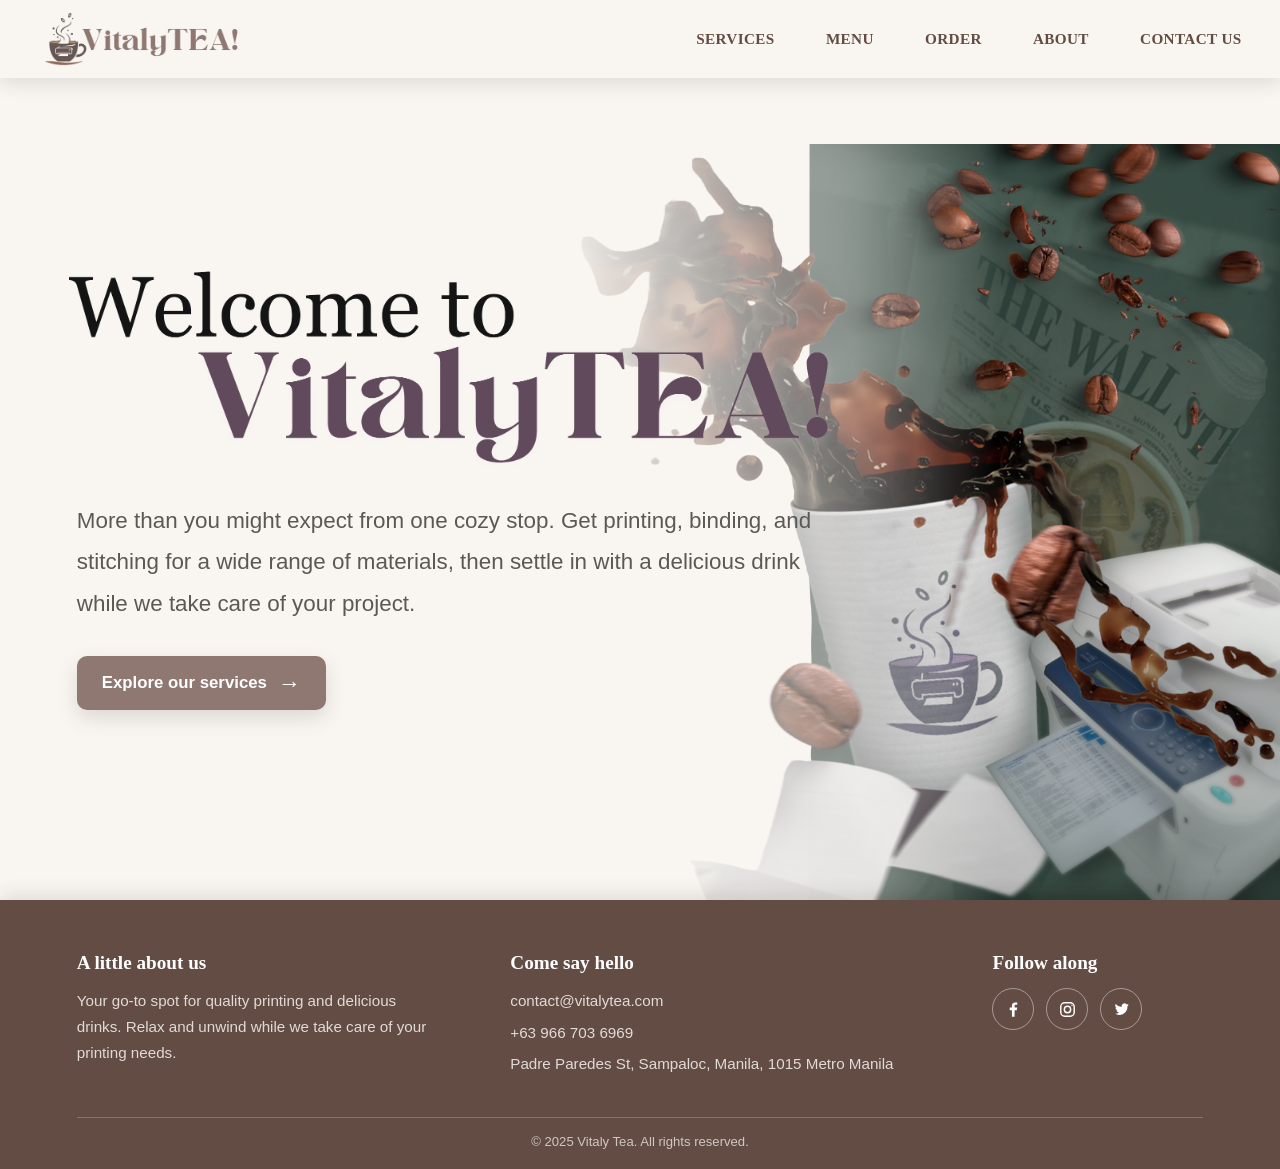
<file: VitalyTea_WebProject-1/index.html>
<!DOCTYPE html>
<html lang="en">
<head>
    <meta charset="UTF-8">
    <meta name="viewport" content="width=device-width, initial-scale=1.0">
    <meta name="theme-color" content="#f9f6f2">
    <meta name="description" content="Discover Vitaly Tea: quality printing services, delicious drinks, and a cozy place to unwind in Manila.">
    <title>Vitaly Tea | Printing, Drinks &amp; More</title>
    <link rel="stylesheet" href="styles/stylesindex.css">
    <link rel="icon" type="image/x-icon" href="images/LOGO2.png">
    <script defer src="script/scriptindex.js"></script>
</head>
<body>
    <nav class="navbar" aria-label="Main navigation">
        <a class="logo" href="index.html" aria-label="Vitaly Tea home">
            <img src="images/headerlogo.png" alt="Vitaly Tea">
        </a>
        <div class="nav-links" id="site-navigation">
            <a href="html/services.html">Services</a>
            <a href="html/menu.html">Menu</a>
            <a href="html/order.html">Order</a>
            <a href="html/about.html">About</a>
            <a href="html/contact.html">Contact us</a>
        </div>
        <button class="hamburger" type="button" aria-label="Open navigation menu" aria-expanded="false" aria-controls="site-navigation">
            <span></span>
            <span></span>
            <span></span>
        </button>
    </nav>

    <main>
        <section class="hero" aria-labelledby="welcome-heading">
            <img class="hero-art" src="images/homepage/hompag.png" alt="" fetchpriority="high">
            <div class="hero-products" aria-hidden="true">
                <span class="hero-product hero-product-one"><img src="images/menu/hd/cap.png" alt=""></span>
                <span class="hero-product hero-product-two"><img src="images/menu/cd/camac.png" alt=""></span>
                <span class="hero-product hero-product-three"><img src="images/menu/cd/brownsugg.png" alt=""></span>
                <span class="hero-product hero-product-four"><img src="images/menu/hd/hothcho.png" alt=""></span>
                <span class="hero-product hero-product-five"><img src="images/menu/cd/cncc.png" alt=""></span>
                <span class="hero-product hero-product-six"><img src="images/menu/cd/match.png" alt=""></span>
                <span class="hero-product hero-product-seven"><img src="images/menu/cd/strawb.png" alt=""></span>
                <span class="hero-product hero-product-eight"><img src="images/menu/hd/espp.png" alt=""></span>
                <span class="hero-product hero-product-nine"><img src="images/menu/cd/javac.png" alt=""></span>
                <span class="hero-product hero-product-ten"><img src="images/menu/cd/cbrw.png" alt=""></span>
                <span class="hero-product hero-product-eleven"><img src="images/menu/hd/cvwm.png" alt=""></span>
                <span class="hero-product hero-product-twelve"><img src="images/menu/cd/strawb.png" alt=""></span>
            </div>
            <div class="hero-copy">
                <h1 class="visually-hidden" id="welcome-heading">Welcome to Vitaly Tea</h1>
                <img class="welcome-image" src="images/homepage/wtv.png" alt="" fetchpriority="high">
                <p class="hero-description">
                    More than you might expect from one cozy stop. Get printing, binding, and stitching for a wide range of materials, then settle in with a delicious drink while we take care of your project.
                </p>
                <a class="explore-btn" href="html/services.html">Explore our services <span aria-hidden="true">→</span></a>
            </div>
        </section>
    </main>

    <footer class="footer" id="contact">
        <div class="footer-container">
            <section class="footer-section footer-about" aria-labelledby="footer-about-heading">
                <h2 id="footer-about-heading">A little about us</h2>
                <p>Your go-to spot for quality printing and delicious drinks. Relax and unwind while we take care of your printing needs.</p>
            </section>
            <section class="footer-section footer-contact" aria-labelledby="footer-contact-heading">
                <h2 id="footer-contact-heading">Come say hello</h2>
                <a href="https://mail.google.com/mail/?view=cm&amp;fs=1&amp;to=contact%40vitalytea.com">contact@vitalytea.com</a>
                <a href="tel:+639667036969">+63 966 703 6969</a>
                <a href="https://maps.app.goo.gl/7jKdA47HiwyaYrTX8" target="_blank" rel="noopener noreferrer">
                    Padre Paredes St, Sampaloc, Manila, 1015 Metro Manila
                </a>
            </section>
            <section class="footer-section footer-social" aria-labelledby="footer-social-heading">
                <h2 id="footer-social-heading">Follow along</h2>
                <div class="social-icons">
                    <a href="#" aria-label="Facebook">
                        <svg viewBox="0 0 24 24" aria-hidden="true"><path d="M13.4 21v-8.2h2.8l.4-3.2h-3.2v-2c0-.9.3-1.5 1.6-1.5h1.7V3.2c-.3 0-1.3-.2-2.5-.2-2.5 0-4.2 1.5-4.2 4.3v2.3H7.2v3.2H10V21h3.4Z"/></svg>
                    </a>
                    <a href="#" aria-label="Instagram">
                        <svg viewBox="0 0 24 24" aria-hidden="true"><rect x="3.5" y="3.5" width="17" height="17" rx="5"/><circle cx="12" cy="12" r="4"/><circle class="social-dot" cx="17.7" cy="6.7" r="1"/></svg>
                    </a>
                    <a href="#" aria-label="Twitter">
                        <svg viewBox="0 0 24 24" aria-hidden="true"><path d="M21.2 6.1a7.2 7.2 0 0 1-2.1.6 3.7 3.7 0 0 0 1.6-2 7.3 7.3 0 0 1-2.3.9 3.6 3.6 0 0 0-6.2 3.3 10.3 10.3 0 0 1-7.5-3.8 3.6 3.6 0 0 0 1.1 4.8 3.6 3.6 0 0 1-1.6-.4v.1a3.6 3.6 0 0 0 2.9 3.5 3.6 3.6 0 0 1-1.6.1 3.6 3.6 0 0 0 3.4 2.5 7.3 7.3 0 0 1-5.4 1.5 10.3 10.3 0 0 0 5.6 1.6c6.7 0 10.4-5.5 10.4-10.3v-.5a7.4 7.4 0 0 0 1.7-1.9Z"/></svg>
                    </a>
                </div>
            </section>
        </div>
        <div class="footer-bottom">
            <p>&copy; 2025 Vitaly Tea. All rights reserved.</p>
        </div>
    </footer>
</body>
</html>
</file>
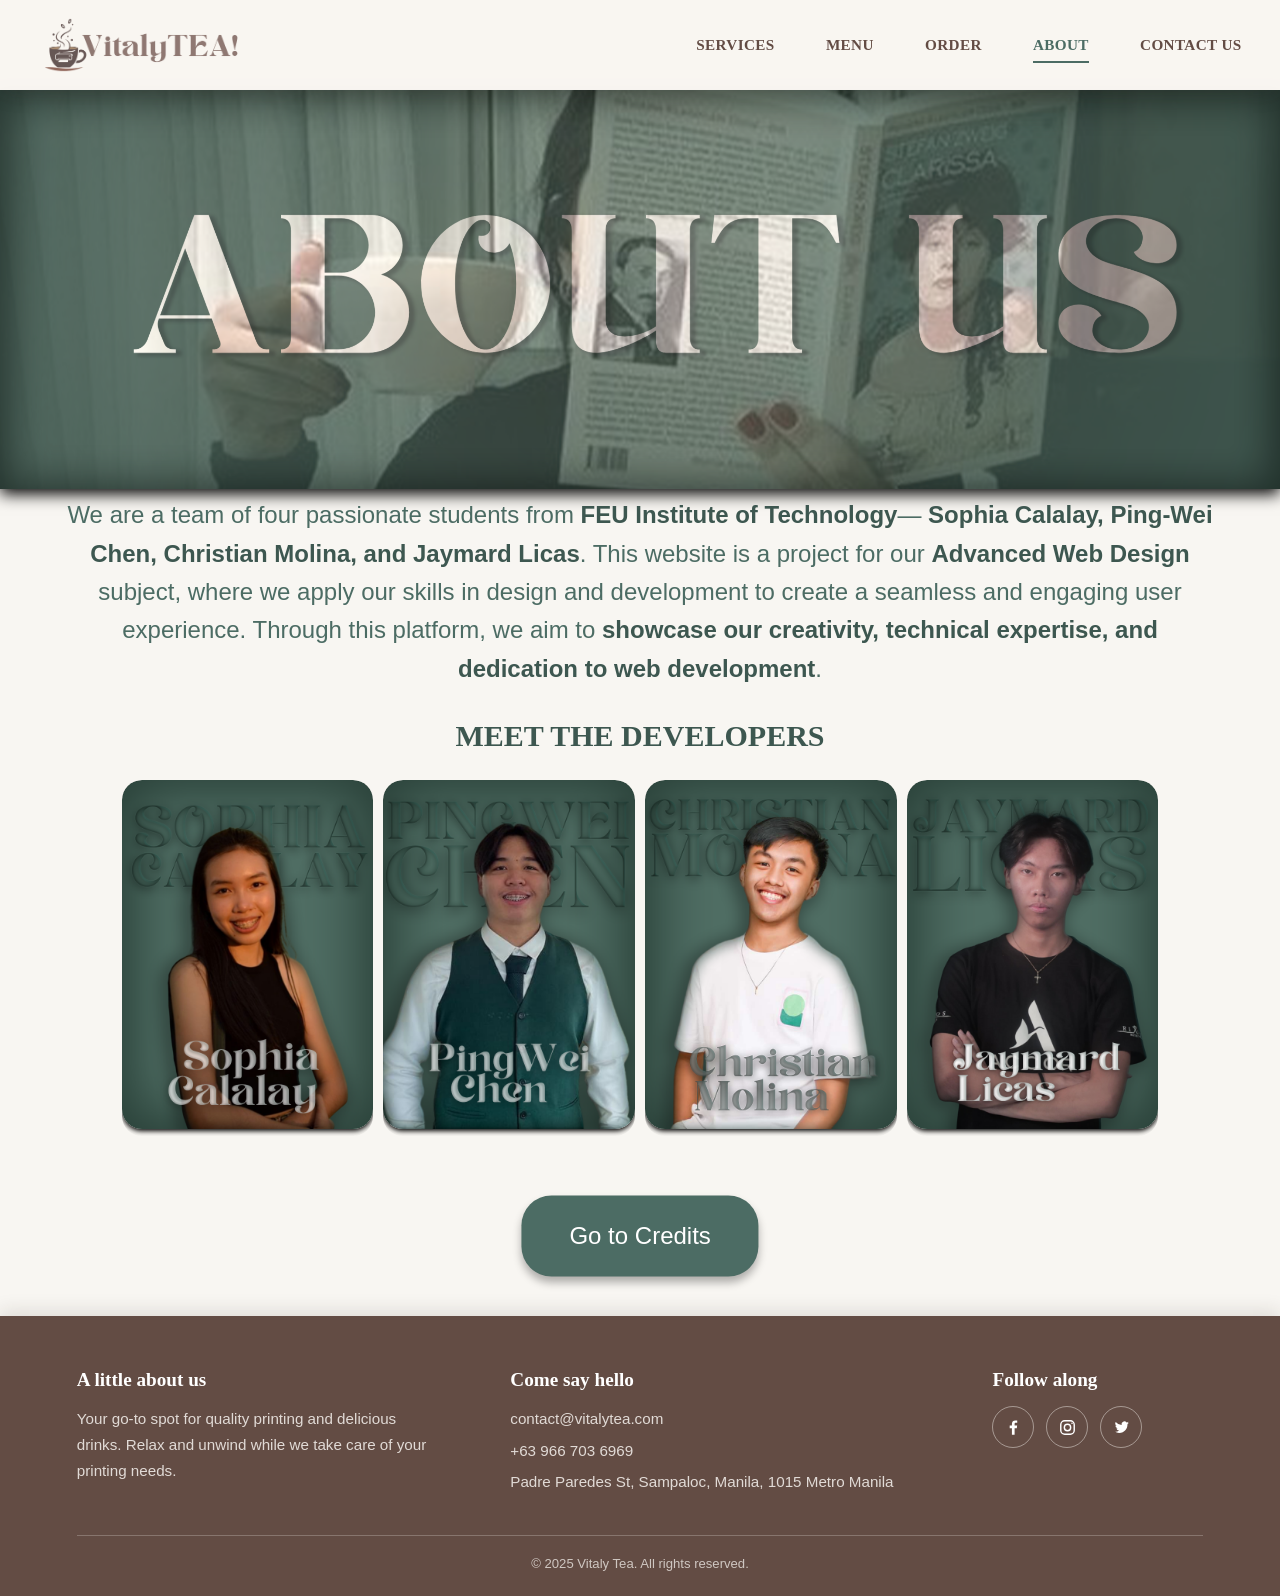
<file: VitalyTea_WebProject-1/html/about.html>
<!DOCTYPE html>
<html lang="en">
<head>
    <meta charset="UTF-8">
    <meta name="viewport" content="width=device-width, initial-scale=1.0">
    <title>About Us - VitalyTea</title>
    <link rel="stylesheet" href="../styles/stylesabout.css">
    <link rel="stylesheet" href="../styles/site-shell.css">
    <link rel="icon" type="image/x-icon" href="../images/LOGO2.png">
    <script defer src="../script/site-shell.js"></script>
</head>
<body class="about-page">
    <nav class="navbar" aria-label="Main navigation">
        <a class="logo" href="../index.html" aria-label="Vitaly Tea home">
            <img src="../images/headerlogo.png" alt="Vitaly Tea">
        </a>
        <div class="nav-links" id="site-navigation">
            <a href="services.html">Services</a>
            <a href="menu.html">Menu</a>
            <a href="order.html">Order</a>
            <a href="about.html" aria-current="page">About</a>
            <a href="contact.html">Contact us</a>
        </div>
        <button class="hamburger" type="button" aria-label="Open navigation menu" aria-expanded="false" aria-controls="site-navigation">
            <span></span>
            <span></span>
            <span></span>
        </button>
    </nav>

    <div id="bgAboutUs">
        <img id="bgAU" src="../images/about/ABOUT US.png" alt="About Vitaly Tea">
    </div>
    <div id="invi-line"></div>

    <main class="main">
        <p class="p1">
            We are a team of four passionate students from <b>FEU Institute of Technology</b>— <b>Sophia Calalay, Ping-Wei Chen,
            Christian Molina, and Jaymard Licas</b>. This website is a project for our <b>Advanced Web Design</b> subject, where we
            apply our skills in design and development to create a seamless and engaging user experience. Through this
            platform, we aim to <b>showcase our creativity, technical expertise, and dedication to web development</b>.
        </p>

        <div id="thirdPart">
            <h3 class="hDocu">MEET THE DEVELOPERS</h3>
            <div class="devPhoto">
                <div id="Sophia"><img src="../images/about/Pia.png" alt="Sophia"></div>
                <div id="PingWei"><img src="../images/about/PING.png" alt="Ping-Wei"></div>
                <div id="Christian"><img src="../images/about/Josua.png" alt="Christian"></div>
                <div id="Jaymard"><img src="../images/about/Jay.png" alt="Jaymard"></div>
            </div>
        </div>

        <div id="fourthPart">
            <a href="credits.html" class="credBut">Go to Credits</a>
        </div>
    </main>

    <footer class="footer">
        <div class="footer-container">
            <section class="footer-section">
                <h2>A little about us</h2>
                <p>Your go-to spot for quality printing and delicious drinks. Relax and unwind while we take care of your printing needs.</p>
            </section>
            <section class="footer-section footer-contact">
                <h2>Come say hello</h2>
                <a href="https://mail.google.com/mail/?view=cm&amp;fs=1&amp;to=contact%40vitalytea.com">contact@vitalytea.com</a>
                <a href="tel:+639667036969">+63 966 703 6969</a>
                <a href="https://maps.app.goo.gl/7jKdA47HiwyaYrTX8" target="_blank" rel="noopener noreferrer">Padre Paredes St, Sampaloc, Manila, 1015 Metro Manila</a>
            </section>
            <section class="footer-section footer-social">
                <h2>Follow along</h2>
                <div class="social-icons">
                    <a href="#" aria-label="Facebook"><svg viewBox="0 0 24 24" aria-hidden="true"><path d="M13.4 21v-8.2h2.8l.4-3.2h-3.2v-2c0-.9.3-1.5 1.6-1.5h1.7V3.2c-.3 0-1.3-.2-2.5-.2-2.5 0-4.2 1.5-4.2 4.3v2.3H7.2v3.2H10V21h3.4Z"/></svg></a>
                    <a href="#" aria-label="Instagram"><svg viewBox="0 0 24 24" aria-hidden="true"><rect x="3.5" y="3.5" width="17" height="17" rx="5"/><circle cx="12" cy="12" r="4"/><circle class="social-dot" cx="17.7" cy="6.7" r="1"/></svg></a>
                    <a href="#" aria-label="Twitter"><svg viewBox="0 0 24 24" aria-hidden="true"><path d="M21.2 6.1a7.2 7.2 0 0 1-2.1.6 3.7 3.7 0 0 0 1.6-2 7.3 7.3 0 0 1-2.3.9 3.6 3.6 0 0 0-6.2 3.3 10.3 10.3 0 0 1-7.5-3.8 3.6 3.6 0 0 0 1.1 4.8 3.6 3.6 0 0 1-1.6-.4v.1a3.6 3.6 0 0 0 2.9 3.5 3.6 3.6 0 0 1-1.6.1 3.6 3.6 0 0 0 3.4 2.5 7.3 7.3 0 0 1-5.4 1.5 10.3 10.3 0 0 0 5.6 1.6c6.7 0 10.4-5.5 10.4-10.3v-.5a7.4 7.4 0 0 0 1.7-1.9Z"/></svg></a>
                </div>
            </section>
        </div>
        <div class="footer-bottom">
            <p>&copy; 2025 Vitaly Tea. All rights reserved.</p>
        </div>
    </footer>
</body>
</html>
</file>
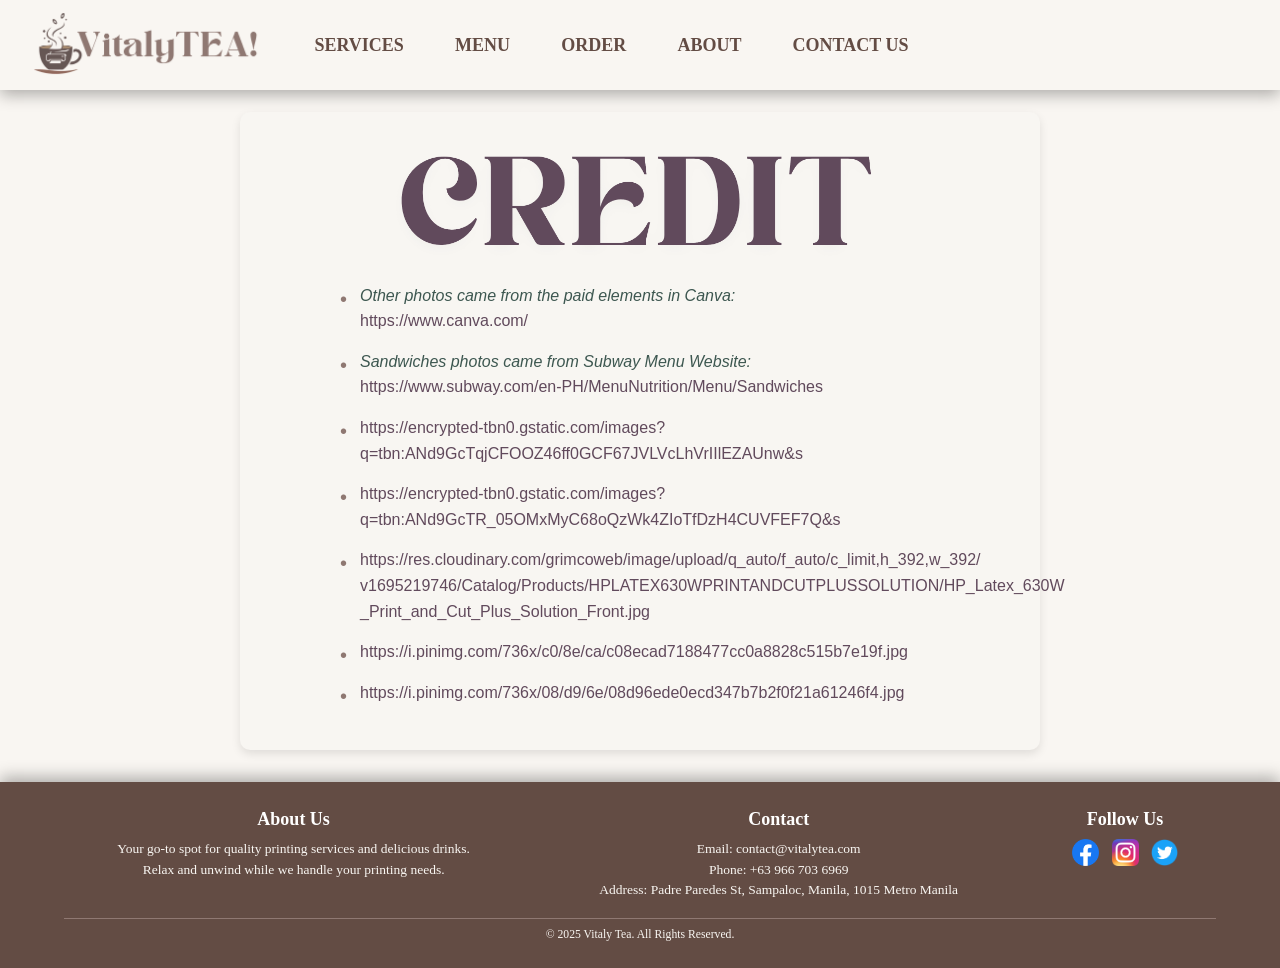
<file: VitalyTea_WebProject-1/html/credits.html>
<!DOCTYPE html>
<html lang="en">
<head>
    <meta charset="UTF-8">
    <meta name="viewport" content="width=device-width, initial-scale=1.0">
    <title>Home Page - VitalyTea </title>
    <link rel="stylesheet" href="../styles/stylescredit.css">
    <link rel="icon" type="image/x-icon" href="../images/LOGO2.png">
    <script defer src="../script/scriptcredit.js"></script>
</head>
    <body>
        <div style="user-select: none;" draggable="false" id="loader-container">
            <iframe src="loader.html" style="width: 100%; height: 100vh; border: none;"></iframe>
        </div>
        <nav class="navbar">
            <div class="logo">
                <a href="../index.html">
                    <img style="user-select: none;" draggable="false" src="../images/headerlogo.png">
                </a>
            </div>
            <div class="nav-links" style="user-select: none;" draggable="false">
                <a href="services.html">SERVICES</a>
                <a href="menu.html">MENU</a>
                <a href="order.html">ORDER</a>
                <a href="about.html">ABOUT</a>
                <a href="contact.html">CONTACT US</a>
            </div>
                            <div class="hamburger" onclick="toggleMenu()">
                                <span></span>
                                <span></span>
                                <span></span>
                            </div>
        </nav>
<div class="wrapper">
    <main>
        <div class="credits-container">
            <img src="../images/about/creditHead.png" alt="Credits Header">
            <ul class="reference">
                <li>
                    <i>Other photos came from the paid elements in Canva:</i>
                    <br>
                    <a href="https://www.canva.com/" target="_blank">https://www.canva.com/</a>
                </li>
                <li>
                    <i>Sandwiches photos came from Subway Menu Website:</i>
                    <br>
                    <a href="https://www.subway.com/en-PH/MenuNutrition/Menu/Sandwiches" target="_blank">
                        https://www.subway.com/en-PH/MenuNutrition/Menu/Sandwiches</a>
                </li>
                <li>
                    <a href="https://encrypted-tbn0.gstatic.com/images?q=tbn:ANd9GcTqjCFOOZ46ff0GCF67JVLVcLhVrIIlEZAUnw&s" target="_blank">
                        https://encrypted-tbn0.gstatic.com/images?q=tbn:ANd9GcTqjCFOOZ46ff0GCF67JVLVcLhVrIIlEZAUnw&s</a>
                </li>
                <li>
                    <a href="https://encrypted-tbn0.gstatic.com/images?q=tbn:ANd9GcTR_05OMxMyC68oQzWk4ZIoTfDzH4CUVFEF7Q&s" target="_blank">
                        https://encrypted-tbn0.gstatic.com/images?q=tbn:ANd9GcTR_05OMxMyC68oQzWk4ZIoTfDzH4CUVFEF7Q&s</a>
                </li>
                <li>
                    <a href="https://res.cloudinary.com/grimcoweb/image/upload/q_auto/f_auto/c_limit,h_392,w_392/v1695219746/Catalog/Products/HPLATEX630WPRINTANDCUTPLUSSOLUTION/HP_Latex_630W_Print_and_Cut_Plus_Solution_Front.jpg" target="_blank">
                        https://res.cloudinary.com/grimcoweb/image/upload/q_auto/f_auto/c_limit,h_392,w_392/<br>
                        v1695219746/Catalog/Products/HPLATEX630WPRINTANDCUTPLUSSOLUTION/HP_Latex_630W<br>
                        _Print_and_Cut_Plus_Solution_Front.jpg</a>
                </li>
                <li>
                    <a href="https://i.pinimg.com/736x/c0/8e/ca/c08ecad7188477cc0a8828c515b7e19f.jpg" target="_blank">
                        https://i.pinimg.com/736x/c0/8e/ca/c08ecad7188477cc0a8828c515b7e19f.jpg</a>
                </li>
                <li>
                    <a href="https://i.pinimg.com/736x/08/d9/6e/08d96ede0ecd347b7b2f0f21a61246f4.jpg" target="_blank">
                        https://i.pinimg.com/736x/08/d9/6e/08d96ede0ecd347b7b2f0f21a61246f4.jpg</a>
                </li>
            </ul>
        </div>
    </main>

    <footer class="footer">
        <div class="footer-container">
            <div class="footer-section">
                <h3>About Us</h3>
                <p>Your go-to spot for quality printing services and delicious drinks. Relax and unwind while we handle your printing needs.</p>
            </div>
            <div class="footer-section">
                <h3>Contact</h3>
                <p>Email: contact@vitalytea.com</p>
                <p>Phone: +63 966 703 6969 </p>
                <p>Address: Padre Paredes St, Sampaloc, Manila, 1015 Metro Manila</p>
            </div>
            <div class="footer-section">
                <h3>Follow Us</h3>
                <div class="social-icons">
                    <a href="#"><img src="../images/facebook.webp" alt="Facebook"></a>
                    <a href="#"><img src="../images/instagram.webp" alt="Instagram"></a>
                    <a href="#"><img src="../images/twitter.webp" alt="Twitter"></a>
                </div>
            </div>
        </div>
        <div class="footer-bottom">
            <p>&copy; 2025 Vitaly Tea. All Rights Reserved.</p>
        </div>
    </footer>
</div>
</body>
</html>
</file>
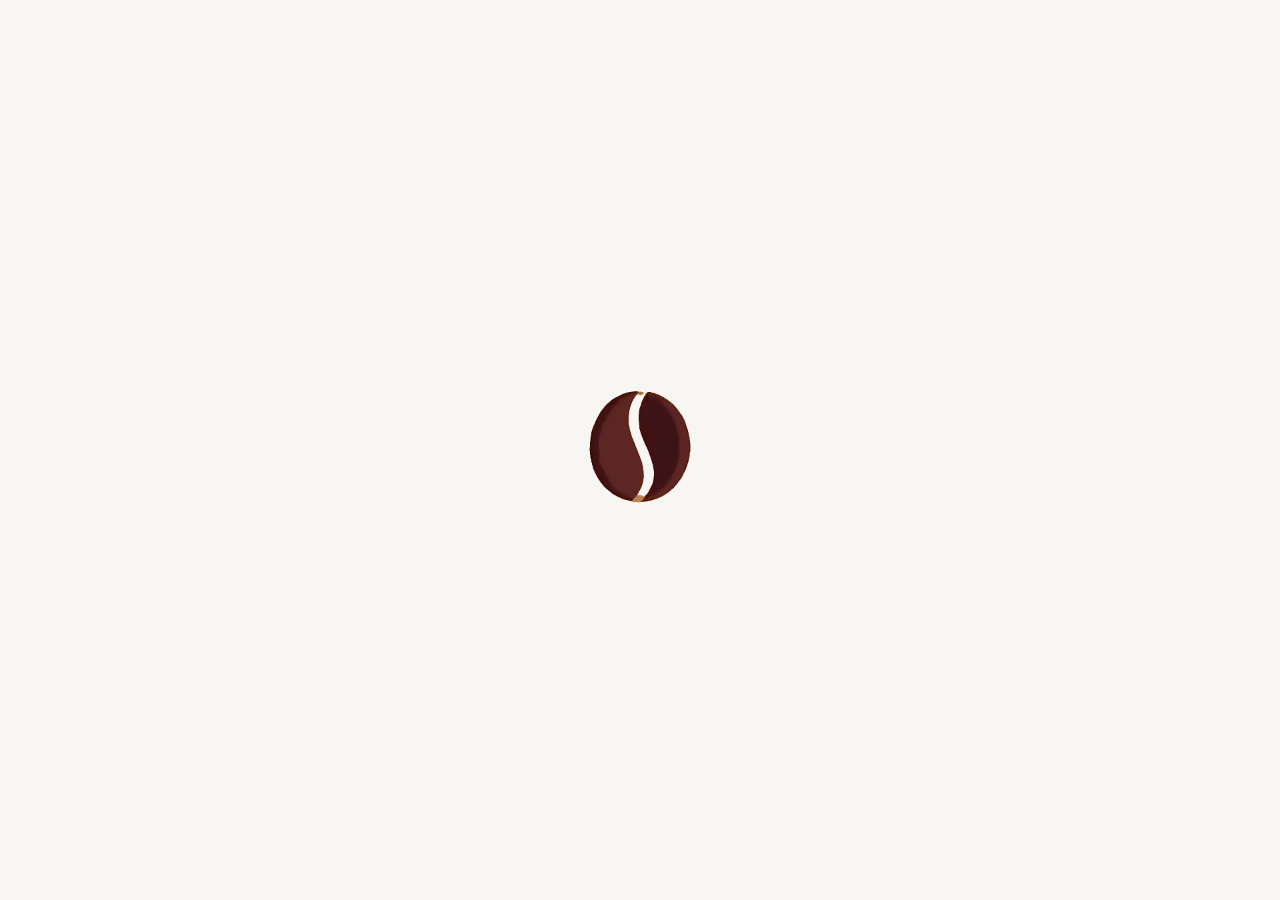
<file: VitalyTea_WebProject-1/html/loader.html>
<!DOCTYPE html>
<html lang="en">
<head>
    <meta charset="UTF-8">
    <meta name="viewport" content="width=device-width, initial-scale=1.0">
    <title>Cappuccino Loader</title>
    <style>
        body {
            margin: 0;
            padding: 0;
            display: flex;
            justify-content: center;
            align-items: center;
            height: 100vh;
            background-color: #f8f6f2;
            font-family: 'Arial', sans-serif;
            overflow: hidden;
            position: relative;
        }

        .loader-container {
            text-align: center;
            position: relative;
            z-index: 2;
        }

        .coffee-beans {
            position: absolute;
            top: 0;
            left: 0;
            width: 100%;
            height: 100%;
            z-index: 1;
            opacity: 0;
            animation: fadeBeans 4s infinite;
        }

        .coffee-bean {
            position: absolute;
            width: 20px;
            height: 10px;
            background-color: #4b3621;
            border-radius: 50%;
            transform: rotate(45deg);
            animation: floatBean 6s infinite ease-in-out;
        }

        #beanLoader {
            width: 50vw;
            height: auto;
        }

        .steam {
            position: absolute;
            top: -50px;
            left: 50%;
            transform: translateX(-50%);
            width: 40px;
            height: 80px;
            background-color: rgba(255, 255, 255, 0.8);
            border-radius: 50%;
            opacity: 0;
            animation: steamAnimation 3s infinite;
        }

        .steam::before,
        .steam::after {
            content: '';
            position: absolute;
            background-color: rgba(255, 255, 255, 0.8);
            border-radius: 50%;
        }

        .steam::before {
            width: 30px;
            height: 60px;
            top: -20px;
            left: 5px;
        }

        .steam::after {
            width: 20px;
            height: 40px;
            top: -40px;
            left: 10px;
        }

        .side-smoke {
            position: absolute;
            top: 50%;
            width: 20px;
            height: 60px;
            background-color: rgba(255, 255, 255, 0.6);
            border-radius: 50%;
            opacity: 0;
            animation: sideSmokeAnimation 4s infinite ease-in-out;
        }

        .side-smoke.left {
            left: 10%;
        }

        .side-smoke.right {
            right: 10%;
        }

        @keyframes fadeBeans {
            0% {
                opacity: 0;
            }
            50% {
                opacity: 1;
            }
            100% {
                opacity: 0;
            }
        }

        @keyframes floatBean {
            0% {
                transform: translateY(0) rotate(45deg);
            }
            50% {
                transform: translateY(-20px) rotate(45deg);
            }
            100% {
                transform: translateY(0) rotate(45deg);
            }
        }

        @keyframes steamAnimation {
            0% {
                opacity: 0;
                transform: translateX(-50%) translateY(0);
            }
            50% {
                opacity: 1;
                transform: translateX(-50%) translateY(-20px);
            }
            100% {
                opacity: 0;
                transform: translateX(-50%) translateY(-40px);
            }
        }

        @keyframes sideSmokeAnimation {
            0% {
                opacity: 0;
                transform: translateY(0) scale(0.5);
            }
            50% {
                opacity: 1;
                transform: translateY(-20px) scale(1);
            }
            100% {
                opacity: 0;
                transform: translateY(-40px) scale(0.5);
            }
        }

        @keyframes fadeInText {
            0% {
                opacity: 0;
            }
            100% {
                opacity: 1;
            }
        }
    </style>
</head>
<body>
    <div style="user-select: none;" draggable="false" class="loader-container">
        <img style="user-select: none;" draggable="false" id="beanLoader" src="../images/beanloader.gif">
        <div class="steam"></div>
        <div class="side-smoke left"></div>
        <div class="side-smoke right"></div>
    </div>

    <div class="coffee-beans">
        <div class="coffee-bean" style="top: 10%; left: 20%; animation-delay: 0s;"></div>
        <div class="coffee-bean" style="top: 30%; left: 80%; animation-delay: 1s;"></div>
        <div class="coffee-bean" style="top: 50%; left: 40%; animation-delay: 2s;"></div>
        <div class="coffee-bean" style="top: 70%; left: 60%; animation-delay: 3s;"></div>
        <div class="coffee-bean" style="top: 90%; left: 10%; animation-delay: 4s;"></div>
        <div class="coffee-bean" style="top: 20%; left: 50%; animation-delay: 0.5s;"></div>
        <div class="coffee-bean" style="top: 40%; left: 30%; animation-delay: 1.5s;"></div>
        <div class="coffee-bean" style="top: 60%; left: 70%; animation-delay: 2.5s;"></div>
        <div class="coffee-bean" style="top: 80%; left: 90%; animation-delay: 3.5s;"></div>
        <div class="coffee-bean" style="top: 15%; left: 10%; animation-delay: 0.2s;"></div>
    </div>

    <script>
        setTimeout(() => {
            document.querySelector('.printing-text').style.display = 'block';
        }, 3000); // Adjust the time to match the animation duration
    </script>
</body>
</html>
</file>
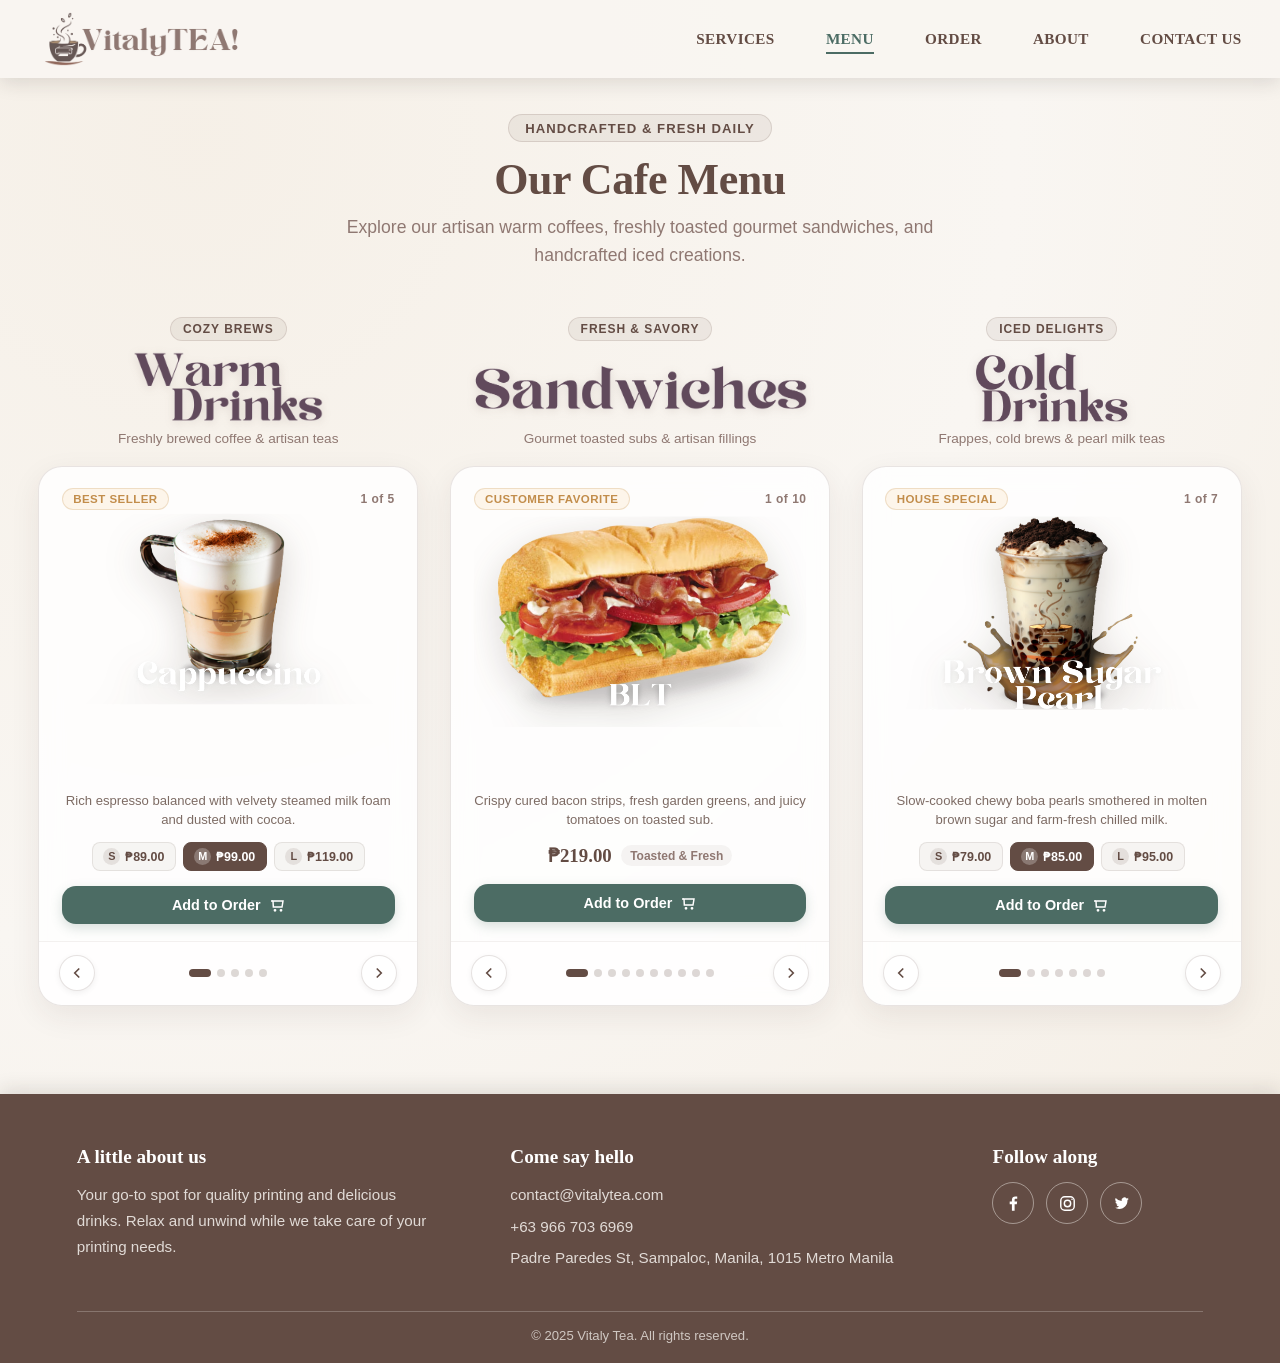
<file: VitalyTea_WebProject-1/html/menu.html>
<!DOCTYPE html>
<html lang="en">
<head>
    <meta charset="UTF-8">
    <meta name="viewport" content="width=device-width, initial-scale=1.0">
    <title>Menu - VitalyTea</title>
    <link rel="stylesheet" href="../styles/stylesmenu.css">
    <link rel="stylesheet" href="../styles/site-shell.css">
    <link rel="icon" type="image/x-icon" href="../images/LOGO2.png">
    <script defer src="../script/scriptmenu.js"></script>
    <script defer src="../script/site-shell.js"></script>
</head>
<body class="menu-page">
    <nav class="navbar" aria-label="Main navigation">
        <a class="logo" href="../index.html" aria-label="Vitaly Tea home">
            <img src="../images/headerlogo.png" alt="Vitaly Tea">
        </a>
        <div class="nav-links" id="site-navigation">
            <a href="services.html">Services</a>
            <a href="menu.html" aria-current="page">Menu</a>
            <a href="order.html">Order</a>
            <a href="about.html">About</a>
            <a href="contact.html">Contact us</a>
        </div>
        <button class="hamburger" type="button" aria-label="Open navigation menu" aria-expanded="false" aria-controls="site-navigation">
            <span></span>
            <span></span>
            <span></span>
        </button>
    </nav>

    <!-- Page Introduction Header -->
    <header class="menu-hero-header">
        <span class="menu-hero-tag">Handcrafted &amp; Fresh Daily</span>
        <h1 class="menu-hero-title">Our Cafe Menu</h1>
        <p class="menu-hero-subtitle">Explore our artisan warm coffees, freshly toasted gourmet sandwiches, and handcrafted iced creations.</p>
    </header>

    <!-- Main Carousel Grid Container -->
    <main class="carousel-container" role="region" aria-label="Menu categories">
        
        <!-- Category 1: Warm Drinks -->
        <section class="carousel-wrapper" aria-labelledby="cat-warm-drinks">
            <div class="category-header">
                <span class="category-badge">Cozy Brews</span>
                <div class="category-art-title">
                    <img class="category-img" src="../images/menu/warmdrinks.png" alt="Warm Drinks">
                </div>
                <p class="category-desc" id="cat-warm-drinks">Freshly brewed coffee &amp; artisan teas</p>
            </div>
            
            <div class="carousel" id="carousel1" role="region" aria-label="Warm Drinks Carousel">
                <div class="carousel-inner">
                    <!-- Item 1: Cappuccino -->
                    <article class="carousel-item menu-card product-drink warm-drink" id="item-cappuccino" data-name="Cappuccino" data-sizes='{"Small": 89.00, "Medium": 99.00, "Large": 119.00}'>
                        <div class="card-meta-bar">
                            <span class="product-badge">Best Seller</span>
                            <span class="item-index-counter">1 of 5</span>
                        </div>
                        <div class="product-crop-frame" title="Click to view options">
                            <img class="product-img" src="../images/menu/hd/cap.png" alt="Cappuccino">
                        </div>
                        <div class="product-details">
                            <p class="product-description">Rich espresso balanced with velvety steamed milk foam and dusted with cocoa.</p>
                            <div class="product-pricing" role="group" aria-label="Size options">
                                <span class="size-chip" data-size="Small"><span class="chip-label">S</span> ₱89.00</span>
                                <span class="size-chip is-active" data-size="Medium"><span class="chip-label">M</span> ₱99.00</span>
                                <span class="size-chip" data-size="Large"><span class="chip-label">L</span> ₱119.00</span>
                            </div>
                            <button class="add-to-cart-btn" type="button">
                                <span>Add to Order</span>
                                <svg viewBox="0 0 24 24" width="16" height="16" fill="none" stroke="currentColor" stroke-width="2.2"><path d="M6 6h15l-1.5 9h-13z"/><circle cx="9" cy="20" r="1"/><circle cx="18" cy="20" r="1"/><path d="M6 6H3"/></svg>
                            </button>
                        </div>
                    </article>

                    <!-- Item 2: Caramel White Mocha -->
                    <article class="carousel-item menu-card product-drink warm-drink" id="item-caramel-white-mocha" data-name="Caramel White Mocha" data-sizes='{"Small": 79.00, "Medium": 85.00, "Large": 95.00}'>
                        <div class="card-meta-bar">
                            <span class="product-badge">Sweet &amp; Creamy</span>
                            <span class="item-index-counter">2 of 5</span>
                        </div>
                        <div class="product-crop-frame" title="Click to view options">
                            <img class="product-img" src="../images/menu/hd/cvwm.png" alt="Caramel White Mocha">
                        </div>
                        <div class="product-details">
                            <p class="product-description">Smooth white chocolate mocha swirled with rich buttery caramel drizzle.</p>
                            <div class="product-pricing" role="group" aria-label="Size options">
                                <span class="size-chip" data-size="Small"><span class="chip-label">S</span> ₱79.00</span>
                                <span class="size-chip is-active" data-size="Medium"><span class="chip-label">M</span> ₱85.00</span>
                                <span class="size-chip" data-size="Large"><span class="chip-label">L</span> ₱95.00</span>
                            </div>
                            <button class="add-to-cart-btn" type="button">
                                <span>Add to Order</span>
                                <svg viewBox="0 0 24 24" width="16" height="16" fill="none" stroke="currentColor" stroke-width="2.2"><path d="M6 6h15l-1.5 9h-13z"/><circle cx="9" cy="20" r="1"/><circle cx="18" cy="20" r="1"/><path d="M6 6H3"/></svg>
                            </button>
                        </div>
                    </article>

                    <!-- Item 3: Espresso -->
                    <article class="carousel-item menu-card product-drink warm-drink" id="item-espresso" data-name="Espresso" data-sizes='{"Small": 79.00, "Medium": 89.00, "Large": 99.00}'>
                        <div class="card-meta-bar">
                            <span class="product-badge">Bold &amp; Pure</span>
                            <span class="item-index-counter">3 of 5</span>
                        </div>
                        <div class="product-crop-frame" title="Click to view options">
                            <img class="product-img" src="../images/menu/hd/espp.png" alt="Espresso">
                        </div>
                        <div class="product-details">
                            <p class="product-description">Intense shot of freshly ground dark roast coffee beans topped with rich golden crema.</p>
                            <div class="product-pricing" role="group" aria-label="Size options">
                                <span class="size-chip" data-size="Small"><span class="chip-label">S</span> ₱79.00</span>
                                <span class="size-chip is-active" data-size="Medium"><span class="chip-label">M</span> ₱89.00</span>
                                <span class="size-chip" data-size="Large"><span class="chip-label">L</span> ₱99.00</span>
                            </div>
                            <button class="add-to-cart-btn" type="button">
                                <span>Add to Order</span>
                                <svg viewBox="0 0 24 24" width="16" height="16" fill="none" stroke="currentColor" stroke-width="2.2"><path d="M6 6h15l-1.5 9h-13z"/><circle cx="9" cy="20" r="1"/><circle cx="18" cy="20" r="1"/><path d="M6 6H3"/></svg>
                            </button>
                        </div>
                    </article>

                    <!-- Item 4: Hot Choco -->
                    <article class="carousel-item menu-card product-drink warm-drink" id="item-hot-choco" data-name="Hot Choco" data-sizes='{"Small": 89.00, "Medium": 99.00, "Large": 119.00}'>
                        <div class="card-meta-bar">
                            <span class="product-badge">Comfort Classic</span>
                            <span class="item-index-counter">4 of 5</span>
                        </div>
                        <div class="product-crop-frame" title="Click to view options">
                            <img class="product-img" src="../images/menu/hd/hothcho.png" alt="Hot Choco">
                        </div>
                        <div class="product-details">
                            <p class="product-description">Decadent cocoa melted with silky steamed whole milk for the ultimate cozy warmth.</p>
                            <div class="product-pricing" role="group" aria-label="Size options">
                                <span class="size-chip" data-size="Small"><span class="chip-label">S</span> ₱89.00</span>
                                <span class="size-chip is-active" data-size="Medium"><span class="chip-label">M</span> ₱99.00</span>
                                <span class="size-chip" data-size="Large"><span class="chip-label">L</span> ₱119.00</span>
                            </div>
                            <button class="add-to-cart-btn" type="button">
                                <span>Add to Order</span>
                                <svg viewBox="0 0 24 24" width="16" height="16" fill="none" stroke="currentColor" stroke-width="2.2"><path d="M6 6h15l-1.5 9h-13z"/><circle cx="9" cy="20" r="1"/><circle cx="18" cy="20" r="1"/><path d="M6 6H3"/></svg>
                            </button>
                        </div>
                    </article>

                    <!-- Item 5: Chai Tea -->
                    <article class="carousel-item menu-card product-drink warm-drink" id="item-chai-tea" data-name="Chai Tea" data-sizes='{"Small": 79.00, "Medium": 85.00, "Large": 95.00}'>
                        <div class="card-meta-bar">
                            <span class="product-badge">Spiced &amp; Herbal</span>
                            <span class="item-index-counter">5 of 5</span>
                        </div>
                        <div class="product-crop-frame" title="Click to view options">
                            <img class="product-img" src="../images/menu/hd/tete.png" alt="Chai Tea">
                        </div>
                        <div class="product-details">
                            <p class="product-description">Aromatic blend of black tea, cinnamon, cardamom and cloves infused with warm milk.</p>
                            <div class="product-pricing" role="group" aria-label="Size options">
                                <span class="size-chip" data-size="Small"><span class="chip-label">S</span> ₱79.00</span>
                                <span class="size-chip is-active" data-size="Medium"><span class="chip-label">M</span> ₱85.00</span>
                                <span class="size-chip" data-size="Large"><span class="chip-label">L</span> ₱95.00</span>
                            </div>
                            <button class="add-to-cart-btn" type="button">
                                <span>Add to Order</span>
                                <svg viewBox="0 0 24 24" width="16" height="16" fill="none" stroke="currentColor" stroke-width="2.2"><path d="M6 6h15l-1.5 9h-13z"/><circle cx="9" cy="20" r="1"/><circle cx="18" cy="20" r="1"/><path d="M6 6H3"/></svg>
                            </button>
                        </div>
                    </article>
                </div>

                <!-- Carousel Controls & Pagination -->
                <nav class="carousel-nav-bar" aria-label="Warm Drinks Navigation">
                    <button class="carousel-control prev" onclick="prevSlide('carousel1')" aria-label="Previous warm drink" type="button">
                        <svg viewBox="0 0 24 24"><path d="M15 18l-6-6 6-6"/></svg>
                    </button>
                    <div class="carousel-dots" aria-label="Slide indicators"></div>
                    <button class="carousel-control next" onclick="nextSlide('carousel1')" aria-label="Next warm drink" type="button">
                        <svg viewBox="0 0 24 24"><path d="M9 18l6-6-6-6"/></svg>
                    </button>
                </nav>
            </div>
        </section>

        <!-- Category 2: Sandwiches -->
        <section class="carousel-wrapper" aria-labelledby="cat-sandwiches">
            <div class="category-header">
                <span class="category-badge">Fresh &amp; Savory</span>
                <div class="category-art-title">
                    <img class="category-img" src="../images/menu/sandwiches.png" alt="Sandwiches">
                </div>
                <p class="category-desc" id="cat-sandwiches">Gourmet toasted subs &amp; artisan fillings</p>
            </div>

            <div class="carousel" id="carousel2" role="region" aria-label="Sandwiches Carousel">
                <div class="carousel-inner">
                    <!-- Sandwich 1: BLT -->
                    <article class="carousel-item menu-card product-sandwich" id="item-blt" data-name="BLT" data-price="219.00">
                        <div class="card-meta-bar">
                            <span class="product-badge">Customer Favorite</span>
                            <span class="item-index-counter">1 of 10</span>
                        </div>
                        <div class="product-crop-frame" title="Click to view options">
                            <img class="product-img" src="../images/menu/sd/bltt.png" alt="BLT Sandwich">
                        </div>
                        <div class="product-details">
                            <p class="product-description">Crispy cured bacon strips, fresh garden greens, and juicy tomatoes on toasted sub.</p>
                            <div class="product-pricing single-price">
                                <span class="price-badge-single">₱219.00</span>
                                <span class="serving-label">Toasted &amp; Fresh</span>
                            </div>
                            <button class="add-to-cart-btn" type="button">
                                <span>Add to Order</span>
                                <svg viewBox="0 0 24 24" width="16" height="16" fill="none" stroke="currentColor" stroke-width="2.2"><path d="M6 6h15l-1.5 9h-13z"/><circle cx="9" cy="20" r="1"/><circle cx="18" cy="20" r="1"/><path d="M6 6H3"/></svg>
                            </button>
                        </div>
                    </article>

                    <!-- Sandwich 2: Chicken Teriyaki -->
                    <article class="carousel-item menu-card product-sandwich" id="item-chicken-teriyaki" data-name="Chicken Teriyaki" data-price="225.00">
                        <div class="card-meta-bar">
                            <span class="product-badge">Savory Glazed</span>
                            <span class="item-index-counter">2 of 10</span>
                        </div>
                        <div class="product-crop-frame" title="Click to view options">
                            <img class="product-img" src="../images/menu/sd/ct.png" alt="Chicken Teriyaki Sandwich">
                        </div>
                        <div class="product-details">
                            <p class="product-description">Tender grilled chicken tossed in sweet-savory teriyaki reduction with sesame slaw.</p>
                            <div class="product-pricing single-price">
                                <span class="price-badge-single">₱225.00</span>
                                <span class="serving-label">Toasted &amp; Fresh</span>
                            </div>
                            <button class="add-to-cart-btn" type="button">
                                <span>Add to Order</span>
                                <svg viewBox="0 0 24 24" width="16" height="16" fill="none" stroke="currentColor" stroke-width="2.2"><path d="M6 6h15l-1.5 9h-13z"/><circle cx="9" cy="20" r="1"/><circle cx="18" cy="20" r="1"/><path d="M6 6H3"/></svg>
                            </button>
                        </div>
                    </article>

                    <!-- Sandwich 3: Egg Mayo -->
                    <article class="carousel-item menu-card product-sandwich" id="item-egg-mayo" data-name="Egg Mayo" data-price="200.00">
                        <div class="card-meta-bar">
                            <span class="product-badge">Creamy Delight</span>
                            <span class="item-index-counter">3 of 10</span>
                        </div>
                        <div class="product-crop-frame" title="Click to view options">
                            <img class="product-img" src="../images/menu/sd/em.png" alt="Egg Mayo Sandwich">
                        </div>
                        <div class="product-details">
                            <p class="product-description">Fluffy seasoned eggs whipped with Japanese Kewpie mayonnaise and cracked black pepper.</p>
                            <div class="product-pricing single-price">
                                <span class="price-badge-single">₱200.00</span>
                                <span class="serving-label">Toasted &amp; Fresh</span>
                            </div>
                            <button class="add-to-cart-btn" type="button">
                                <span>Add to Order</span>
                                <svg viewBox="0 0 24 24" width="16" height="16" fill="none" stroke="currentColor" stroke-width="2.2"><path d="M6 6h15l-1.5 9h-13z"/><circle cx="9" cy="20" r="1"/><circle cx="18" cy="20" r="1"/><path d="M6 6H3"/></svg>
                            </button>
                        </div>
                    </article>

                    <!-- Sandwich 4: Ham -->
                    <article class="carousel-item menu-card product-sandwich" id="item-ham" data-name="Ham" data-price="215.00">
                        <div class="card-meta-bar">
                            <span class="product-badge">Classic Deli</span>
                            <span class="item-index-counter">4 of 10</span>
                        </div>
                        <div class="product-crop-frame" title="Click to view options">
                            <img class="product-img" src="../images/menu/sd/hm.png" alt="Ham Sandwich">
                        </div>
                        <div class="product-details">
                            <p class="product-description">Sliced cured ham piled high with crisp green leaf lettuce and honey dijon mustard.</p>
                            <div class="product-pricing single-price">
                                <span class="price-badge-single">₱215.00</span>
                                <span class="serving-label">Toasted &amp; Fresh</span>
                            </div>
                            <button class="add-to-cart-btn" type="button">
                                <span>Add to Order</span>
                                <svg viewBox="0 0 24 24" width="16" height="16" fill="none" stroke="currentColor" stroke-width="2.2"><path d="M6 6h15l-1.5 9h-13z"/><circle cx="9" cy="20" r="1"/><circle cx="18" cy="20" r="1"/><path d="M6 6H3"/></svg>
                            </button>
                        </div>
                    </article>

                    <!-- Sandwich 5: Ham and Cheese -->
                    <article class="carousel-item menu-card product-sandwich" id="item-ham-and-cheese" data-name="Ham and Cheese" data-price="199.00">
                        <div class="card-meta-bar">
                            <span class="product-badge">Melted Favorite</span>
                            <span class="item-index-counter">5 of 10</span>
                        </div>
                        <div class="product-crop-frame" title="Click to view options">
                            <img class="product-img" src="../images/menu/sd/hac.png" alt="Ham and Cheese Sandwich">
                        </div>
                        <div class="product-details">
                            <p class="product-description">Warm savory ham layered with creamy melted sharp cheddar in a crusty bread pocket.</p>
                            <div class="product-pricing single-price">
                                <span class="price-badge-single">₱199.00</span>
                                <span class="serving-label">Toasted &amp; Fresh</span>
                            </div>
                            <button class="add-to-cart-btn" type="button">
                                <span>Add to Order</span>
                                <svg viewBox="0 0 24 24" width="16" height="16" fill="none" stroke="currentColor" stroke-width="2.2"><path d="M6 6h15l-1.5 9h-13z"/><circle cx="9" cy="20" r="1"/><circle cx="18" cy="20" r="1"/><path d="M6 6H3"/></svg>
                            </button>
                        </div>
                    </article>

                    <!-- Sandwich 6: Meatball Marinara -->
                    <article class="carousel-item menu-card product-sandwich" id="item-meatball-marinara" data-name="Meatball Marinara" data-price="225.00">
                        <div class="card-meta-bar">
                            <span class="product-badge">Hearty &amp; Warm</span>
                            <span class="item-index-counter">6 of 10</span>
                        </div>
                        <div class="product-crop-frame" title="Click to view options">
                            <img class="product-img" src="../images/menu/sd/mm.png" alt="Meatball Marinara Sandwich">
                        </div>
                        <div class="product-details">
                            <p class="product-description">Juicy Italian-style meatballs steeped in slow-simmered herb tomato marinara and herbs.</p>
                            <div class="product-pricing single-price">
                                <span class="price-badge-single">₱225.00</span>
                                <span class="serving-label">Toasted &amp; Fresh</span>
                            </div>
                            <button class="add-to-cart-btn" type="button">
                                <span>Add to Order</span>
                                <svg viewBox="0 0 24 24" width="16" height="16" fill="none" stroke="currentColor" stroke-width="2.2"><path d="M6 6h15l-1.5 9h-13z"/><circle cx="9" cy="20" r="1"/><circle cx="18" cy="20" r="1"/><path d="M6 6H3"/></svg>
                            </button>
                        </div>
                    </article>

                    <!-- Sandwich 7: Roasted Beef -->
                    <article class="carousel-item menu-card product-sandwich" id="item-roasted-beef" data-name="Roasted Beef" data-price="215.00">
                        <div class="card-meta-bar">
                            <span class="product-badge">Chef's Choice</span>
                            <span class="item-index-counter">7 of 10</span>
                        </div>
                        <div class="product-crop-frame" title="Click to view options">
                            <img class="product-img" src="../images/menu/sd/rb.png" alt="Roasted Beef Sandwich">
                        </div>
                        <div class="product-details">
                            <p class="product-description">Slow roasted beef shaved thin, accompanied by caramelized onions and garlic crema.</p>
                            <div class="product-pricing single-price">
                                <span class="price-badge-single">₱215.00</span>
                                <span class="serving-label">Toasted &amp; Fresh</span>
                            </div>
                            <button class="add-to-cart-btn" type="button">
                                <span>Add to Order</span>
                                <svg viewBox="0 0 24 24" width="16" height="16" fill="none" stroke="currentColor" stroke-width="2.2"><path d="M6 6h15l-1.5 9h-13z"/><circle cx="9" cy="20" r="1"/><circle cx="18" cy="20" r="1"/><path d="M6 6H3"/></svg>
                            </button>
                        </div>
                    </article>

                    <!-- Sandwich 8: Spicy Ham -->
                    <article class="carousel-item menu-card product-sandwich" id="item-spicy-ham" data-name="Spicy Ham" data-price="239.00">
                        <div class="card-meta-bar">
                            <span class="product-badge">Spicy Kick</span>
                            <span class="item-index-counter">8 of 10</span>
                        </div>
                        <div class="product-crop-frame" title="Click to view options">
                            <img class="product-img" src="../images/menu/sd/sh.png" alt="Spicy Ham Sandwich">
                        </div>
                        <div class="product-details">
                            <p class="product-description">Zesty peppered ham garnished with diced jalapeños, red onions, and sriracha mayo.</p>
                            <div class="product-pricing single-price">
                                <span class="price-badge-single">₱239.00</span>
                                <span class="serving-label">Toasted &amp; Fresh</span>
                            </div>
                            <button class="add-to-cart-btn" type="button">
                                <span>Add to Order</span>
                                <svg viewBox="0 0 24 24" width="16" height="16" fill="none" stroke="currentColor" stroke-width="2.2"><path d="M6 6h15l-1.5 9h-13z"/><circle cx="9" cy="20" r="1"/><circle cx="18" cy="20" r="1"/><path d="M6 6H3"/></svg>
                            </button>
                        </div>
                    </article>

                    <!-- Sandwich 9: Tuna -->
                    <article class="carousel-item menu-card product-sandwich" id="item-tuna" data-name="Tuna" data-price="209.00">
                        <div class="card-meta-bar">
                            <span class="product-badge">Ocean Fresh</span>
                            <span class="item-index-counter">9 of 10</span>
                        </div>
                        <div class="product-crop-frame" title="Click to view options">
                            <img class="product-img" src="../images/menu/sd/t.png" alt="Tuna Sandwich">
                        </div>
                        <div class="product-details">
                            <p class="product-description">Line-caught skipjack tuna flakes with diced celery, dill, and light lemon dressing.</p>
                            <div class="product-pricing single-price">
                                <span class="price-badge-single">₱209.00</span>
                                <span class="serving-label">Toasted &amp; Fresh</span>
                            </div>
                            <button class="add-to-cart-btn" type="button">
                                <span>Add to Order</span>
                                <svg viewBox="0 0 24 24" width="16" height="16" fill="none" stroke="currentColor" stroke-width="2.2"><path d="M6 6h15l-1.5 9h-13z"/><circle cx="9" cy="20" r="1"/><circle cx="18" cy="20" r="1"/><path d="M6 6H3"/></svg>
                            </button>
                        </div>
                    </article>

                    <!-- Sandwich 10: Veggie Greens -->
                    <article class="carousel-item menu-card product-sandwich" id="item-veggie-greens" data-name="Veggie Greens" data-price="229.00">
                        <div class="card-meta-bar">
                            <span class="product-badge">Healthy Choice</span>
                            <span class="item-index-counter">10 of 10</span>
                        </div>
                        <div class="product-crop-frame" title="Click to view options">
                            <img class="product-img" src="../images/menu/sd/vg.png" alt="Veggie Greens Sandwich">
                        </div>
                        <div class="product-details">
                            <p class="product-description">Fresh garden cucumbers, bell peppers, sliced avocado, and baby greens on wheat bread.</p>
                            <div class="product-pricing single-price">
                                <span class="price-badge-single">₱229.00</span>
                                <span class="serving-label">Toasted &amp; Fresh</span>
                            </div>
                            <button class="add-to-cart-btn" type="button">
                                <span>Add to Order</span>
                                <svg viewBox="0 0 24 24" width="16" height="16" fill="none" stroke="currentColor" stroke-width="2.2"><path d="M6 6h15l-1.5 9h-13z"/><circle cx="9" cy="20" r="1"/><circle cx="18" cy="20" r="1"/><path d="M6 6H3"/></svg>
                            </button>
                        </div>
                    </article>
                </div>

                <!-- Carousel Controls & Pagination -->
                <nav class="carousel-nav-bar" aria-label="Sandwiches Navigation">
                    <button class="carousel-control prev" onclick="prevSlide('carousel2')" aria-label="Previous sandwich" type="button">
                        <svg viewBox="0 0 24 24"><path d="M15 18l-6-6 6-6"/></svg>
                    </button>
                    <div class="carousel-dots" aria-label="Slide indicators"></div>
                    <button class="carousel-control next" onclick="nextSlide('carousel2')" aria-label="Next sandwich" type="button">
                        <svg viewBox="0 0 24 24"><path d="M9 18l6-6-6-6"/></svg>
                    </button>
                </nav>
            </div>
        </section>

        <!-- Category 3: Cold Drinks -->
        <section class="carousel-wrapper" aria-labelledby="cat-cold-drinks">
            <div class="category-header">
                <span class="category-badge">Iced Delights</span>
                <div class="category-art-title">
                    <img class="category-img" src="../images/menu/colddrinks.png" alt="Cold Drinks">
                </div>
                <p class="category-desc" id="cat-cold-drinks">Frappes, cold brews &amp; pearl milk teas</p>
            </div>

            <div class="carousel" id="carousel3" role="region" aria-label="Cold Drinks Carousel">
                <div class="carousel-inner">
                    <!-- Cold Drink 1: Brown Sugar Pearl -->
                    <article class="carousel-item menu-card product-drink cold-drink" id="item-brown-sugar-pearl" data-name="Brown Sugar Pearl" data-sizes='{"Small": 79.00, "Medium": 85.00, "Large": 95.00}'>
                        <div class="card-meta-bar">
                            <span class="product-badge">House Special</span>
                            <span class="item-index-counter">1 of 7</span>
                        </div>
                        <div class="product-crop-frame" title="Click to view options">
                            <img class="product-img" src="../images/menu/cd/brownsugg.png" alt="Brown Sugar Pearl">
                        </div>
                        <div class="product-details">
                            <p class="product-description">Slow-cooked chewy boba pearls smothered in molten brown sugar and farm-fresh chilled milk.</p>
                            <div class="product-pricing" role="group" aria-label="Size options">
                                <span class="size-chip" data-size="Small"><span class="chip-label">S</span> ₱79.00</span>
                                <span class="size-chip is-active" data-size="Medium"><span class="chip-label">M</span> ₱85.00</span>
                                <span class="size-chip" data-size="Large"><span class="chip-label">L</span> ₱95.00</span>
                            </div>
                            <button class="add-to-cart-btn" type="button">
                                <span>Add to Order</span>
                                <svg viewBox="0 0 24 24" width="16" height="16" fill="none" stroke="currentColor" stroke-width="2.2"><path d="M6 6h15l-1.5 9h-13z"/><circle cx="9" cy="20" r="1"/><circle cx="18" cy="20" r="1"/><path d="M6 6H3"/></svg>
                            </button>
                        </div>
                    </article>

                    <!-- Cold Drink 2: Cold Brew -->
                    <article class="carousel-item menu-card product-drink cold-drink" id="item-cold-brew" data-name="Cold Brew" data-sizes='{"Small": 79.00, "Medium": 85.00, "Large": 95.00}'>
                        <div class="card-meta-bar">
                            <span class="product-badge">18-Hour Steep</span>
                            <span class="item-index-counter">2 of 7</span>
                        </div>
                        <div class="product-crop-frame" title="Click to view options">
                            <img class="product-img" src="../images/menu/cd/cbrw.png" alt="Cold Brew">
                        </div>
                        <div class="product-details">
                            <p class="product-description">Single-origin coffee beans steeped cold for eighteen hours for naturally sweet, smooth notes.</p>
                            <div class="product-pricing" role="group" aria-label="Size options">
                                <span class="size-chip" data-size="Small"><span class="chip-label">S</span> ₱79.00</span>
                                <span class="size-chip is-active" data-size="Medium"><span class="chip-label">M</span> ₱85.00</span>
                                <span class="size-chip" data-size="Large"><span class="chip-label">L</span> ₱95.00</span>
                            </div>
                            <button class="add-to-cart-btn" type="button">
                                <span>Add to Order</span>
                                <svg viewBox="0 0 24 24" width="16" height="16" fill="none" stroke="currentColor" stroke-width="2.2"><path d="M6 6h15l-1.5 9h-13z"/><circle cx="9" cy="20" r="1"/><circle cx="18" cy="20" r="1"/><path d="M6 6H3"/></svg>
                            </button>
                        </div>
                    </article>

                    <!-- Cold Drink 3: Caramel Macchiato -->
                    <article class="carousel-item menu-card product-drink cold-drink" id="item-caramel-macchiato" data-name="Caramel Macchiato" data-sizes='{"Small": 89.00, "Medium": 99.00, "Large": 119.00}'>
                        <div class="card-meta-bar">
                            <span class="product-badge">Silky Layers</span>
                            <span class="item-index-counter">3 of 7</span>
                        </div>
                        <div class="product-crop-frame" title="Click to view options">
                            <img class="product-img" src="../images/menu/cd/camac.png" alt="Caramel Macchiato">
                        </div>
                        <div class="product-details">
                            <p class="product-description">Freshly pulled espresso layered over cold vanilla-scented milk and ribbons of caramel.</p>
                            <div class="product-pricing" role="group" aria-label="Size options">
                                <span class="size-chip" data-size="Small"><span class="chip-label">S</span> ₱89.00</span>
                                <span class="size-chip is-active" data-size="Medium"><span class="chip-label">M</span> ₱99.00</span>
                                <span class="size-chip" data-size="Large"><span class="chip-label">L</span> ₱119.00</span>
                            </div>
                            <button class="add-to-cart-btn" type="button">
                                <span>Add to Order</span>
                                <svg viewBox="0 0 24 24" width="16" height="16" fill="none" stroke="currentColor" stroke-width="2.2"><path d="M6 6h15l-1.5 9h-13z"/><circle cx="9" cy="20" r="1"/><circle cx="18" cy="20" r="1"/><path d="M6 6H3"/></svg>
                            </button>
                        </div>
                    </article>

                    <!-- Cold Drink 4: Cookies n Cream Frappe -->
                    <article class="carousel-item menu-card product-drink cold-drink" id="item-cookies-cream-frappe" data-name="Cookies n Cream Frappe" data-sizes='{"Small": 95.00, "Medium": 105.00, "Large": 115.00}'>
                        <div class="card-meta-bar">
                            <span class="product-badge">Decadent Crunch</span>
                            <span class="item-index-counter">4 of 7</span>
                        </div>
                        <div class="product-crop-frame" title="Click to view options">
                            <img class="product-img" src="../images/menu/cd/cncc.png" alt="Cookies n Cream Frappe">
                        </div>
                        <div class="product-details">
                            <p class="product-description">Blended vanilla cream and crushed chocolate sandwich cookies topped with whipped cream.</p>
                            <div class="product-pricing" role="group" aria-label="Size options">
                                <span class="size-chip" data-size="Small"><span class="chip-label">S</span> ₱95.00</span>
                                <span class="size-chip is-active" data-size="Medium"><span class="chip-label">M</span> ₱105.00</span>
                                <span class="size-chip" data-size="Large"><span class="chip-label">L</span> ₱115.00</span>
                            </div>
                            <button class="add-to-cart-btn" type="button">
                                <span>Add to Order</span>
                                <svg viewBox="0 0 24 24" width="16" height="16" fill="none" stroke="currentColor" stroke-width="2.2"><path d="M6 6h15l-1.5 9h-13z"/><circle cx="9" cy="20" r="1"/><circle cx="18" cy="20" r="1"/><path d="M6 6H3"/></svg>
                            </button>
                        </div>
                    </article>

                    <!-- Cold Drink 5: Java Chip Frappe -->
                    <article class="carousel-item menu-card product-drink cold-drink" id="item-java-chip-frappe" data-name="Java Chip Frappe" data-sizes='{"Small": 89.00, "Medium": 99.00, "Large": 119.00}'>
                        <div class="card-meta-bar">
                            <span class="product-badge">Mocha Crisp</span>
                            <span class="item-index-counter">5 of 7</span>
                        </div>
                        <div class="product-crop-frame" title="Click to view options">
                            <img class="product-img" src="../images/menu/cd/javac.png" alt="Java Chip Frappe">
                        </div>
                        <div class="product-details">
                            <p class="product-description">Espresso mocha blended with crunchy Belgian chocolate chips and dark cocoa drizzle.</p>
                            <div class="product-pricing" role="group" aria-label="Size options">
                                <span class="size-chip" data-size="Small"><span class="chip-label">S</span> ₱89.00</span>
                                <span class="size-chip is-active" data-size="Medium"><span class="chip-label">M</span> ₱99.00</span>
                                <span class="size-chip" data-size="Large"><span class="chip-label">L</span> ₱119.00</span>
                            </div>
                            <button class="add-to-cart-btn" type="button">
                                <span>Add to Order</span>
                                <svg viewBox="0 0 24 24" width="16" height="16" fill="none" stroke="currentColor" stroke-width="2.2"><path d="M6 6h15l-1.5 9h-13z"/><circle cx="9" cy="20" r="1"/><circle cx="18" cy="20" r="1"/><path d="M6 6H3"/></svg>
                            </button>
                        </div>
                    </article>

                    <!-- Cold Drink 6: Matcha Latte -->
                    <article class="carousel-item menu-card product-drink cold-drink" id="item-matcha-latte" data-name="Matcha Latte" data-sizes='{"Small": 89.00, "Medium": 99.00, "Large": 119.00}'>
                        <div class="card-meta-bar">
                            <span class="product-badge">Ceremonial Uji</span>
                            <span class="item-index-counter">6 of 7</span>
                        </div>
                        <div class="product-crop-frame" title="Click to view options">
                            <img class="product-img" src="../images/menu/cd/match.png" alt="Matcha Latte">
                        </div>
                        <div class="product-details">
                            <p class="product-description">Stone-ground Japanese green tea ceremonial matcha whisked with chilled sweetened milk.</p>
                            <div class="product-pricing" role="group" aria-label="Size options">
                                <span class="size-chip" data-size="Small"><span class="chip-label">S</span> ₱89.00</span>
                                <span class="size-chip is-active" data-size="Medium"><span class="chip-label">M</span> ₱99.00</span>
                                <span class="size-chip" data-size="Large"><span class="chip-label">L</span> ₱119.00</span>
                            </div>
                            <button class="add-to-cart-btn" type="button">
                                <span>Add to Order</span>
                                <svg viewBox="0 0 24 24" width="16" height="16" fill="none" stroke="currentColor" stroke-width="2.2"><path d="M6 6h15l-1.5 9h-13z"/><circle cx="9" cy="20" r="1"/><circle cx="18" cy="20" r="1"/><path d="M6 6H3"/></svg>
                            </button>
                        </div>
                    </article>

                    <!-- Cold Drink 7: Strawberry Frappe -->
                    <article class="carousel-item menu-card product-drink cold-drink" id="item-strawberry-frappe" data-name="Strawberry Frappe" data-sizes='{"Small": 89.00, "Medium": 99.00, "Large": 119.00}'>
                        <div class="card-meta-bar">
                            <span class="product-badge">Berry Refresh</span>
                            <span class="item-index-counter">7 of 7</span>
                        </div>
                        <div class="product-crop-frame" title="Click to view options">
                            <img class="product-img" src="../images/menu/cd/strawb.png" alt="Strawberry Frappe">
                        </div>
                        <div class="product-details">
                            <p class="product-description">Wild field strawberries pureed with smooth chilled sweet cream and fruit reduction.</p>
                            <div class="product-pricing" role="group" aria-label="Size options">
                                <span class="size-chip" data-size="Small"><span class="chip-label">S</span> ₱89.00</span>
                                <span class="size-chip is-active" data-size="Medium"><span class="chip-label">M</span> ₱99.00</span>
                                <span class="size-chip" data-size="Large"><span class="chip-label">L</span> ₱119.00</span>
                            </div>
                            <button class="add-to-cart-btn" type="button">
                                <span>Add to Order</span>
                                <svg viewBox="0 0 24 24" width="16" height="16" fill="none" stroke="currentColor" stroke-width="2.2"><path d="M6 6h15l-1.5 9h-13z"/><circle cx="9" cy="20" r="1"/><circle cx="18" cy="20" r="1"/><path d="M6 6H3"/></svg>
                            </button>
                        </div>
                    </article>
                </div>

                <!-- Carousel Controls & Pagination -->
                <nav class="carousel-nav-bar" aria-label="Cold Drinks Navigation">
                    <button class="carousel-control prev" onclick="prevSlide('carousel3')" aria-label="Previous cold drink" type="button">
                        <svg viewBox="0 0 24 24"><path d="M15 18l-6-6 6-6"/></svg>
                    </button>
                    <div class="carousel-dots" aria-label="Slide indicators"></div>
                    <button class="carousel-control next" onclick="nextSlide('carousel3')" aria-label="Next cold drink" type="button">
                        <svg viewBox="0 0 24 24"><path d="M9 18l6-6-6-6"/></svg>
                    </button>
                </nav>
            </div>
        </section>
    </main>

    <!-- Floating Checkout Bar (Appears when cart has items) -->
    <aside id="checkoutBar" class="checkout-bar is-hidden" aria-label="Cart Summary Bar">
        <div class="checkout-bar-content">
            <div class="cart-summary-info">
                <span class="cart-icon-badge" aria-hidden="true">
                    <svg viewBox="0 0 24 24" width="20" height="20" fill="none" stroke="currentColor" stroke-width="2"><circle cx="9" cy="21" r="1"/><circle cx="20" cy="21" r="1"/><path d="M1 1h4l2.68 13.39a2 2 0 0 0 2 1.61h9.72a2 2 0 0 0 2-1.61L23 6H6"/></svg>
                    <span id="cartCountBadge" class="count-badge">0</span>
                </span>
                <div class="cart-text">
                    <span id="cartItemsText" class="cart-items-text">0 items selected</span>
                    <span id="cartTotalText" class="cart-total-text">₱0.00</span>
                </div>
            </div>
            <button id="checkoutButton" class="checkout-action-btn" type="button" onclick="window.location.href = 'order.html';">
                <span>Proceed to Checkout</span>
                <svg viewBox="0 0 24 24" width="18" height="18" fill="none" stroke="currentColor" stroke-width="2"><path d="M5 12h14M12 5l7 7-7 7"/></svg>
            </button>
        </div>
    </aside>

    <!-- Animated Feedback Toast Notification -->
    <div id="toastNotification" class="toast-notification" role="status" aria-live="polite">
        <div class="toast-icon" aria-hidden="true">✓</div>
        <div class="toast-body">
            <p id="toastMessage" class="toast-message">Item added to cart</p>
        </div>
        <a href="order.html" class="toast-link">View Cart</a>
    </div>

    <!-- Modern Order Modal -->
    <div id="itemModal" class="modal" role="dialog" aria-modal="true" aria-labelledby="modalItemName">
        <div class="modal-backdrop" onclick="closeModal()"></div>
        <div class="modal-dialog">
            <button class="modal-close" type="button" onclick="closeModal()" aria-label="Close dialog">&times;</button>
            <div class="modal-header">
                <span id="modalCategoryBadge" class="modal-category-badge">VitalyTea Menu</span>
                <h2 id="modalItemName" class="modal-title"></h2>
                <p id="modalItemDesc" class="modal-desc"></p>
            </div>
            <form id="itemForm" class="modal-form">
                <div id="modalSizeGroup" class="form-group size-group">
                    <label class="form-label">Select Size:</label>
                    <div id="sizeOptionsGrid" class="size-options-grid" role="radiogroup" aria-label="Select drink size"></div>
                    <select id="size" name="size" class="sr-only" aria-label="Hidden size select"></select>
                </div>

                <div class="form-group quantity-group">
                    <label class="form-label" for="quantity">Quantity:</label>
                    <div class="quantity-stepper">
                        <button type="button" class="stepper-btn" onclick="stepQuantity(-1)" aria-label="Decrease quantity">−</button>
                        <input type="number" id="quantity" name="quantity" min="1" max="99" value="1" readonly>
                        <button type="button" class="stepper-btn" onclick="stepQuantity(1)" aria-label="Increase quantity">+</button>
                    </div>
                </div>

                <div class="modal-price-summary">
                    <span class="price-summary-label">Total Amount:</span>
                    <span id="modalPrice" class="price-summary-val">₱0.00</span>
                </div>

                <div class="modal-actions">
                    <button type="button" class="btn-cancel" onclick="closeModal()">Cancel</button>
                    <button type="submit" class="btn-submit">
                        <svg viewBox="0 0 24 24" width="18" height="18" fill="none" stroke="currentColor" stroke-width="2"><path d="M6 6h15l-1.5 9h-13z"/><circle cx="9" cy="20" r="1"/><circle cx="18" cy="20" r="1"/><path d="M6 6H3"/></svg>
                        <span>Add to Cart</span>
                    </button>
                </div>
            </form>
        </div>
    </div>

    <!-- Hidden dummy element for sandwichModal to avoid breaking any legacy references -->
    <div id="sandwichModal" class="sr-only" aria-hidden="true"></div>

    <footer class="footer">
        <div class="footer-container">
            <section class="footer-section footer-about" aria-labelledby="footer-about-heading">
                <h2 id="footer-about-heading">A little about us</h2>
                <p>Your go-to spot for quality printing and delicious drinks. Relax and unwind while we take care of your printing needs.</p>
            </section>
            <section class="footer-section footer-contact" aria-labelledby="footer-contact-heading">
                <h2 id="footer-contact-heading">Come say hello</h2>
                <a href="https://mail.google.com/mail/?view=cm&amp;fs=1&amp;to=contact%40vitalytea.com">contact@vitalytea.com</a>
                <a href="tel:+639667036969">+63 966 703 6969</a>
                <a href="https://maps.app.goo.gl/7jKdA47HiwyaYrTX8" target="_blank" rel="noopener noreferrer">Padre Paredes St, Sampaloc, Manila, 1015 Metro Manila</a>
            </section>
            <section class="footer-section footer-social" aria-labelledby="footer-social-heading">
                <h2 id="footer-social-heading">Follow along</h2>
                <div class="social-icons">
                    <a href="#" aria-label="Facebook">
                        <svg viewBox="0 0 24 24" aria-hidden="true"><path d="M13.4 21v-8.2h2.8l.4-3.2h-3.2v-2c0-.9.3-1.5 1.6-1.5h1.7V3.2c-.3 0-1.3-.2-2.5-.2-2.5 0-4.2 1.5-4.2 4.3v2.3H7.2v3.2H10V21h3.4Z"/></svg>
                    </a>
                    <a href="#" aria-label="Instagram">
                        <svg viewBox="0 0 24 24" aria-hidden="true"><rect x="3.5" y="3.5" width="17" height="17" rx="5"/><circle cx="12" cy="12" r="4"/><circle class="social-dot" cx="17.7" cy="6.7" r="1"/></svg>
                    </a>
                    <a href="#" aria-label="Twitter">
                        <svg viewBox="0 0 24 24" aria-hidden="true"><path d="M21.2 6.1a7.2 7.2 0 0 1-2.1.6 3.7 3.7 0 0 0 1.6-2 7.3 7.3 0 0 1-2.3.9 3.6 3.6 0 0 0-6.2 3.3 10.3 10.3 0 0 1-7.5-3.8 3.6 3.6 0 0 0 1.1 4.8 3.6 3.6 0 0 1-1.6-.4v.1a3.6 3.6 0 0 0 2.9 3.5 3.6 3.6 0 0 1-1.6.1 3.6 3.6 0 0 0 3.4 2.5 7.3 7.3 0 0 1-5.4 1.5 10.3 10.3 0 0 0 5.6 1.6c6.7 0 10.4-5.5 10.4-10.3v-.5a7.4 7.4 0 0 0 1.7-1.9Z"/></svg>
                    </a>
                </div>
            </section>
        </div>
        <div class="footer-bottom">
            <p>&copy; 2025 Vitaly Tea. All rights reserved.</p>
        </div>
    </footer>
</body>
</html>
</file>
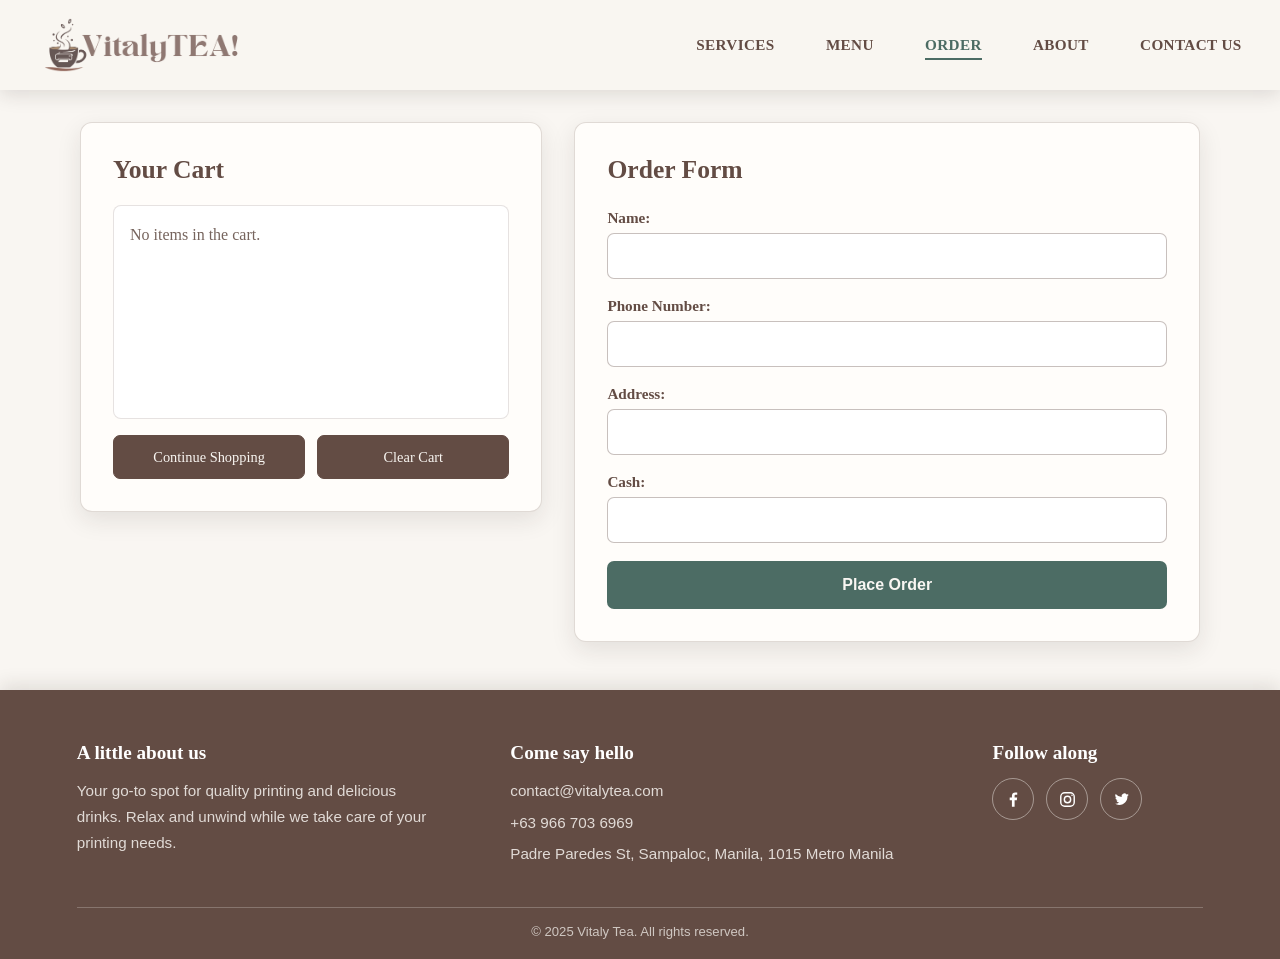
<file: VitalyTea_WebProject-1/html/order.html>
<!DOCTYPE html>
<html lang="en">
<head>
    <meta charset="UTF-8">
    <meta name="viewport" content="width=device-width, initial-scale=1.0">
    <title>Order Form - VitalyTea </title>
    <link rel="stylesheet" href="../styles/stylesorder.css">
    <link rel="stylesheet" href="../styles/site-shell.css">
    <link rel="icon" type="image/x-icon" href="../images/LOGO2.png">
    <script defer src="../script/scriptorder.js"></script>
    <script defer src="../script/site-shell.js"></script>
</head>
<body class="order-page">
    <nav class="navbar" aria-label="Main navigation">
        <a class="logo" href="../index.html" aria-label="Vitaly Tea home">
            <img src="../images/headerlogo.png" alt="Vitaly Tea">
        </a>
        <div class="nav-links" id="site-navigation">
            <a href="services.html">Services</a>
            <a href="menu.html">Menu</a>
            <a href="order.html" aria-current="page">Order</a>
            <a href="about.html">About</a>
            <a href="contact.html">Contact us</a>
        </div>
        <button class="hamburger" type="button" aria-label="Open navigation menu" aria-expanded="false" aria-controls="site-navigation">
            <span></span>
            <span></span>
            <span></span>
        </button>
    </nav>

    <main class="body-content">
        <section class="cart-container" aria-labelledby="cart-heading">
            <h1 id="cart-heading">Your Cart</h1>
            <div id="cartItemDetails" class="cart-items" aria-live="polite"></div>
            <div class="cart-actions">
                <a class="continue-shopping" href="menu.html">Continue Shopping</a>
                <button type="button" onclick="clearCart()">Clear Cart</button>
            </div>
        </section>
    
        <section class="form-section" aria-labelledby="order-heading">
            <form id="orderForm">
                <h2 id="order-heading">Order Form</h2>
                <div class="form-group">
                    <label for="name">Name:</label>
                    <input type="text" id="name" name="name" autocomplete="name" required>
                </div>
                <div class="form-group">
                    <label for="phone">Phone Number:</label>
                    <input type="tel" id="phone" name="phone" autocomplete="tel" required>
                </div>
                <div class="form-group">
                    <label for="address">Address:</label>
                    <input type="text" id="address" name="address" autocomplete="street-address" required>
                </div>
                <div class="form-group">
                    <label for="cash">Cash:</label>
                    <input type="number" id="cash" name="cash" min="0" step="0.01" inputmode="decimal" required>
                </div>
                <button type="submit">Place Order</button>
            </form>
        </section>
    </main>
    
    <footer class="footer">
        <div class="footer-container">
            <section class="footer-section">
                <h2>A little about us</h2>
                <p>Your go-to spot for quality printing and delicious drinks. Relax and unwind while we take care of your printing needs.</p>
            </section>
            <section class="footer-section footer-contact">
                <h2>Come say hello</h2>
                <a href="https://mail.google.com/mail/?view=cm&amp;fs=1&amp;to=contact%40vitalytea.com">contact@vitalytea.com</a>
                <a href="tel:+639667036969">+63 966 703 6969</a>
                <a href="https://maps.app.goo.gl/7jKdA47HiwyaYrTX8" target="_blank" rel="noopener noreferrer">Padre Paredes St, Sampaloc, Manila, 1015 Metro Manila</a>
            </section>
            <section class="footer-section footer-social">
                <h2>Follow along</h2>
                <div class="social-icons">
                    <a href="#" aria-label="Facebook"><svg viewBox="0 0 24 24" aria-hidden="true"><path d="M13.4 21v-8.2h2.8l.4-3.2h-3.2v-2c0-.9.3-1.5 1.6-1.5h1.7V3.2c-.3 0-1.3-.2-2.5-.2-2.5 0-4.2 1.5-4.2 4.3v2.3H7.2v3.2H10V21h3.4Z"/></svg></a>
                    <a href="#" aria-label="Instagram"><svg viewBox="0 0 24 24" aria-hidden="true"><rect x="3.5" y="3.5" width="17" height="17" rx="5"/><circle cx="12" cy="12" r="4"/><circle class="social-dot" cx="17.7" cy="6.7" r="1"/></svg></a>
                    <a href="#" aria-label="Twitter"><svg viewBox="0 0 24 24" aria-hidden="true"><path d="M21.2 6.1a7.2 7.2 0 0 1-2.1.6 3.7 3.7 0 0 0 1.6-2 7.3 7.3 0 0 1-2.3.9 3.6 3.6 0 0 0-6.2 3.3 10.3 10.3 0 0 1-7.5-3.8 3.6 3.6 0 0 0 1.1 4.8 3.6 3.6 0 0 1-1.6-.4v.1a3.6 3.6 0 0 0 2.9 3.5 3.6 3.6 0 0 1-1.6.1 3.6 3.6 0 0 0 3.4 2.5 7.3 7.3 0 0 1-5.4 1.5 10.3 10.3 0 0 0 5.6 1.6c6.7 0 10.4-5.5 10.4-10.3v-.5a7.4 7.4 0 0 0 1.7-1.9Z"/></svg></a>
                </div>
            </section>
        </div>
        <div class="footer-bottom">
            <p>&copy; 2025 Vitaly Tea. All rights reserved.</p>
        </div>
    </footer>

    <div id="receiptModal" class="modal">
        <div class="modal-content">
            <span class="close" onclick="closeModal()">&times;</span>
            <h2>Order Receipt</h2>
            <div id="receiptDetails">  </div>
            <button onclick="closeModal()">Close</button>
        </div>
    </div>
</body>
</html>
</file>
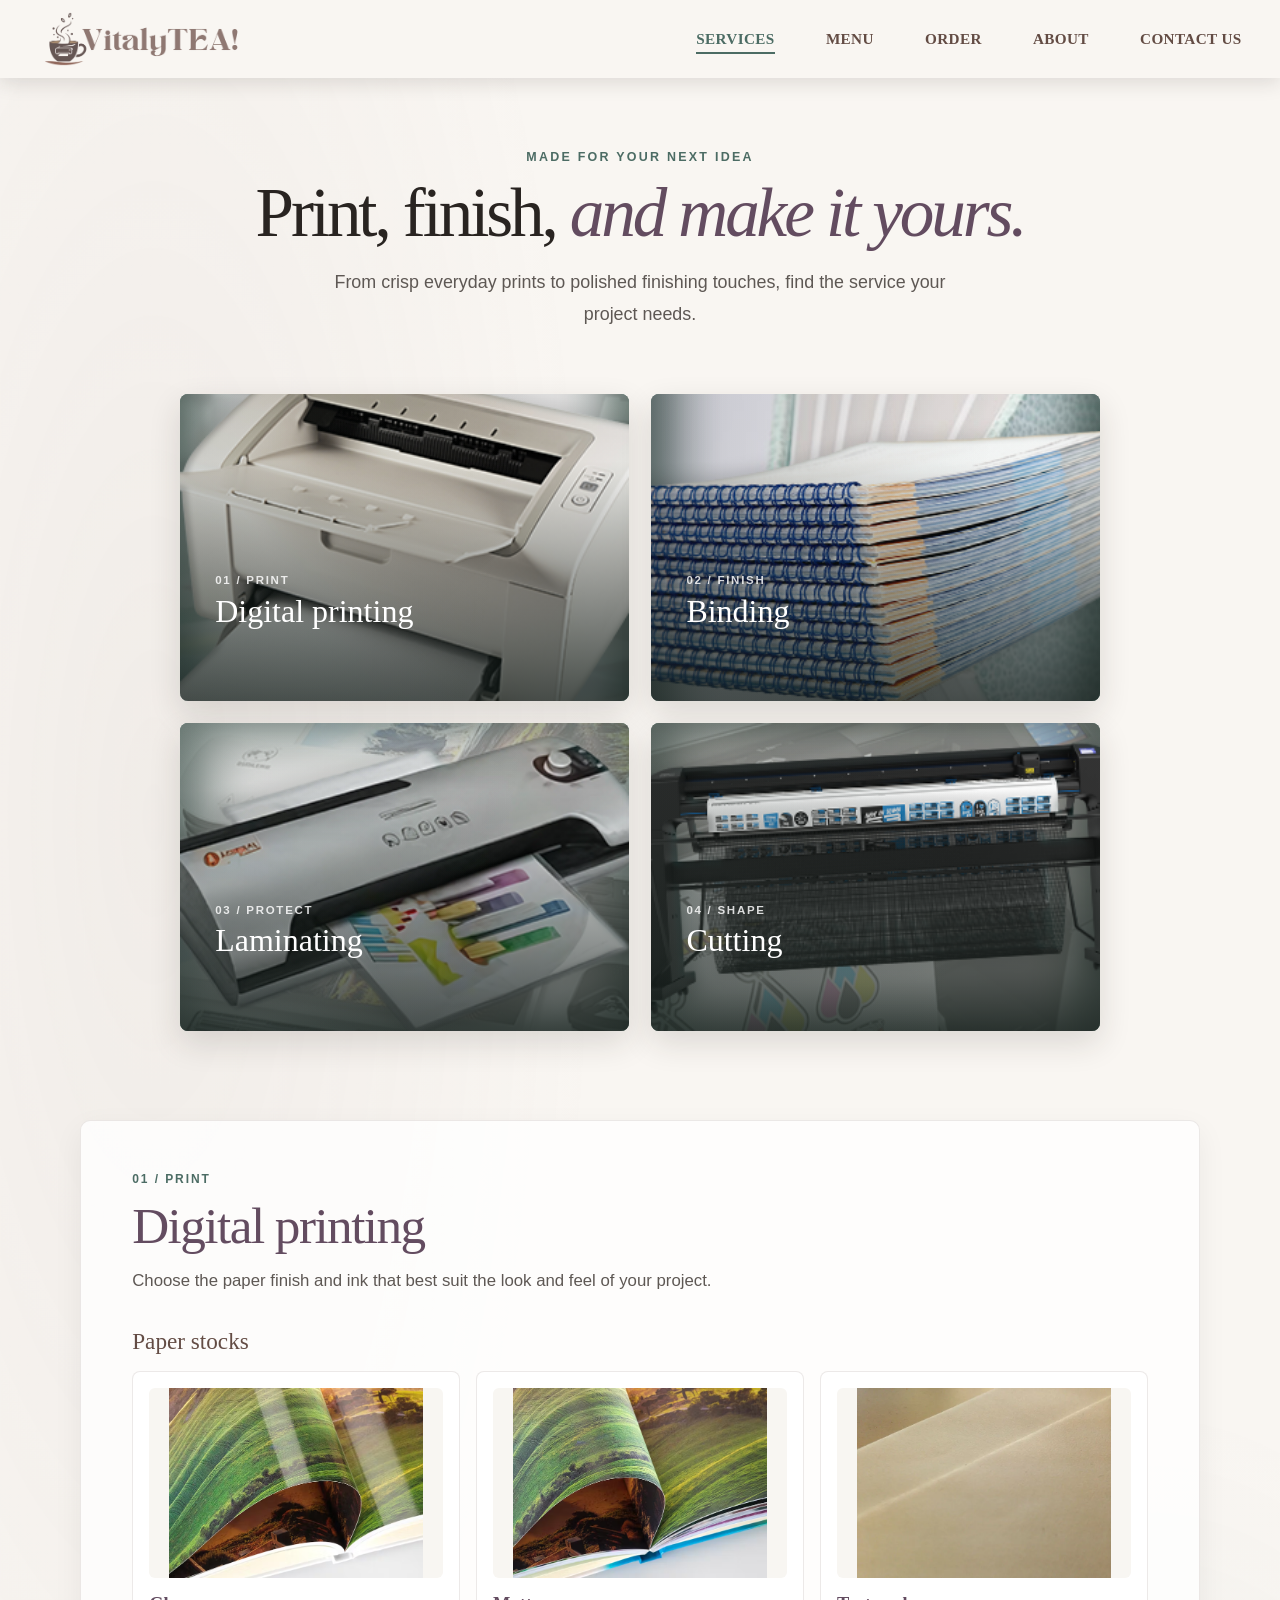
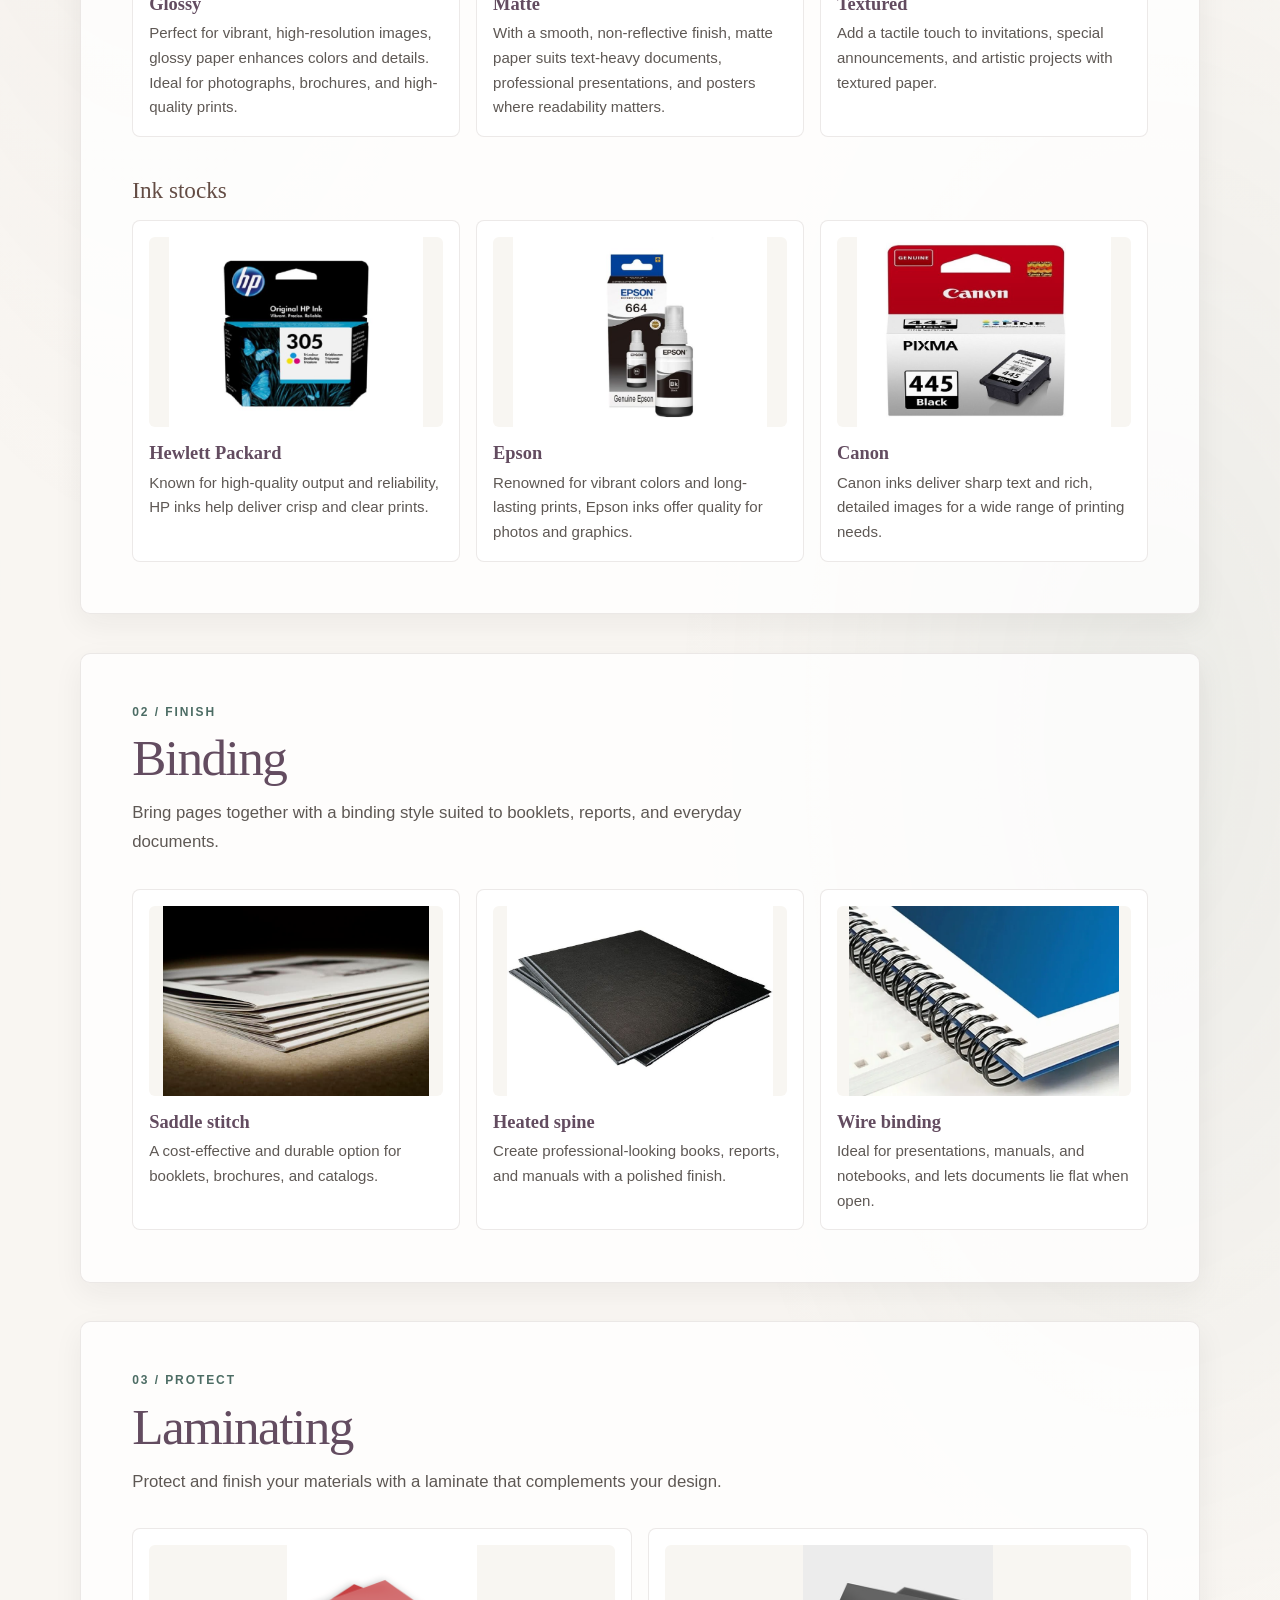
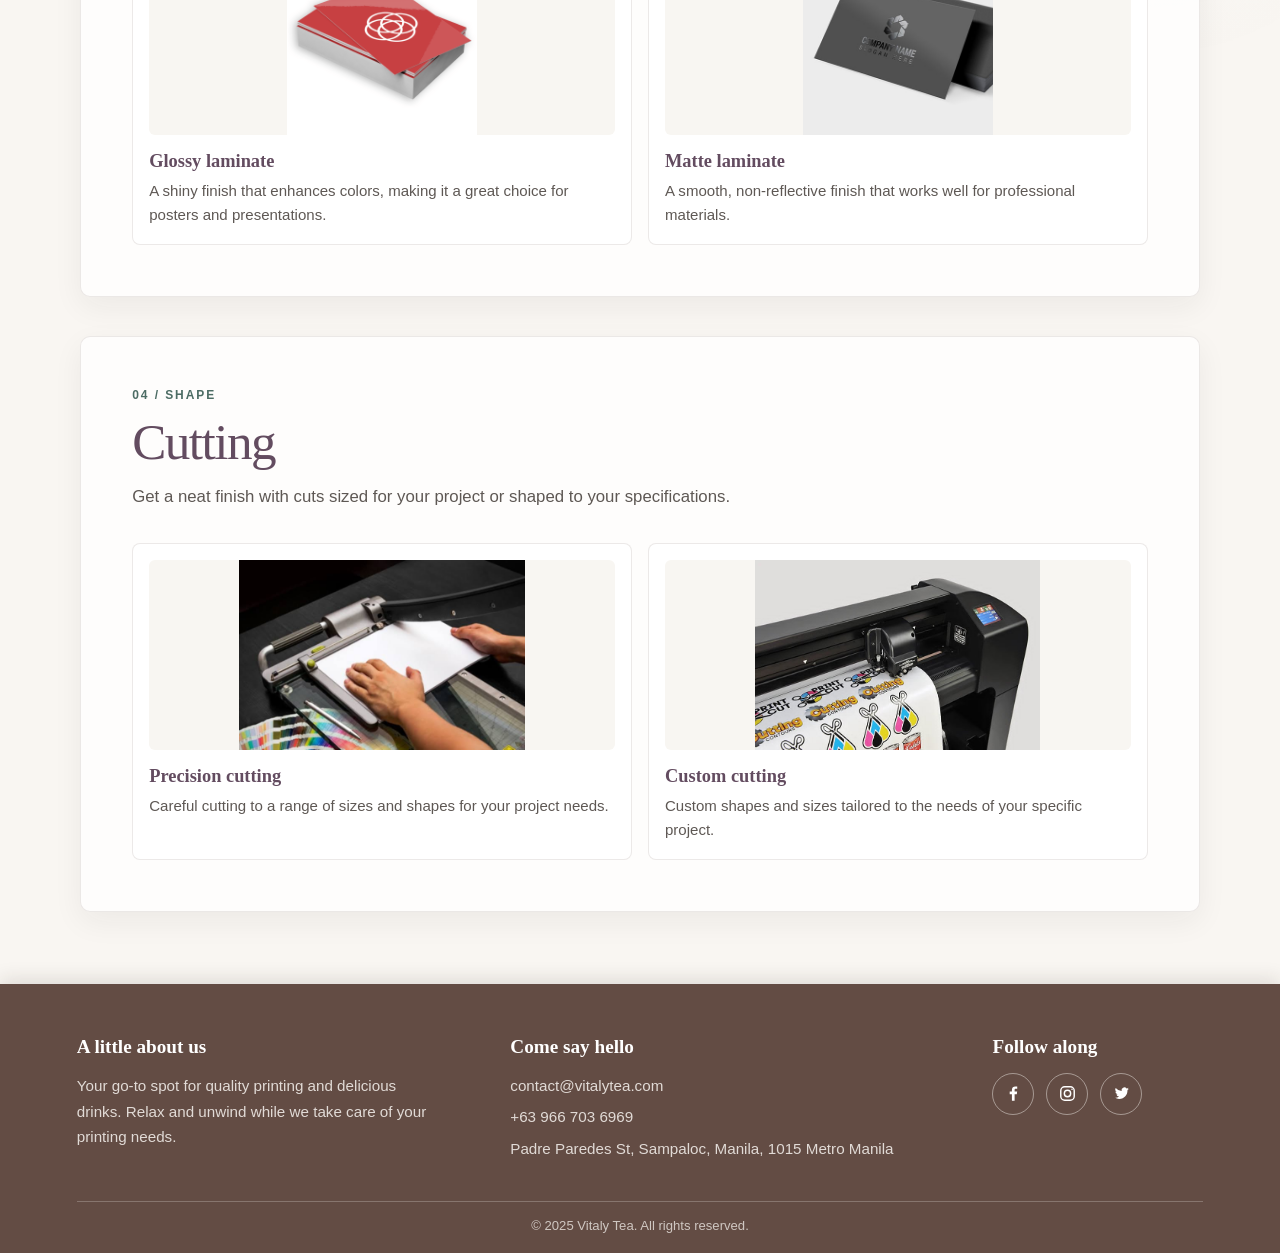
<file: VitalyTea_WebProject-1/html/services.html>
<!DOCTYPE html>
<html lang="en">
<head>
    <meta charset="UTF-8">
    <meta name="viewport" content="width=device-width, initial-scale=1.0">
    <meta name="theme-color" content="#f9f6f2">
    <meta name="description" content="Explore Vitaly Tea printing, binding, laminating, and cutting services in Manila.">
    <title>Printing &amp; More | Vitaly Tea Services</title>
    <link rel="stylesheet" href="../styles/stylesservices.css">
    <link rel="icon" href="../images/LOGO2.png">
    <script defer src="../script/scriptservices.js"></script>
</head>
<body>
    <nav class="navbar" aria-label="Main navigation">
        <a class="logo" href="../index.html" aria-label="Vitaly Tea home">
            <img src="../images/headerlogo.png" alt="Vitaly Tea">
        </a>
        <div class="nav-links" id="site-navigation">
            <a href="services.html" aria-current="page">Services</a>
            <a href="menu.html">Menu</a>
            <a href="order.html">Order</a>
            <a href="about.html">About</a>
            <a href="contact.html">Contact us</a>
        </div>
        <button class="hamburger" type="button" aria-label="Open navigation menu" aria-expanded="false" aria-controls="site-navigation">
            <span></span>
            <span></span>
            <span></span>
        </button>
    </nav>

    <main class="services-container">
        <section class="services-intro" aria-labelledby="services-heading">
            <p class="eyebrow">Made for your next idea</p>
            <h1 id="services-heading">Print, finish, <span>and make it yours.</span></h1>
            <p>From crisp everyday prints to polished finishing touches, find the service your project needs.</p>
        </section>

        <nav class="services-grid" aria-label="Jump to a service">
            <a class="service service-printing" href="#digital-printing">
                <img src="../images/services/printing.png" alt="">
                <span class="service-overlay" aria-hidden="true"></span>
                <span class="service-label"><span>01 / Print</span><strong>Digital printing</strong><span class="service-action">View details <span aria-hidden="true">↓</span></span></span>
            </a>

            <a class="service service-binding" href="#binding">
                <img src="../images/services/binding.png" alt="">
                <span class="service-overlay" aria-hidden="true"></span>
                <span class="service-label"><span>02 / Finish</span><strong>Binding</strong><span class="service-action">View details <span aria-hidden="true">↓</span></span></span>
            </a>

            <a class="service service-laminating" href="#laminating">
                <img src="../images/services/laminating.png" alt="">
                <span class="service-overlay" aria-hidden="true"></span>
                <span class="service-label"><span>03 / Protect</span><strong>Laminating</strong><span class="service-action">View details <span aria-hidden="true">↓</span></span></span>
            </a>

            <a class="service service-cutting" href="#cutting">
                <img src="../images/services/cutting.png" alt="">
                <span class="service-overlay" aria-hidden="true"></span>
                <span class="service-label"><span>04 / Shape</span><strong>Cutting</strong><span class="service-action">View details <span aria-hidden="true">↓</span></span></span>
            </a>
        </nav>

        <section class="service-details" aria-label="Service details">
            <article class="service-detail" id="digital-printing" aria-labelledby="printing-heading">
                <div class="service-detail-heading">
                    <p class="eyebrow">01 / Print</p>
                    <h2 id="printing-heading">Digital printing</h2>
                    <p>Choose the paper finish and ink that best suit the look and feel of your project.</p>
                </div>
                <div class="detail-group">
                    <h3>Paper stocks</h3>
                    <div class="detail-grid">
                        <article class="detail-card">
                            <img src="../images/services/glossy.avif" alt="Glossy paper finish">
                            <h4>Glossy</h4>
                            <p>Perfect for vibrant, high-resolution images, glossy paper enhances colors and details. Ideal for photographs, brochures, and high-quality prints.</p>
                        </article>
                        <article class="detail-card">
                            <img src="../images/services/matte.avif" alt="Matte paper finish">
                            <h4>Matte</h4>
                            <p>With a smooth, non-reflective finish, matte paper suits text-heavy documents, professional presentations, and posters where readability matters.</p>
                        </article>
                        <article class="detail-card">
                            <img src="../images/services/textured.webp" alt="Textured paper finish">
                            <h4>Textured</h4>
                            <p>Add a tactile touch to invitations, special announcements, and artistic projects with textured paper.</p>
                        </article>
                    </div>
                </div>
                <div class="detail-group">
                    <h3>Ink stocks</h3>
                    <div class="detail-grid">
                        <article class="detail-card">
                            <img src="../images/services/hewlett.jpg" alt="Hewlett Packard ink">
                            <h4>Hewlett Packard</h4>
                            <p>Known for high-quality output and reliability, HP inks help deliver crisp and clear prints.</p>
                        </article>
                        <article class="detail-card">
                            <img src="../images/services/epson.jpg" alt="Epson ink">
                            <h4>Epson</h4>
                            <p>Renowned for vibrant colors and long-lasting prints, Epson inks offer quality for photos and graphics.</p>
                        </article>
                        <article class="detail-card">
                            <img src="../images/services/canon.jpg" alt="Canon ink">
                            <h4>Canon</h4>
                            <p>Canon inks deliver sharp text and rich, detailed images for a wide range of printing needs.</p>
                        </article>
                    </div>
                </div>
            </article>

            <article class="service-detail" id="binding" aria-labelledby="binding-heading">
                <div class="service-detail-heading">
                    <p class="eyebrow">02 / Finish</p>
                    <h2 id="binding-heading">Binding</h2>
                    <p>Bring pages together with a binding style suited to booklets, reports, and everyday documents.</p>
                </div>
                <div class="detail-grid">
                    <article class="detail-card">
                        <img src="../images/services/saddlestitch.jpg" alt="Saddle stitch binding">
                        <h4>Saddle stitch</h4>
                        <p>A cost-effective and durable option for booklets, brochures, and catalogs.</p>
                    </article>
                    <article class="detail-card">
                        <img src="../images/services/heatedspine.jpg" alt="Heated spine binding">
                        <h4>Heated spine</h4>
                        <p>Create professional-looking books, reports, and manuals with a polished finish.</p>
                    </article>
                    <article class="detail-card">
                        <img src="../images/services/wir.webp" alt="Wire binding">
                        <h4>Wire binding</h4>
                        <p>Ideal for presentations, manuals, and notebooks, and lets documents lie flat when open.</p>
                    </article>
                </div>
            </article>

            <article class="service-detail" id="laminating" aria-labelledby="laminating-heading">
                <div class="service-detail-heading">
                    <p class="eyebrow">03 / Protect</p>
                    <h2 id="laminating-heading">Laminating</h2>
                    <p>Protect and finish your materials with a laminate that complements your design.</p>
                </div>
                <div class="detail-grid detail-grid-two">
                    <article class="detail-card">
                        <img src="../images/services/glosslaminate.png" alt="Glossy laminate finish">
                        <h4>Glossy laminate</h4>
                        <p>A shiny finish that enhances colors, making it a great choice for posters and presentations.</p>
                    </article>
                    <article class="detail-card">
                        <img src="../images/services/mattlaminate.jpg" alt="Matte laminate finish">
                        <h4>Matte laminate</h4>
                        <p>A smooth, non-reflective finish that works well for professional materials.</p>
                    </article>
                </div>
            </article>

            <article class="service-detail" id="cutting" aria-labelledby="cutting-heading">
                <div class="service-detail-heading">
                    <p class="eyebrow">04 / Shape</p>
                    <h2 id="cutting-heading">Cutting</h2>
                    <p>Get a neat finish with cuts sized for your project or shaped to your specifications.</p>
                </div>
                <div class="detail-grid detail-grid-two">
                    <article class="detail-card">
                        <img src="../images/services/pcut.jpg" alt="Precision paper cutting">
                        <h4>Precision cutting</h4>
                        <p>Careful cutting to a range of sizes and shapes for your project needs.</p>
                    </article>
                    <article class="detail-card">
                        <img src="../images/services/customcut.jpg" alt="Custom-shaped paper cutting">
                        <h4>Custom cutting</h4>
                        <p>Custom shapes and sizes tailored to the needs of your specific project.</p>
                    </article>
                </div>
            </article>
        </section>
    </main>

    <footer class="footer">
        <div class="footer-container">
            <section class="footer-section">
                <h2>A little about us</h2>
                <p>Your go-to spot for quality printing and delicious drinks. Relax and unwind while we take care of your printing needs.</p>
            </section>
            <section class="footer-section footer-contact">
                <h2>Come say hello</h2>
                <a href="https://mail.google.com/mail/?view=cm&amp;fs=1&amp;to=contact%40vitalytea.com">contact@vitalytea.com</a>
                <a href="tel:+639667036969">+63 966 703 6969</a>
                <a href="https://maps.app.goo.gl/7jKdA47HiwyaYrTX8" target="_blank" rel="noopener noreferrer">Padre Paredes St, Sampaloc, Manila, 1015 Metro Manila</a>
            </section>
            <section class="footer-section footer-social">
                <h2>Follow along</h2>
                <div class="social-icons">
                    <a href="#" aria-label="Facebook"><svg viewBox="0 0 24 24" aria-hidden="true"><path d="M13.4 21v-8.2h2.8l.4-3.2h-3.2v-2c0-.9.3-1.5 1.6-1.5h1.7V3.2c-.3 0-1.3-.2-2.5-.2-2.5 0-4.2 1.5-4.2 4.3v2.3H7.2v3.2H10V21h3.4Z"/></svg></a>
                    <a href="#" aria-label="Instagram"><svg viewBox="0 0 24 24" aria-hidden="true"><rect x="3.5" y="3.5" width="17" height="17" rx="5"/><circle cx="12" cy="12" r="4"/><circle class="social-dot" cx="17.7" cy="6.7" r="1"/></svg></a>
                    <a href="#" aria-label="Twitter"><svg viewBox="0 0 24 24" aria-hidden="true"><path d="M21.2 6.1a7.2 7.2 0 0 1-2.1.6 3.7 3.7 0 0 0 1.6-2 7.3 7.3 0 0 1-2.3.9 3.6 3.6 0 0 0-6.2 3.3 10.3 10.3 0 0 1-7.5-3.8 3.6 3.6 0 0 0 1.1 4.8 3.6 3.6 0 0 1-1.6-.4v.1a3.6 3.6 0 0 0 2.9 3.5 3.6 3.6 0 0 1-1.6.1 3.6 3.6 0 0 0 3.4 2.5 7.3 7.3 0 0 1-5.4 1.5 10.3 10.3 0 0 0 5.6 1.6c6.7 0 10.4-5.5 10.4-10.3v-.5a7.4 7.4 0 0 0 1.7-1.9Z"/></svg></a>
                </div>
            </section>
        </div>
        <div class="footer-bottom">
            <p>&copy; 2025 Vitaly Tea. All rights reserved.</p>
        </div>
    </footer>

</body>
</html>
</file>
<file: VitalyTea_WebProject-1/styles/stylesindex.css>
:root {
    color-scheme: light;
    --cream: #f9f6f2;
    --plum: #634c60;
    --brown: #634c44;
    --taupe: #8f7872;
    --green: #4c6c64;
    --ink: #292421;
    --muted: #5e5854;
}

* {
    box-sizing: border-box;
}

html {
    scroll-behavior: smooth;
}

body {
    display: flex;
    flex-direction: column;
    min-width: 320px;
    min-height: 100vh;
    margin: 0;
    background: var(--cream);
    color: var(--ink);
    font-family: "Trebuchet MS", "Lucida Sans Unicode", "Lucida Grande", Arial, sans-serif;
}

a {
    color: inherit;
}

a:focus-visible,
button:focus-visible {
    outline: 3px solid #b78c65;
    outline-offset: 4px;
}

.navbar {
    position: relative;
    z-index: 5;
    display: flex;
    align-items: center;
    justify-content: space-between;
    gap: 2rem;
    width: 100%;
    min-height: 78px;
    padding: 0 clamp(1.25rem, 3vw, 3rem);
    background: rgba(249, 246, 242, 0.96);
    box-shadow: 0 5px 18px rgba(42, 32, 28, 0.13);
}

.logo {
    display: inline-flex;
    flex: 0 0 auto;
    align-items: center;
}

.logo img {
    display: block;
    width: clamp(150px, 16vw, 220px);
    height: auto;
}

.nav-links {
    display: flex;
    align-items: center;
    gap: clamp(1.25rem, 4vw, 3.5rem);
}

.nav-links a {
    position: relative;
    padding: 0.5rem 0;
    color: var(--brown);
    font-family: Georgia, "Times New Roman", serif;
    font-size: 0.95rem;
    font-weight: 700;
    letter-spacing: 0.025em;
    text-decoration: none;
    text-transform: uppercase;
    transition: color 180ms ease;
}

.nav-links a::after {
    position: absolute;
    right: 0;
    bottom: 0.15rem;
    left: 0;
    height: 2px;
    background: var(--green);
    content: "";
    transform: scaleX(0);
    transform-origin: left;
    transition: transform 180ms ease;
}

.nav-links a:hover {
    color: var(--green);
}

.nav-links a:hover::after {
    transform: scaleX(1);
}

.hamburger {
    display: none;
    width: 44px;
    height: 44px;
    padding: 10px;
    border: 0;
    border-radius: 8px;
    background: transparent;
    cursor: pointer;
}

.hamburger span {
    display: block;
    width: 24px;
    height: 2px;
    margin: 5px 0;
    border-radius: 2px;
    background: var(--taupe);
    transition: transform 180ms ease, opacity 180ms ease;
}

.hamburger[aria-expanded="true"] span:first-child {
    transform: translateY(7px) rotate(45deg);
}

.hamburger[aria-expanded="true"] span:nth-child(2) {
    opacity: 0;
}

.hamburger[aria-expanded="true"] span:last-child {
    transform: translateY(-7px) rotate(-45deg);
}

main {
    flex: 1;
}

.hero {
    position: relative;
    display: flex;
    align-items: center;
    min-height: clamp(600px, calc(100svh - 78px), 850px);
    overflow: hidden;
    padding: clamp(3rem, 8vh, 6rem) clamp(1.5rem, 6vw, 6rem);
    background: var(--cream);
    isolation: isolate;
}

.hero-art {
    position: absolute;
    z-index: -2;
    right: 0;
    bottom: 0;
    width: auto;
    max-width: 56%;
    height: 100%;
    object-fit: contain;
    object-position: right bottom;
    pointer-events: none;
}

.hero-products {
    position: absolute;
    z-index: 0;
    inset: 0;
    overflow: hidden;
    pointer-events: none;
}

.hero-product {
    position: absolute;
    top: -18%;
    left: 5%;
    display: block;
    width: clamp(100px, 11vw, 150px);
    height: clamp(90px, 10vw, 135px);
    overflow: hidden;
    mix-blend-mode: multiply;
    opacity: 0;
    animation: product-fall 13s linear infinite;
}

.hero-product img {
    position: absolute;
    top: 0;
    left: 50%;
    width: auto;
    height: 185%;
    max-width: none;
    opacity: 0.9;
    transform: translateX(-50%);
}

.hero-product-two {
    left: 22%;
    --drift: 24px;
    animation-duration: 15s;
    animation-delay: -8s;
}

.hero-product-three {
    left: 39%;
    --drift: -18px;
    animation-duration: 17s;
    animation-delay: -5s;
}

.hero-product-four {
    left: 13%;
    --drift: -26px;
    animation-duration: 14s;
    animation-delay: -11s;
}

.hero-product-five {
    left: 32%;
    --drift: 20px;
    animation-duration: 16s;
    animation-delay: -2s;
}

.hero-product-six {
    left: 49%;
    --drift: -14px;
    animation-duration: 18s;
    animation-delay: -14s;
}

.hero-product-seven {
    left: 8%;
    --drift: 18px;
    animation-duration: 16s;
    animation-delay: -4s;
}

.hero-product-eight {
    left: 25%;
    --drift: -22px;
    animation-duration: 19s;
    animation-delay: -12s;
}

.hero-product-nine {
    left: 44%;
    --drift: 26px;
    animation-duration: 14s;
    animation-delay: -6s;
}

.hero-product-ten {
    left: 16%;
    --drift: 12px;
    animation-duration: 18s;
    animation-delay: -15s;
}

.hero-product-eleven {
    left: 36%;
    --drift: -16px;
    animation-duration: 15s;
    animation-delay: -9s;
}

.hero-product-twelve {
    left: 54%;
    --drift: 20px;
    animation-duration: 17s;
    animation-delay: -1s;
}

.hero::before {
    position: absolute;
    z-index: -1;
    inset: 0;
    background: linear-gradient(90deg, var(--cream) 0%, rgba(249, 246, 242, 0.98) 43%, rgba(249, 246, 242, 0.42) 67%, transparent 78%);
    content: "";
    pointer-events: none;
}

.hero-copy {
    position: relative;
    z-index: 1;
    width: min(68%, 850px);
    animation: hero-arrive 700ms cubic-bezier(0.2, 0.7, 0.25, 1) both;
}

.welcome-image {
    display: block;
    width: min(100%, 800px);
    height: auto;
    margin: 0 0 1.5rem -0.5rem;
}

.visually-hidden {
    position: absolute;
    width: 1px;
    height: 1px;
    padding: 0;
    overflow: hidden;
    clip: rect(0, 0, 0, 0);
    white-space: nowrap;
    border: 0;
    clip-path: inset(50%);
}

.hero-description {
    max-width: 760px;
    margin: 0;
    color: var(--muted);
    font-size: clamp(1.15rem, 1.75vw, 1.55rem);
    line-height: 1.85;
}

.explore-btn {
    display: inline-flex;
    align-items: center;
    justify-content: center;
    gap: 0.7rem;
    min-height: 54px;
    margin-top: 2rem;
    padding: 0.85rem 1.5rem;
    border: 1px solid transparent;
    border-radius: 10px;
    background: var(--taupe);
    box-shadow: 0 8px 20px rgba(74, 53, 47, 0.16);
    color: #fff;
    font-size: 1.05rem;
    font-weight: 700;
    text-decoration: none;
    transition: background 180ms ease, box-shadow 180ms ease, transform 180ms ease;
}

.explore-btn span {
    font-size: 1.35em;
    line-height: 0.8;
    transition: transform 180ms ease;
}

.explore-btn:hover {
    background: var(--green);
    box-shadow: 0 12px 24px rgba(41, 69, 61, 0.2);
    transform: translateY(-2px);
}

.explore-btn:hover span {
    transform: translateX(3px);
}

.hero-caption {
    position: absolute;
    right: clamp(1.5rem, 4vw, 4rem);
    bottom: 1.5rem;
    padding: 0.55rem 0.8rem;
    border: 1px solid rgba(249, 246, 242, 0.3);
    border-radius: 999px;
    background: rgba(49, 68, 61, 0.72);
    color: var(--cream);
    font-family: Georgia, "Times New Roman", serif;
    font-size: 0.9rem;
    font-style: italic;
    letter-spacing: 0.04em;
}

.footer {
    position: relative;
    padding: 3.25rem clamp(1.5rem, 6vw, 6rem) 1.25rem;
    background: var(--brown);
    box-shadow: 0 -5px 18px rgba(42, 32, 28, 0.12);
    color: var(--cream);
}

.footer-container {
    display: grid;
    grid-template-columns: 1.1fr 1.25fr 0.65fr;
    gap: clamp(2rem, 6vw, 6rem);
    max-width: 1280px;
    margin: 0 auto;
}

.footer-section h2 {
    margin: 0 0 0.9rem;
    color: #fff;
    font-family: Georgia, "Times New Roman", serif;
    font-size: 1.2rem;
}

.footer-section p,
.footer-section > a {
    color: rgba(249, 246, 242, 0.84);
    font-size: 0.95rem;
    line-height: 1.7;
}

.footer-section p {
    max-width: 34rem;
    margin: 0;
}

.footer-contact {
    display: flex;
    flex-direction: column;
    align-items: flex-start;
    gap: 0.35rem;
}

.footer-contact h2 {
    margin-bottom: 0.55rem;
}

.footer-contact > a {
    text-decoration: none;
    transition: color 160ms ease;
}

.footer-contact > a:hover {
    color: #fff;
}

.educational-note {
    display: block;
    color: rgba(249, 246, 242, 0.64);
    font-size: 0.8rem;
}

.social-icons {
    display: flex;
    gap: 0.75rem;
}

.social-icons a {
    display: grid;
    width: 42px;
    height: 42px;
    place-items: center;
    border: 1px solid rgba(249, 246, 242, 0.45);
    border-radius: 50%;
    color: #fff;
    transition: background 180ms ease, border-color 180ms ease, transform 180ms ease;
}

.social-icons a:hover {
    border-color: var(--cream);
    background: rgba(249, 246, 242, 0.14);
    transform: translateY(-3px);
}

.social-icons svg {
    width: 19px;
    height: 19px;
    fill: currentColor;
}

.social-icons a:nth-child(2) svg {
    fill: none;
    stroke: currentColor;
    stroke-width: 1.8;
}

.social-icons .social-dot {
    fill: currentColor;
    stroke: none;
}

.footer-bottom {
    max-width: 1280px;
    margin: 2.5rem auto 0;
    padding-top: 1rem;
    border-top: 1px solid rgba(249, 246, 242, 0.24);
    color: rgba(249, 246, 242, 0.72);
    font-size: 0.82rem;
    text-align: center;
}

.footer-bottom p {
    margin: 0;
}

.motion-ready .reveal {
    opacity: 0;
    transform: translateY(18px);
    transition: opacity 600ms ease, transform 600ms cubic-bezier(0.2, 0.7, 0.25, 1);
}

.motion-ready .reveal.is-visible {
    opacity: 1;
    transform: translateY(0);
}

@keyframes hero-arrive {
    from {
        opacity: 0;
        transform: translateY(18px);
    }
    to {
        opacity: 1;
        transform: translateY(0);
    }
}

@keyframes product-fall {
    0% {
        opacity: 0;
        transform: translate3d(0, 0, 0) rotate(-12deg);
    }
    10% {
        opacity: 0.16;
    }
    82% {
        opacity: 0.16;
    }
    100% {
        opacity: 0;
        transform: translate3d(var(--drift, 16px), 150vh, 0) rotate(18deg);
    }
}

@media (max-width: 900px) {
    .navbar {
        gap: 1rem;
    }

    .nav-links {
        gap: 1.5rem;
    }

    .nav-links a {
        font-size: 0.82rem;
    }

    .hero {
        min-height: 660px;
        padding-right: 3rem;
        padding-left: 3rem;
    }

    .hero-copy {
        width: 70%;
    }

    .hero-art {
        max-width: 60%;
    }

    .hero-product {
        left: 3%;
        width: clamp(86px, 15vw, 120px);
        height: clamp(78px, 14vw, 112px);
    }

    .hero-product-two,
    .hero-product-five {
        left: 27%;
    }

    .hero-product-three,
    .hero-product-six {
        left: 51%;
    }

    .hero-product-seven,
    .hero-product-ten {
        left: 8%;
    }

    .hero-product-eight,
    .hero-product-eleven {
        left: 34%;
    }

    .hero-product-nine,
    .hero-product-twelve {
        left: 60%;
    }

    .footer-container {
        grid-template-columns: 1fr 1.2fr;
        gap: 2.5rem;
    }
}

@media (max-width: 680px) {
    .navbar {
        min-height: 70px;
        padding: 0 1.1rem;
    }

    .logo img {
        width: 170px;
    }

    .hamburger {
        display: block;
    }

    .nav-links {
        position: absolute;
        top: 100%;
        right: 0;
        left: 0;
        display: flex;
        flex-direction: column;
        align-items: stretch;
        gap: 0;
        max-height: 0;
        padding: 0 1.5rem;
        overflow: hidden;
        visibility: hidden;
        background: var(--cream);
        box-shadow: 0 12px 15px rgba(42, 32, 28, 0.12);
        opacity: 0;
        transform: translateY(-8px);
        transition: max-height 260ms ease, opacity 180ms ease, padding 260ms ease, transform 180ms ease, visibility 180ms;
    }

    .nav-links.is-open {
        max-height: 360px;
        padding: 0.5rem 1.5rem 1rem;
        visibility: visible;
        opacity: 1;
        transform: translateY(0);
    }

    .nav-links a {
        padding: 0.85rem 0;
        border-bottom: 1px solid rgba(99, 76, 68, 0.12);
        font-size: 0.95rem;
    }

    .nav-links a:last-child {
        border-bottom: 0;
    }

    .nav-links a::after {
        display: none;
    }

    .hero {
        display: block;
        min-height: 0;
        padding: 4.5rem 1.4rem 3.5rem;
    }

    .hero-art {
        top: auto;
        right: -12%;
        bottom: 0;
        width: 100%;
        max-width: none;
        height: 48%;
        object-fit: cover;
        object-position: right bottom;
        opacity: 0.22;
    }

    .hero-product {
        left: 3%;
        width: clamp(75px, 22vw, 105px);
        height: clamp(68px, 20vw, 96px);
    }

    .hero-product-two,
    .hero-product-five {
        left: 34%;
    }

    .hero-product-three,
    .hero-product-six {
        left: 65%;
    }

    .hero-product-seven,
    .hero-product-ten {
        left: 3%;
    }

    .hero-product-eight,
    .hero-product-eleven {
        left: 34%;
    }

    .hero-product-nine,
    .hero-product-twelve {
        left: 65%;
    }

    .hero::before {
        background: linear-gradient(180deg, var(--cream) 0%, rgba(249, 246, 242, 0.97) 48%, rgba(249, 246, 242, 0.36) 100%);
    }

    .hero-copy {
        position: relative;
        width: 100%;
    }

    .welcome-image {
        width: min(100%, 640px);
        margin: 0 0 1.2rem -0.25rem;
    }

    .hero-description {
        font-size: 1.1rem;
        line-height: 1.75;
    }

    .explore-btn {
        margin-top: 1.5rem;
    }

    .hero-caption {
        display: none;
    }

    .footer {
        padding: 2.75rem 1.5rem 1.25rem;
    }

    .footer-container {
        grid-template-columns: 1fr;
        gap: 2rem;
    }

    .footer-bottom {
        margin-top: 2rem;
    }
}

@media (prefers-reduced-motion: reduce) {
    *,
    *::before,
    *::after {
        scroll-behavior: auto !important;
        animation-duration: 0.01ms !important;
        animation-iteration-count: 1 !important;
        transition-duration: 0.01ms !important;
    }

    .motion-ready .reveal {
        opacity: 1;
        transform: none;
    }

    .hero-product {
        animation: none;
    }

    .hero-product-one {
        top: 20%;
        opacity: 0.1;
        transform: none;
    }
}
</file>
<file: VitalyTea_WebProject-1/styles/stylesabout.css>
* {
    margin: 0;
    padding: 0;
    box-sizing: border-box;
}

#bgAU{
    width: 100%;
    height: auto;
    box-shadow: 0px 5px 15px black;
    margin-top: 10vh;
}

.navbar {
    width: 100vw;
    height: 10vh;
    margin-bottom: auto;
    background-color: #F9F6F2;
    display: flex;
    align-items: center;
    position: absolute;
    box-shadow: 0px 5px 15px rgba(0, 0, 0, 0.3);
    gap: 4vw;
}

    .logo img {
        height: 7vh;
    }
    
    .logo {
        margin-left: 0;
        display: flex;
        padding-left: 2vw;
    }
    
    .nav-links {
        display: flex;
        gap: 4vw;
    }
    
    .nav-links a {
        text-decoration: none;
        font-size: 2vh;
        font-family: 'Georgia', serif;
        color: #634C44;
        font-weight: bold;
        transition: color 0.3s ease-in-out;
    }
    
    .nav-links a:hover {
        color: #4c6c64;
    }

    .hamburger {
        display: none;
        flex-direction: column;
        cursor: pointer;
        gap: 5px;
        position: absolute;
        top: 31px;
        right: 35px;
    }
    
    .hamburger span {
        display: block;
        width: 30px;
        height: 4px;
        background: #8f7872;
        transition: 0.3s;
    }

body{
    margin: 0;
    padding: 0;
    height: 100vh; 
    max-height: 100vh; 
    font-family:Sans-serif;
    line-height: 1.5em;
    z-index: 1;
    background-color: #f8f6f2;
    width: 100vw;
    max-width: 100%;
    overflow-x: hidden;
    scrollbar-width: none;
    -ms-overflow-style: none;
    overflow: auto;
}

::-webkit-scrollbar {
    display: none;
}


    .p1 {
        position: relative;
        font-size: 24px;
        text-align: center;
        font-weight: bold;
        line-height: 1.6em;
        width: 1050px;
        font-family: 'Trebuchet MS', 'Lucida Sans Unicode', 'Lucida Grande', 'Lucida Sans', Arial, sans-serif;
        text-align: justify;
        font-weight: 500;
        width: 100vw;
        color: #4c6c64;
        text-align: center;
        margin-bottom: -px;
    }
    p b{
        color: #3d5750;
    }

/**SECOND PORTION**/
#secPart {
    margin-left: 70px;
    margin-right: 80px;
    display: flex;
    flex-wrap: wrap;
    gap: 20px;
    align-items: flex-start;
    position: relative;
    margin-bottom: 200px;
    scale: 1;
}

#sqr1 img {
    background-color: #8f7872;
    height: 400px;
    width: 650px;
    opacity: 0.9;
    border-radius: 50px;
    box-shadow: 0px 5px 15px black;
}

#sqr2 img {
    background-color: #574642;
    height: 250px;
    width: 500px;
    opacity: 0.9;
    border-radius: 50px;
    box-shadow: 0px 5px 15px black;
    position: absolute;
    top: 300px; 
    left: 350px; 
}

.text-content {
    flex: 1; 
    max-width: 600px; 
    text-align: right; 
    margin-left: auto;
    scale: 1.5;
    position: relative;
    right: 20vh;
    top: 5vh;
}

.hDocu {
    font-weight: bold;
    font-size: 30px;
    line-height: 1.6em;
    font-family: Georgia, 'Times New Roman', Times, serif;
    color: #3d5750;
    margin-bottom: 20px;
}

.p2 {
    font-size: 20px;
    font-weight: bold;
    line-height: 1.6em;
    font-family: 'Trebuchet MS', 'Lucida Sans Unicode', 'Lucida Grande', 'Lucida Sans', Arial, sans-serif;
    color: #4c6c64;
}

/* Third Portion */
#thirdPart {
    margin-left: 20px;
    margin-right: 20px;
    text-align: center;
    padding-bottom: 20px;
}

.hDocu {
    font-weight: bold;
    font-size: 30px;
    line-height: 1.6em;
    font-family: Georgia, 'Times New Roman', Times, serif;
    color: #3d5750;
    margin-bottom: 20px; 
    text-align: center; 
    display: block; 
}

.devPhoto {
    display: flex;
    justify-content: center;
    gap: 10px;
    margin-top: 10px;
    flex-wrap: wrap;
}

.devPhoto img {
    width: 100%;
    height: auto;
    border-radius: 20px;
    box-shadow: 0px 2px 5px black;
    transition: transform 0.3s ease;
}

.devPhoto img:hover {
    transform: scale(1.1); 
}

#Sophia, #PingWei, #Christian, #Jaymard {
    flex: 1 1 22%; 
    max-width: 22%; 
    overflow: hidden;
    transition: flex 0.3s ease;
    border-radius: 20px;
}

#Sophia:hover, #PingWei:hover, #Christian:hover, #Jaymard:hover {
    flex: 1 1 30%;
    border-radius: 20px;
}

.footer {
    background-color: #634C44;
    color: #F9F6F2;
    padding: 3vh 5vw;
    text-align: center;
    margin-top: 6vh;
    position: relative;
    box-shadow: 0px -5px 15px rgba(0, 0, 0, 0.3);
}

.footer p {
    font-family: 'Trebuchet MS', 'Lucida Sans Unicode', 'Lucida Grande', 'Lucida Sans', Arial, sans-serif;
}

.footer-container {
    display: flex;
    justify-content: space-around;
    flex-wrap: wrap;
    gap: 3vw;
}

.footer-section {
    max-width: 30vw;
}

.footer-section h3 {
    margin-bottom: 1vh;
    font-size: 2vh;
    color: #FFF;
}

.footer-section p {
    font-size: 1.5vh;
    line-height: 1.5;
}

.social-icons {
    display: flex;
    gap: 1vw;
    justify-content: center;
    margin-top: 1vh;
}

.social-icons img {
    width: 3vh;
    height: 3vh;
    cursor: pointer;
    transition: transform 0.3s ease-in-out;
}

.social-icons img:hover {
    transform: scale(1.1);
}

.footer-bottom {
    margin-top: 2vh;
    border-top: 1px solid #8f7872;
    padding-top: 1vh;
    font-size: 1.3vh;
}

#loader-container {
    position: fixed;
    width: 100%;
    height: 100vh;
    background-color: #f8f6f2;
    z-index: 9999;
}

#fourthPart {
    display: flex; 
    justify-content: center; 
    align-items: center; 
    height: 100px;
    margin: 30px 0;
}

.credBut {
    background-color: #4c6c64;
    border: none;
    color: white;
    padding: 15px 32px;
    text-align: center;
    text-decoration: none;
    display: inline-block;
    font-size: 16px;
    border-radius: 20px;
    cursor: pointer; 
    transition: background-color 0.3s ease;
    box-shadow: 0px 4px 6px rgba(0, 0, 0, 0.3);
    scale: 1.5;
}

.credBut:hover {
    background-color: #3e5a53;
}

#loader-container {
    position: fixed;
    width: 100%;
    height: 100vh;
    background-color: #f8f6f2;
    z-index: 9999;
}

@media (max-width: 900px) {
    .nav-links {
        display: none;
    }
    .navbar {
        width: 100vw;
    }

    .nav-links {
        position: absolute;
        top: 9vh;
        width: 100%;
        background: #f8f6f2;
        text-align: center;
        overflow: hidden;
        max-height: 0;
        transition: 0.5s ease-in-out;
        display: flex;
        flex-direction: column;
        opacity: 0;
    }


    .nav-links.active {
        box-shadow: 0px 4px 6px rgba(0, 0, 0, 0.3);
        padding-bottom: 25px;
        top: 10vh;
        max-height: 250%;
        transition: 0.5s ease-in-out;
        opacity: 100%;
        padding-bottom: 10px;
        z-index: 5;
    }

    .hamburger {
        display: flex;
        flex-direction: column;
        gap: 5px;
        cursor: pointer;
        z-index: 10;
        
    }

    .hamburger div {
        width: 30px;
        height: 3px;
        background-color: #8f7872;
    }


    .footer-container {
        flex-direction: column;
        align-items: center;
    }

    .footer-section {
        max-width: 100%;
        margin-bottom: 2vh;
    }
    .footer {
        background-color: #634C44;
        color: #F9F6F2;
        padding: 3vh 5vw;
        text-align: center;
        margin-top: 0vh;
        position: relative;
        box-shadow: 0px -5px 15px rgba(0, 0, 0, 0.3);
    }

    .credBut {
        background-color: #4c6c64;
        border: none;
        color: white;
        padding: 15px 32px;
        text-align: center;
        text-decoration: none;
        display: inline-block;
        font-size: 16px;
        border-radius: 20px;
        cursor: pointer; 
        transition: background-color 0.3s ease;
        box-shadow: 0px 4px 6px rgba(0, 0, 0, 0.3);
        scale: 1.4;
    }

}

@media (max-width: 768px) {

    body {
        margin: 0;
        padding: 0;
        height: 100vh;
        max-height: 100vh;
        font-family: Sans-serif;
        line-height: 1.5em;
        z-index: 1;
        background-color: #f8f6f2;
        width: 100vw;
        max-width: 100vw;
        overflow-x: hidden;
    }

    #bgAU {
        width: 100%;
        height: auto; 
        box-shadow: 0px 5px 15px black;
        margin-top: 10vh;
    }

    .top-nav ul li a:hover {
        color: #4c6c64;
    }

    /* Main Content */
    .main {
        padding: 20px; 
    }

    .p1 {
        font-size: 14px;
        text-align: center;
        font-weight: bold;
        line-height: 1.6em;
        font-family: 'Trebuchet MS', 'Lucida Sans Unicode', 'Lucida Grande', 'Lucida Sans', Arial, sans-serif;
        color: #4c6c64;
        width: 100%; 
        
    }

    #sqr1 img, #sqr2 img {
        width: 100%; 
        height: auto;
        opacity: 0.9;
        border-radius: 50px;
        box-shadow: 0px 5px 15px black;
    }

    #sqr2 img {
        position: static;
        margin-top: 20px;
    }

    .text-content {
        text-align: center; 
        max-width: 100%;
    }

    .text-content {
        flex: 1; 
        max-width: 600px;
        margin-left: auto;
        scale: 1;
        position: relative;
        left: 0vh;
        top: 0vh;
        margin-top: 0px;
    }
    

    .hDocu {
        font-size: 24px;
    }

    .p2 {
        font-size: 16px;
    }

    /* Third Portion */
    #thirdPart {
        margin-left: 20px;
        margin-right: 20px;
        text-align: center; 
    }

    .hDocu {
        font-size: 20px;
    }

    .devPhoto {
        gap: 5px;
    }

    #Sophia, #PingWei, #Christian, #Jaymard {
        flex: 1 1 45%; 
        max-width: 45%;
    }
    .hamburger {
        display: flex;
    }

}

.about-page .main {
    width: min(100%, 1440px);
    margin-inline: auto;
    padding-inline: clamp(1rem, 4vw, 3rem);
}

.about-page .p1 {
    width: 100%;
    max-width: 1200px;
    margin: 0 auto 1.5rem;
    padding-inline: clamp(0.25rem, 1.5vw, 1.25rem);
    text-align: center;
}

.about-page #secPart {
    display: grid;
    grid-template-columns: minmax(0, 1.1fr) minmax(0, 0.9fr);
    align-items: start;
    gap: clamp(2rem, 4vw, 4rem);
    margin: 2.5rem 0 12rem;
    scale: 1;
}

.about-page #sqr1 {
    grid-column: 1;
    grid-row: 1;
    min-width: 0;
}

.about-page #sqr1 img {
    display: block;
    width: 100%;
    height: clamp(280px, 30vw, 400px);
    object-fit: cover;
    border-radius: 28px;
}

.about-page #sqr2 {
    grid-column: 1;
    grid-row: 1;
    z-index: 1;
    align-self: start;
    margin-top: clamp(220px, 22vw, 300px);
    pointer-events: none;
}

.about-page #sqr2 img {
    position: static;
    display: block;
    width: min(38%, 500px);
    height: 250px;
    margin-left: 15%;
    object-fit: cover;
    border-radius: 28px;
}

.about-page .text-content {
    grid-column: 2;
    grid-row: 1;
    z-index: 2;
    width: 100%;
    max-width: 600px;
    margin: 0;
    padding-top: 0.5rem;
    position: static;
    scale: 1;
    text-align: left;
}

.about-page .text-content .hDocu {
    margin-bottom: 1rem;
    text-align: left;
}

.about-page .p2 {
    margin: 0;
}

@media (max-width: 1000px) {
    .about-page #secPart {
        grid-template-columns: minmax(0, 1fr);
        gap: 1.5rem;
        margin-bottom: 4rem;
    }

    .about-page #sqr1,
    .about-page #sqr2,
    .about-page .text-content {
        grid-column: 1;
    }

    .about-page #sqr1 {
        grid-row: 1;
    }

    .about-page #sqr2 {
        grid-row: 2;
        margin-top: -3rem;
    }

    .about-page #sqr2 img {
        width: min(80%, 500px);
        height: auto;
        margin: 0 auto;
    }

    .about-page .text-content {
        grid-row: 3;
        max-width: none;
    }
}
</file>
<file: VitalyTea_WebProject-1/styles/site-shell.css>
:root {
    --shell-cream: #f9f6f2;
    --shell-plum: #634c60;
    --shell-brown: #634c44;
    --shell-taupe: #8f7872;
    --shell-green: #4c6c64;
}

.navbar {
    position: relative;
    z-index: 5;
    display: flex;
    align-items: center;
    justify-content: space-between;
    gap: 2rem;
    width: 100%;
    min-height: 78px;
    padding: 0 clamp(1.25rem, 3vw, 3rem);
    background: rgba(249, 246, 242, 0.96);
    box-shadow: 0 5px 18px rgba(42, 32, 28, 0.13);
}

.logo {
    display: inline-flex;
    flex: 0 0 auto;
    align-items: center;
    margin: 0;
    padding: 0;
}

.logo img {
    display: block;
    width: clamp(150px, 16vw, 220px);
    height: auto;
}

.nav-links {
    display: flex;
    align-items: center;
    gap: clamp(1.25rem, 4vw, 3.5rem);
}

.nav-links a {
    position: relative;
    padding: 0.5rem 0;
    color: var(--shell-brown);
    font-family: Georgia, "Times New Roman", serif;
    font-size: 0.95rem;
    font-weight: 700;
    letter-spacing: 0.025em;
    text-decoration: none;
    text-transform: uppercase;
    transition: color 180ms ease;
}

.nav-links a::after {
    position: absolute;
    right: 0;
    bottom: 0.15rem;
    left: 0;
    height: 2px;
    background: var(--shell-green);
    content: "";
    transform: scaleX(0);
    transform-origin: left;
    transition: transform 180ms ease;
}

.nav-links a:hover,
.nav-links a[aria-current="page"] {
    color: var(--shell-green);
}

.nav-links a:hover::after,
.nav-links a[aria-current="page"]::after {
    transform: scaleX(1);
}

.hamburger {
    display: none;
    width: 44px;
    height: 44px;
    padding: 10px;
    border: 0;
    border-radius: 8px;
    background: transparent;
    cursor: pointer;
}

.hamburger span {
    display: block;
    width: 24px;
    height: 2px;
    margin: 5px 0;
    border-radius: 2px;
    background: var(--shell-taupe);
    transition: transform 180ms ease, opacity 180ms ease;
}

.hamburger[aria-expanded="true"] span:first-child {
    transform: translateY(7px) rotate(45deg);
}

.hamburger[aria-expanded="true"] span:nth-child(2) {
    opacity: 0;
}

.hamburger[aria-expanded="true"] span:last-child {
    transform: translateY(-7px) rotate(-45deg);
}

.navbar a:focus-visible,
.navbar button:focus-visible,
.footer a:focus-visible {
    outline: 3px solid #b78c65;
    outline-offset: 4px;
}

.footer {
    position: relative;
    z-index: 1;
    margin-top: 0;
    padding: 3.25rem clamp(1.5rem, 6vw, 6rem) 1.25rem;
    background: var(--shell-brown);
    box-shadow: 0 -5px 18px rgba(42, 32, 28, 0.12);
    color: var(--shell-cream);
    text-align: left;
}

.footer-container {
    display: grid;
    grid-template-columns: 1.1fr 1.25fr 0.65fr;
    gap: clamp(2rem, 6vw, 6rem);
    max-width: 1280px;
    margin: 0 auto;
}

.footer-section {
    max-width: none;
}

.footer-section h2 {
    margin: 0 0 0.9rem;
    color: #fff;
    font-family: Georgia, "Times New Roman", serif;
    font-size: 1.2rem;
}

.footer-section p,
.footer-section > a {
    color: rgba(249, 246, 242, 0.84);
    font-family: "Trebuchet MS", "Lucida Sans Unicode", "Lucida Grande", Arial, sans-serif;
    font-size: 0.95rem;
    line-height: 1.7;
}

.footer-section p {
    max-width: 34rem;
    margin: 0;
}

.footer-contact {
    display: flex;
    flex-direction: column;
    align-items: flex-start;
    gap: 0.35rem;
}

.footer-contact h2 {
    margin-bottom: 0.55rem;
}

.footer-contact > a {
    text-decoration: none;
    transition: color 160ms ease;
}

.footer-contact > a:hover {
    color: #fff;
}

.footer-social .social-icons {
    display: flex;
    justify-content: flex-start;
    gap: 0.75rem;
    margin-top: 0;
}

.social-icons a {
    display: grid;
    width: 42px;
    height: 42px;
    place-items: center;
    border: 1px solid rgba(249, 246, 242, 0.45);
    border-radius: 50%;
    color: #fff;
    transition: background 180ms ease, border-color 180ms ease, transform 180ms ease;
}

.social-icons a:hover {
    border-color: var(--shell-cream);
    background: rgba(249, 246, 242, 0.14);
    transform: translateY(-3px);
}

.social-icons svg {
    width: 19px;
    height: 19px;
    fill: currentColor;
}

.social-icons a:nth-child(2) svg {
    fill: none;
    stroke: currentColor;
    stroke-width: 1.8;
}

.social-icons .social-dot {
    fill: currentColor;
    stroke: none;
}

.footer-bottom {
    max-width: 1280px;
    margin: 2.5rem auto 0;
    padding-top: 1rem;
    border-top: 1px solid rgba(249, 246, 242, 0.24);
    color: rgba(249, 246, 242, 0.72);
    font-size: 0.82rem;
    text-align: center;
}

.footer-bottom p {
    margin: 0;
}

.about-page {
    height: auto;
    min-height: 100vh;
    max-height: none;
    overflow-x: hidden;
}

.menu-page .navbar {
    height: auto;
    margin: 0;
}

.menu-page .carousel-container {
    margin-top: 2rem;
    top: 0;
}

.about-page #bgAU {
    margin-top: 0;
}

.contact-page .container-wrapper {
    flex: 1;
    min-height: 0;
    padding: 2.5rem 1.25rem;
}

.contact-page .contact-container {
    margin-top: 0;
}

.contact-page .contact-details-container a {
    color: var(--shell-green);
    text-decoration: none;
}

.contact-page .contact-details-container a:hover {
    text-decoration: underline;
}

.order-page {
    overflow: auto;
}

.order-page .body-content {
    margin-top: 2rem;
}

.motion-ready .reveal {
    opacity: 0;
    transform: translateY(18px);
    transition: opacity 600ms ease, transform 600ms cubic-bezier(0.2, 0.7, 0.25, 1);
}

.motion-ready .reveal.is-visible {
    opacity: 1;
    transform: translateY(0);
}

@media (max-width: 900px) {
    .navbar {
        gap: 1rem;
    }

    .nav-links {
        gap: 1.5rem;
    }

    .nav-links a {
        font-size: 0.82rem;
    }

    .footer-container {
        grid-template-columns: 1fr 1.2fr;
        gap: 2.5rem;
    }
}

@media (min-width: 681px) and (max-width: 900px) {
    .navbar .nav-links {
        position: static;
        display: flex;
        flex-direction: row;
        width: auto;
        max-height: none;
        padding: 0;
        overflow: visible;
        visibility: visible;
        box-shadow: none;
        opacity: 1;
        transform: none;
    }
}

@media (max-width: 680px) {
    .navbar {
        min-height: 70px;
        padding: 0 1.1rem;
    }

    .logo img {
        width: 170px;
    }

    .hamburger {
        display: block;
        position: static;
    }

    .nav-links {
        position: absolute;
        top: 100%;
        right: 0;
        left: 0;
        display: flex;
        flex-direction: column;
        align-items: stretch;
        gap: 0;
        max-height: 0;
        padding: 0 1.5rem;
        overflow: hidden;
        visibility: hidden;
        background: var(--shell-cream);
        box-shadow: 0 12px 15px rgba(42, 32, 28, 0.12);
        opacity: 0;
        transform: translateY(-8px);
        transition: max-height 260ms ease, opacity 180ms ease, padding 260ms ease, transform 180ms ease, visibility 180ms;
    }

    .nav-links.is-open {
        max-height: 360px;
        padding: 0.5rem 1.5rem 1rem;
        visibility: visible;
        opacity: 1;
        transform: translateY(0);
    }

    .nav-links a {
        padding: 0.85rem 0;
        border-bottom: 1px solid rgba(99, 76, 68, 0.12);
        font-size: 0.95rem;
    }

    .nav-links a:last-child {
        border-bottom: 0;
    }

    .nav-links a::after {
        display: none;
    }

    .footer {
        padding: 2.75rem 1.5rem 1.25rem;
    }

    .footer-container {
        grid-template-columns: 1fr;
        gap: 2rem;
    }

    .footer-bottom {
        margin-top: 2rem;
    }

    .order-page .body-content {
        margin-top: 1rem;
    }
}

@media (prefers-reduced-motion: reduce) {
    *,
    *::before,
    *::after {
        scroll-behavior: auto !important;
        animation-duration: 0.01ms !important;
        animation-iteration-count: 1 !important;
        transition-duration: 0.01ms !important;
    }

    .motion-ready .reveal {
        opacity: 1;
        transform: none;
    }
}
</file>
<file: VitalyTea_WebProject-1/styles/stylescredit.css>
* {
    margin: 0;
    padding: 0;
    box-sizing: border-box;
}

body {
    background-color: #F9F6F2;
    display: flex;
    flex-direction: column;
    min-height: 100vh;
    scrollbar-width: none;
    -ms-overflow-style: none;
    overflow: auto;
}

::-webkit-scrollbar {
    display: none;
}

.navbar {
    width: 100vw;
    height: 10vh;
    background-color: #F9F6F2;
    display: flex;
    align-items: center;
    position: absolute;
    top: 0vw;
    left: 0vw;
    box-shadow: 0px 5px 15px rgba(0, 0, 0, 0.3);
    z-index: 1;
    gap: 4vw;
}

/* Logo styles */
.logo img {
    height: 7vh;
}

.logo {
    margin-left: 0;
    display: flex;
    padding-left: 2vw;
}

/* Navbar links */
.nav-links {
    display: flex;
    gap: 4vw;
}

.nav-links a {
    text-decoration: none;
    font-size: 2vh;
    font-family: 'Georgia', serif;
    color: #634C44;
    font-weight: bold;
    transition: color 0.3s ease-in-out;
}

.nav-links a:hover {
    color: #4c6c64;
}

.wrapper {
    margin-top: 3vh;
}

.hamburger {
    display: none;
    flex-direction: column;
    cursor: pointer;
    gap: 5px;
    position: absolute;
    top: 31px;
    right: 35px;
}

.hamburger span {
    display: block;
    width: 30px;
    height: 4px;
    background: #8f7872;
    transition: 0.3s;
}
.credits-container {
    position: relative;
    top: 40px;
    text-align: center;
    padding: 30px;
    background-color: #f8f6f2;
    border-radius: 10px;
    box-shadow: 0px 4px 10px rgba(0, 0, 0, 0.1);
    margin: 30px auto;
    max-width: 800px;
    margin-bottom: 8vh;
    margin-top: 5vh;
}

.credits-container img {
    width: 100%;
    height: auto;
    max-width: 500px;
    margin-bottom: 20px;
}

.reference {
    font-family: 'Trebuchet MS', 'Lucida Sans Unicode', 'Lucida Grande', 'Lucida Sans', Arial, sans-serif;
    list-style-type: none;
    padding: 0;
    text-align: left;
    margin: 0 auto;
    max-width: 600px;
}

.reference li {
    margin-bottom: 15px;
    font-size: 16px;
    line-height: 1.6;
    color: #4c6c64;
    padding-left: 20px;
    position: relative;
}

.reference li::before {
    content: "•";
    color: #8f7872;
    font-size: 20px;
    position: absolute;
    left: 0;
    top: 0;
}

.reference li i {
    font-style: italic;
    color: #3d5750;
}

.reference li a {
    color: #614a5c;
    text-decoration: none;
    transition: color 0.3s ease;
}

.reference li a:hover {
    color: #8f7872;
    text-decoration: underline;
}

.footer {
    background-color: #634C44;
    color: #F9F6F2;
    padding: 3vh 5vw;
    text-align: center;
    margin-top: auto;
    position: relative;
    box-shadow: 0px -5px 15px rgba(0, 0, 0, 0.3);
}

.footer-container {
    display: flex;
    justify-content: space-around;
    flex-wrap: wrap;
    gap: 3vw;
}

.footer-section {
    max-width: 30vw;
}

.footer-section h3 {
    margin-bottom: 1vh;
    font-size: 2vh;
    color: #FFF;
}

.footer-section p {
    font-size: 1.5vh;
    line-height: 1.5;
}

.social-icons {
    display: flex;
    gap: 1vw;
    justify-content: center;
    margin-top: 1vh;
}

.social-icons img {
    width: 3vh;
    height: 3vh;
    cursor: pointer;
    transition: transform 0.3s ease-in-out;
}

.social-icons img:hover {
    transform: scale(1.1);
}

.footer-bottom {
    margin-top: 2vh;
    border-top: 1px solid #8f7872;
    padding-top: 1vh;
    font-size: 1.3vh;
}

#loader-container {
    position: fixed;
    width: 100%;
    height: 100vh;
    background-color: #f8f6f2;
    z-index: 9999;
}

@media (max-width: 900px) {
    .nav-links {
        display: none;
    }

    body {
        overflow: auto;
    }

    .navbar {
        width: 100vw;
    }

    .top-nav {
        flex-direction: column;
        align-items: flex-end;
    }

    .top-nav ul {
        display: flex;
        font-family: Georgia, 'Times New Roman', Times, serif;
        justify-content: center;
        transition: max-height 0.3s ease-in-out;
    }

    .nav-links {
        position: absolute;
        top: 12vh;
        width: 100%;
        background: #f8f6f2;
        text-align: center;
        overflow: hidden;
        max-height: 0;
        transition: 0.5s ease-in-out;
        display: flex;
        flex-direction: column;
        opacity: 0;
    }


    .nav-links.active {
        box-shadow: 0px 4px 6px rgba(0, 0, 0, 0.2);
        padding-bottom: 25px;
        top: 13vh;
        max-height: 250%;
        transition: 0.5s ease-in-out;
        opacity: 100%;
        padding-bottom: 10px;
        z-index: 1;
    }

    .hamburger {
        display: flex;
        flex-direction: column;
        gap: 5px;
        cursor: pointer;
        z-index: 10;
        
    }

    .hamburger div {
        width: 30px;
        height: 3px;
        background-color: #8f7872;
    }

    .footer-container {
        flex-direction: column;
        align-items: center;
    }

    .footer-section {
        max-width: 100%;
        margin-bottom: 2vh;
    }
}
</file>
<file: VitalyTea_WebProject-1/styles/stylesmenu.css>
/* ==========================================================================
   VitalyTea - Menu Page Styles (stylesmenu.css)
   ========================================================================== */

/* Universal Reset & Full-Width Auto-Adjust Setup */
*, *::before, *::after {
    box-sizing: border-box;
    margin: 0;
    padding: 0;
}

html, body {
    margin: 0 !important;
    padding: 0 !important;
    width: 100% !important;
    max-width: 100% !important;
    overflow-x: hidden;
}

/* Ensure Navbar & Footer Auto-Adjust to 100% Full Width with Zero Side Gaps */
.navbar,
.footer {
    width: 100% !important;
    max-width: 100% !important;
    margin-left: 0 !important;
    margin-right: 0 !important;
    box-sizing: border-box !important;
}

.menu-page .navbar {
    width: 100% !important;
    margin: 0 !important;
}

.menu-page .footer {
    width: 100% !important;
    margin: auto 0 0 0 !important;
}

/* Design Tokens for Menu Page */
:root {
    --menu-bg: #f9f6f2;
    --menu-card-bg: rgba(255, 255, 255, 0.82);
    --menu-card-border: rgba(99, 76, 68, 0.14);
    --menu-card-shadow: 0 10px 30px rgba(60, 42, 33, 0.08);
    --menu-card-shadow-hover: 0 18px 40px rgba(60, 42, 33, 0.16);
    --menu-plum: #634c60;
    --menu-brown: #634c44;
    --menu-taupe: #8f7872;
    --menu-green: #4c6c64;
    --menu-green-hover: #3d5851;
    --menu-gold: #c28d4b;
    --menu-gold-light: #fdf5ea;
    --menu-text-dark: #2d211c;
    --menu-text-muted: #7d6b64;
    --menu-radius-lg: 24px;
    --menu-radius-md: 14px;
    --menu-radius-sm: 8px;
    --menu-radius-pill: 9999px;
    --menu-transition: all 0.3s cubic-bezier(0.2, 0.8, 0.2, 1);
}

/* Page Body */
body.menu-page {
    background: radial-gradient(circle at 15% 10%, rgba(244, 237, 227, 0.85) 0%, #f9f6f2 50%, #f4ede3 100%);
    color: var(--menu-text-dark);
    font-family: -apple-system, BlinkMacSystemFont, "Segoe UI", Roboto, Helvetica, Arial, sans-serif;
    min-height: 100vh;
    display: flex;
    flex-direction: column;
}

/* --------------------------------------------------------------------------
   Hero / Menu Introduction Header
   -------------------------------------------------------------------------- */
.menu-hero-header {
    max-width: 1280px;
    width: 92%;
    margin: 2.25rem auto 1rem auto;
    text-align: center;
    padding: 0 1rem;
}

.menu-hero-tag {
    display: inline-flex;
    align-items: center;
    gap: 0.5rem;
    padding: 0.35rem 1rem;
    border-radius: var(--menu-radius-pill);
    background: rgba(99, 76, 68, 0.08);
    border: 1px solid rgba(99, 76, 68, 0.16);
    color: var(--menu-brown);
    font-size: 0.82rem;
    font-weight: 700;
    letter-spacing: 0.08em;
    text-transform: uppercase;
    margin-bottom: 0.75rem;
}

.menu-hero-title {
    font-family: Georgia, "Times New Roman", serif;
    font-size: clamp(2rem, 3.5vw, 2.75rem);
    color: var(--menu-brown);
    margin: 0 0 0.5rem 0;
    font-weight: 700;
    letter-spacing: -0.01em;
}

.menu-hero-subtitle {
    font-size: clamp(0.95rem, 1.4vw, 1.1rem);
    color: var(--menu-taupe);
    max-width: 620px;
    margin: 0 auto;
    line-height: 1.6;
    font-family: "Trebuchet MS", sans-serif;
}

/* --------------------------------------------------------------------------
   Main Three-Column Layout (Carousel Container)
   -------------------------------------------------------------------------- */
.carousel-container {
    display: grid;
    grid-template-columns: repeat(3, minmax(0, 1fr));
    gap: clamp(1.25rem, 2.5vw, 2.25rem);
    max-width: 1320px;
    width: 94%;
    margin: 1.5rem auto 5.5rem auto;
    align-items: stretch;
    position: relative;
    z-index: 1;
}

.carousel-wrapper {
    display: flex;
    flex-direction: column;
    align-items: center;
    width: 100%;
}

/* --------------------------------------------------------------------------
   Category Header (Warm Drinks, Sandwiches, Cold Drinks)
   -------------------------------------------------------------------------- */
.category-header {
    display: flex;
    flex-direction: column;
    align-items: center;
    justify-content: flex-end;
    width: 100%;
    min-height: 140px;
    padding-bottom: 1.25rem;
    text-align: center;
}

.category-badge {
    display: inline-flex;
    align-items: center;
    gap: 0.4rem;
    padding: 0.25rem 0.75rem;
    border-radius: var(--menu-radius-pill);
    background: rgba(99, 76, 68, 0.08);
    color: var(--menu-brown);
    font-size: 0.75rem;
    font-weight: 700;
    text-transform: uppercase;
    letter-spacing: 0.08em;
    border: 1px solid rgba(99, 76, 68, 0.14);
    margin-bottom: 0.5rem;
}

.category-art-title {
    display: flex;
    align-items: center;
    justify-content: center;
    height: 75px;
    width: 100%;
}

.category-art-title img {
    max-height: 70px;
    max-width: 88%;
    width: auto;
    height: auto;
    object-fit: contain;
    filter: drop-shadow(0 2px 5px rgba(99, 76, 68, 0.15));
    user-select: none;
    -webkit-user-drag: none;
    transition: transform 0.3s ease;
}

.category-header:hover .category-art-title img {
    transform: scale(1.04);
}

.category-desc {
    font-size: 0.85rem;
    color: var(--menu-taupe);
    margin: 0.4rem 0 0 0;
    font-family: "Trebuchet MS", sans-serif;
    font-weight: 500;
}

/* --------------------------------------------------------------------------
   Carousel Card Container
   -------------------------------------------------------------------------- */
.carousel {
    position: relative;
    width: 100%;
    min-height: 540px;
    background: var(--menu-card-bg);
    backdrop-filter: blur(12px);
    -webkit-backdrop-filter: blur(12px);
    border-radius: var(--menu-radius-lg);
    border: 1px solid var(--menu-card-border);
    box-shadow: var(--menu-card-shadow);
    display: flex;
    flex-direction: column;
    overflow: visible; /* Ensure nothing at the top is clipped */
    transition: var(--menu-transition);
}

.carousel:hover {
    box-shadow: var(--menu-card-shadow-hover);
    border-color: rgba(99, 76, 68, 0.25);
}

.carousel-inner {
    position: relative;
    width: 100%;
    flex: 1;
    min-height: 465px;
    overflow: visible;
}

/* --------------------------------------------------------------------------
   Carousel Item (Single Product Card)
   -------------------------------------------------------------------------- */
.carousel-item {
    position: absolute;
    inset: 0;
    opacity: 0;
    visibility: hidden;
    transform: scale(0.96) translateY(6px);
    transition: opacity 0.45s cubic-bezier(0.2, 0.8, 0.2, 1),
                transform 0.45s cubic-bezier(0.2, 0.8, 0.2, 1),
                visibility 0.45s;
    display: flex;
    flex-direction: column;
    padding: 1.3rem 1.4rem 1.15rem 1.4rem;
    pointer-events: none;
    overflow: visible;
}

.carousel-item.active {
    opacity: 1;
    visibility: visible;
    transform: scale(1) translateY(0);
    z-index: 2;
    pointer-events: auto;
}

/* Item Header / Badges */
.card-meta-bar {
    display: flex;
    align-items: center;
    justify-content: space-between;
    width: 100%;
    margin-bottom: 0.15rem;
    z-index: 3;
}

.product-badge {
    display: inline-flex;
    align-items: center;
    padding: 0.25rem 0.65rem;
    border-radius: var(--menu-radius-pill);
    background: var(--menu-gold-light);
    color: var(--menu-gold);
    font-size: 0.72rem;
    font-weight: 700;
    letter-spacing: 0.04em;
    text-transform: uppercase;
    border: 1px solid rgba(194, 141, 75, 0.24);
}

.item-index-counter {
    font-size: 0.75rem;
    color: var(--menu-taupe);
    font-weight: 600;
    letter-spacing: 0.04em;
}

/* --------------------------------------------------------------------------
   Product Image Cropping:
   - TOP IS 100% UNCROPPED: No crop on top (starts at top 0, overflow visible).
   - PRODUCT NAME IS 100% UNCROPPED: Name inside the image remains fully visible.
   - PRICES ONLY ARE CROPPED:
     - General drinks: crop bottom 32%
     - 2-line title drinks (Caramel White Mocha, Brown Sugar Pearl, Cookies n Cream):
       crop bottom 31.2% so the second line (Mocha, Pearl, Frappe) is completely visible.
     - Sandwiches: crop bottom 25% (prices start at y >= 818)
   -------------------------------------------------------------------------- */
.product-crop-frame {
    position: relative;
    width: 100%;
    height: 265px;
    display: flex;
    align-items: flex-start;
    justify-content: center;
    overflow: visible; /* Zero top clipping */
    margin: 0.1rem 0 0.5rem 0;
    cursor: pointer;
}

.product-img {
    width: 100%;
    max-width: 345px;
    height: auto;
    object-fit: contain;
    user-select: none;
    -webkit-user-drag: none;
    pointer-events: none;
    transition: transform 0.45s cubic-bezier(0.16, 1, 0.3, 1), filter 0.35s ease;
    filter: drop-shadow(0 10px 18px rgba(60, 42, 33, 0.18));
}

/* Drinks Default: Top uncropped (0), bottom prices cropped (32%) */
.product-drink .product-img {
    clip-path: inset(0 0 32% 0);
    transform: translateY(0);
}

/* Specific 2-line title drinks: Reduced bottom crop so second line (Mocha, Pearl, Frappe) is fully visible */
#item-caramel-white-mocha .product-img,
#item-brown-sugar-pearl .product-img,
#item-cookies-cream-frappe .product-img,
#item-matcha-latte .product-img,
#item-strawberry-frappe .product-img {
    clip-path: inset(0 0 31.2% 0);
    transform: translateY(0);
}

/* Sandwiches: Top uncropped (0), bottom prices cropped (25%) */
.product-sandwich .product-img {
    clip-path: inset(0 0 25% 0);
    transform: translateY(0);
}

/* Micro-adjustments for perfect visual centering */
#item-blt .product-img {
    transform: translateY(1%);
}

#item-brown-sugar-pearl .product-img {
    transform: translateY(1%);
}

/* Hover float effect with full top clearance */
.carousel-item:hover .product-img {
    transform: translateY(-2%) scale(1.03);
    filter: drop-shadow(0 16px 24px rgba(60, 42, 33, 0.26));
}

/* --------------------------------------------------------------------------
   Product Information & Clean Modern Layout
   -------------------------------------------------------------------------- */
.product-details {
    display: flex;
    flex-direction: column;
    flex: 1;
    justify-content: space-between;
    text-align: center;
    padding-top: 0.25rem;
}

.product-description {
    font-size: 0.82rem;
    color: var(--menu-text-muted);
    line-height: 1.45;
    margin: 0 0 0.85rem 0;
    display: -webkit-box;
    -webkit-line-clamp: 2;
    -webkit-box-orient: vertical;
    overflow: hidden;
    min-height: 2.4em;
}

/* Size Chips for Drinks */
.product-pricing {
    display: flex;
    justify-content: center;
    align-items: center;
    gap: 0.45rem;
    margin-bottom: 0.95rem;
    flex-wrap: wrap;
}

.size-chip {
    display: inline-flex;
    align-items: center;
    gap: 0.3rem;
    padding: 0.3rem 0.65rem;
    background: rgba(99, 76, 68, 0.05);
    border: 1px solid rgba(99, 76, 68, 0.12);
    border-radius: var(--menu-radius-sm);
    font-size: 0.78rem;
    color: var(--menu-brown);
    font-weight: 600;
    cursor: pointer;
    transition: var(--menu-transition);
}

.size-chip .chip-label {
    display: inline-block;
    width: 17px;
    height: 17px;
    line-height: 17px;
    border-radius: 50%;
    background: rgba(99, 76, 68, 0.12);
    font-size: 0.68rem;
    text-align: center;
}

.size-chip.is-active,
.size-chip:hover {
    background: var(--menu-brown);
    color: #fff;
    border-color: var(--menu-brown);
}

.size-chip.is-active .chip-label,
.size-chip:hover .chip-label {
    background: rgba(255, 255, 255, 0.25);
    color: #fff;
}

/* Single Price for Sandwiches */
.product-pricing.single-price {
    display: flex;
    flex-direction: row;
    align-items: center;
    justify-content: center;
    gap: 0.6rem;
}

.price-badge-single {
    font-size: 1.18rem;
    font-weight: 800;
    color: var(--menu-brown);
    font-family: Georgia, serif;
}

.serving-label {
    font-size: 0.75rem;
    color: var(--menu-taupe);
    background: rgba(99, 76, 68, 0.06);
    padding: 0.2rem 0.55rem;
    border-radius: var(--menu-radius-pill);
    font-weight: 600;
}

/* Add to Order Button */
.add-to-cart-btn {
    display: flex;
    align-items: center;
    justify-content: center;
    gap: 0.5rem;
    width: 100%;
    padding: 0.7rem 1rem;
    background: var(--menu-green);
    color: #fff;
    border: none;
    border-radius: var(--menu-radius-md);
    font-size: 0.9rem;
    font-weight: 700;
    cursor: pointer;
    transition: var(--menu-transition);
    box-shadow: 0 4px 12px rgba(76, 108, 100, 0.22);
}

.add-to-cart-btn:hover {
    background: var(--menu-green-hover);
    transform: translateY(-2px);
    box-shadow: 0 6px 16px rgba(76, 108, 100, 0.32);
}

.add-to-cart-btn:active {
    transform: translateY(0);
}

.add-to-cart-btn svg {
    transition: transform 0.2s ease;
}

.add-to-cart-btn:hover svg {
    transform: scale(1.15);
}

/* --------------------------------------------------------------------------
   Carousel Navigation Bar (Controls & Dots)
   -------------------------------------------------------------------------- */
.carousel-nav-bar {
    display: flex;
    align-items: center;
    justify-content: space-between;
    padding: 0.85rem 1.25rem;
    border-top: 1px solid rgba(99, 76, 68, 0.08);
    background: rgba(255, 255, 255, 0.4);
    z-index: 5;
    border-bottom-left-radius: var(--menu-radius-lg);
    border-bottom-right-radius: var(--menu-radius-lg);
}

.carousel-control {
    width: 36px;
    height: 36px;
    border-radius: 50%;
    background: #fff;
    border: 1px solid rgba(99, 76, 68, 0.16);
    color: var(--menu-brown);
    cursor: pointer;
    display: flex;
    align-items: center;
    justify-content: center;
    transition: var(--menu-transition);
    box-shadow: 0 2px 6px rgba(0, 0, 0, 0.06);
    padding: 0;
}

.carousel-control:hover {
    background: var(--menu-brown);
    color: #fff;
    border-color: var(--menu-brown);
    transform: scale(1.08);
}

.carousel-control:active {
    transform: scale(0.95);
}

.carousel-control svg {
    width: 18px;
    height: 18px;
    fill: none;
    stroke: currentColor;
    stroke-width: 2.2;
}

.carousel-dots {
    display: flex;
    align-items: center;
    gap: 6px;
}

.carousel-dot {
    width: 8px;
    height: 8px;
    border-radius: 50%;
    background: rgba(99, 76, 68, 0.22);
    border: none;
    padding: 0;
    cursor: pointer;
    transition: var(--menu-transition);
}

.carousel-dot.active {
    width: 22px;
    border-radius: 10px;
    background: var(--menu-brown);
}

.carousel-dot:hover:not(.active) {
    background: rgba(99, 76, 68, 0.5);
}

/* --------------------------------------------------------------------------
   Floating Checkout Bar (Appears when items are in cart)
   -------------------------------------------------------------------------- */
.checkout-bar {
    position: fixed;
    bottom: 24px;
    left: 50%;
    transform: translateX(-50%);
    width: 90%;
    max-width: 580px;
    background: rgba(45, 33, 28, 0.94);
    backdrop-filter: blur(14px);
    -webkit-backdrop-filter: blur(14px);
    border-radius: var(--menu-radius-pill);
    box-shadow: 0 16px 36px rgba(0, 0, 0, 0.35);
    border: 1px solid rgba(255, 255, 255, 0.12);
    padding: 0.65rem 0.85rem 0.65rem 1.25rem;
    z-index: 990;
    transition: transform 0.4s cubic-bezier(0.16, 1, 0.3, 1), opacity 0.4s ease;
}

.checkout-bar.is-hidden {
    transform: translate(-50%, 120%);
    opacity: 0;
    pointer-events: none;
}

.checkout-bar-content {
    display: flex;
    align-items: center;
    justify-content: space-between;
    gap: 1rem;
}

.cart-summary-info {
    display: flex;
    align-items: center;
    gap: 0.85rem;
    color: #fff;
}

.cart-icon-badge {
    position: relative;
    display: flex;
    align-items: center;
    justify-content: center;
    width: 40px;
    height: 40px;
    border-radius: 50%;
    background: rgba(255, 255, 255, 0.14);
    color: #fff;
}

.count-badge {
    position: absolute;
    top: -4px;
    right: -4px;
    background: var(--menu-gold);
    color: #fff;
    font-size: 0.7rem;
    font-weight: 800;
    width: 20px;
    height: 20px;
    border-radius: 50%;
    display: flex;
    align-items: center;
    justify-content: center;
    border: 2px solid #2d211c;
}

.cart-text {
    display: flex;
    flex-direction: column;
}

.cart-items-text {
    font-size: 0.78rem;
    color: rgba(255, 255, 255, 0.75);
}

.cart-total-text {
    font-size: 1.05rem;
    font-weight: 800;
    color: #fff;
    font-family: Georgia, serif;
}

.checkout-action-btn {
    display: inline-flex;
    align-items: center;
    gap: 0.5rem;
    background: var(--menu-green);
    color: #fff;
    padding: 0.65rem 1.35rem;
    border-radius: var(--menu-radius-pill);
    border: none;
    font-size: 0.9rem;
    font-weight: 700;
    cursor: pointer;
    transition: var(--menu-transition);
}

.checkout-action-btn:hover {
    background: #5a7f76;
    transform: translateX(2px);
}

/* --------------------------------------------------------------------------
   Toast Notification (For Add to Cart feedback)
   -------------------------------------------------------------------------- */
.toast-notification {
    position: fixed;
    top: 90px;
    right: 25px;
    background: #fff;
    border: 1px solid rgba(99, 76, 68, 0.18);
    border-radius: var(--menu-radius-md);
    box-shadow: 0 12px 30px rgba(0, 0, 0, 0.16);
    padding: 0.85rem 1.25rem;
    display: flex;
    align-items: center;
    gap: 0.85rem;
    z-index: 1100;
    transform: translateY(-20px);
    opacity: 0;
    visibility: hidden;
    transition: all 0.35s cubic-bezier(0.16, 1, 0.3, 1);
}

.toast-notification.is-visible {
    transform: translateY(0);
    opacity: 1;
    visibility: visible;
}

.toast-icon {
    width: 26px;
    height: 26px;
    border-radius: 50%;
    background: var(--menu-green);
    color: #fff;
    display: flex;
    align-items: center;
    justify-content: center;
    font-size: 0.85rem;
    font-weight: 800;
}

.toast-body {
    display: flex;
    flex-direction: column;
}

.toast-message {
    margin: 0;
    font-size: 0.88rem;
    font-weight: 600;
    color: var(--menu-text-dark);
}

.toast-link {
    font-size: 0.82rem;
    font-weight: 700;
    color: var(--menu-green);
    text-decoration: underline;
    margin-left: 0.5rem;
}

/* --------------------------------------------------------------------------
   Modern Glassmorphic Order Modal (With Refined Border)
   -------------------------------------------------------------------------- */
.modal {
    display: none;
    position: fixed;
    inset: 0;
    z-index: 1200;
    align-items: center;
    justify-content: center;
    padding: 1.25rem;
}

.modal.is-open {
    display: flex;
}

.modal-backdrop {
    position: fixed;
    inset: 0;
    background: rgba(30, 20, 18, 0.55);
    backdrop-filter: blur(6px);
    -webkit-backdrop-filter: blur(6px);
    animation: fadeInBackdrop 0.25s ease forwards;
}

@keyframes fadeInBackdrop {
    from { opacity: 0; }
    to { opacity: 1; }
}

/* Modal Dialog with a distinct, elegant border */
.modal-dialog {
    position: relative;
    background: #fffdfa;
    border-radius: var(--menu-radius-lg);
    border: 2px solid rgba(99, 76, 68, 0.38); /* Defined warm border */
    box-shadow: 0 25px 50px rgba(45, 33, 28, 0.3), 0 0 0 1px rgba(99, 76, 68, 0.15);
    width: 100%;
    max-width: 460px;
    padding: 2rem;
    z-index: 2;
    animation: slideUpModal 0.3s cubic-bezier(0.16, 1, 0.3, 1) forwards;
}

@keyframes slideUpModal {
    from {
        opacity: 0;
        transform: translateY(20px) scale(0.96);
    }
    to {
        opacity: 1;
        transform: translateY(0) scale(1);
    }
}

.modal-close {
    position: absolute;
    top: 1.25rem;
    right: 1.25rem;
    width: 34px;
    height: 34px;
    border-radius: 50%;
    border: 1px solid rgba(99, 76, 68, 0.18);
    background: rgba(99, 76, 68, 0.08);
    color: var(--menu-brown);
    font-size: 1.5rem;
    line-height: 1;
    display: flex;
    align-items: center;
    justify-content: center;
    cursor: pointer;
    transition: var(--menu-transition);
}

.modal-close:hover {
    background: var(--menu-brown);
    color: #fff;
    transform: rotate(90deg);
}

.modal-header {
    text-align: center;
    margin-bottom: 1.5rem;
}

.modal-category-badge {
    display: inline-block;
    padding: 0.2rem 0.65rem;
    background: rgba(99, 76, 68, 0.08);
    color: var(--menu-brown);
    border-radius: var(--menu-radius-pill);
    font-size: 0.72rem;
    font-weight: 700;
    text-transform: uppercase;
    letter-spacing: 0.06em;
    margin-bottom: 0.4rem;
}

.modal-title {
    font-family: Georgia, "Times New Roman", serif;
    font-size: 1.55rem;
    color: var(--menu-brown);
    margin: 0 0 0.35rem 0;
}

.modal-desc {
    font-size: 0.85rem;
    color: var(--menu-text-muted);
    margin: 0;
    line-height: 1.4;
}

/* Modal Form Controls */
.modal-form {
    display: flex;
    flex-direction: column;
    gap: 1.25rem;
}

.form-group {
    display: flex;
    flex-direction: column;
    gap: 0.5rem;
    text-align: left;
}

.form-label {
    font-size: 0.82rem;
    font-weight: 700;
    color: var(--menu-brown);
    text-transform: uppercase;
    letter-spacing: 0.04em;
}

.size-options-grid {
    display: grid;
    grid-template-columns: repeat(3, 1fr);
    gap: 0.6rem;
}

.modal-size-btn {
    display: flex;
    flex-direction: column;
    align-items: center;
    justify-content: center;
    padding: 0.65rem 0.4rem;
    background: rgba(99, 76, 68, 0.05);
    border: 2px solid rgba(99, 76, 68, 0.16);
    border-radius: var(--menu-radius-md);
    cursor: pointer;
    transition: var(--menu-transition);
}

.modal-size-btn .btn-size-name {
    font-size: 0.85rem;
    font-weight: 700;
    color: var(--menu-brown);
}

.modal-size-btn .btn-size-price {
    font-size: 0.8rem;
    color: var(--menu-taupe);
    margin-top: 0.15rem;
}

.modal-size-btn.is-selected {
    background: #fff;
    border-color: var(--menu-green);
    box-shadow: 0 4px 12px rgba(76, 108, 100, 0.18);
}

.modal-size-btn.is-selected .btn-size-name {
    color: var(--menu-green);
}

.modal-size-btn.is-selected .btn-size-price {
    color: var(--menu-green);
    font-weight: 700;
}

/* Quantity Stepper */
.quantity-stepper {
    display: flex;
    align-items: center;
    justify-content: center;
    background: rgba(99, 76, 68, 0.06);
    border-radius: var(--menu-radius-md);
    padding: 0.3rem;
    border: 1px solid rgba(99, 76, 68, 0.18);
}

.stepper-btn {
    width: 38px;
    height: 38px;
    border-radius: var(--menu-radius-sm);
    border: none;
    background: #fff;
    color: var(--menu-brown);
    font-size: 1.25rem;
    font-weight: 700;
    cursor: pointer;
    box-shadow: 0 2px 4px rgba(0, 0, 0, 0.06);
    transition: var(--menu-transition);
}

.stepper-btn:hover {
    background: var(--menu-brown);
    color: #fff;
}

.quantity-stepper input {
    flex: 1;
    text-align: center;
    border: none;
    background: transparent;
    font-size: 1.1rem;
    font-weight: 700;
    color: var(--menu-brown);
    outline: none;
}

/* Price Summary in Modal */
.modal-price-summary {
    display: flex;
    align-items: center;
    justify-content: space-between;
    padding: 0.85rem 1rem;
    background: rgba(99, 76, 68, 0.05);
    border-radius: var(--menu-radius-md);
    border: 1px solid rgba(99, 76, 68, 0.12);
    margin-top: 0.25rem;
}

.price-summary-label {
    font-size: 0.85rem;
    font-weight: 600;
    color: var(--menu-text-muted);
}

.price-summary-val {
    font-family: Georgia, serif;
    font-size: 1.45rem;
    font-weight: 800;
    color: var(--menu-brown);
}

/* Modal Actions */
.modal-actions {
    display: grid;
    grid-template-columns: 1fr 1.6fr;
    gap: 0.75rem;
    margin-top: 0.5rem;
}

.btn-cancel {
    padding: 0.8rem 1rem;
    border-radius: var(--menu-radius-md);
    background: rgba(99, 76, 68, 0.08);
    border: 1px solid rgba(99, 76, 68, 0.18);
    color: var(--menu-brown);
    font-size: 0.9rem;
    font-weight: 700;
    cursor: pointer;
    transition: var(--menu-transition);
}

.btn-cancel:hover {
    background: rgba(99, 76, 68, 0.16);
}

.btn-submit {
    display: flex;
    align-items: center;
    justify-content: center;
    gap: 0.5rem;
    padding: 0.8rem 1rem;
    border-radius: var(--menu-radius-md);
    background: var(--menu-green);
    border: none;
    color: #fff;
    font-size: 0.95rem;
    font-weight: 700;
    cursor: pointer;
    transition: var(--menu-transition);
    box-shadow: 0 4px 12px rgba(76, 108, 100, 0.25);
}

.btn-submit:hover {
    background: var(--menu-green-hover);
    transform: translateY(-2px);
    box-shadow: 0 6px 16px rgba(76, 108, 100, 0.35);
}

/* Screen reader only utility */
.sr-only {
    position: absolute;
    width: 1px;
    height: 1px;
    padding: 0;
    margin: -1px;
    overflow: hidden;
    clip: rect(0, 0, 0, 0);
    white-space: nowrap;
    border: 0;
}

/* --------------------------------------------------------------------------
   Responsive Design & Media Queries
   -------------------------------------------------------------------------- */
@media (max-width: 1080px) {
    .carousel-container {
        grid-template-columns: repeat(3, minmax(0, 1fr));
        gap: 1rem;
        width: 96%;
    }

    .carousel {
        min-height: 520px;
    }

    .product-crop-frame {
        height: 240px;
    }

    .size-chip {
        padding: 0.25rem 0.5rem;
        font-size: 0.72rem;
    }
}

@media (max-width: 900px) {
    .carousel-container {
        grid-template-columns: 1fr;
        max-width: 440px;
        gap: 3rem;
        margin-top: 1.5rem;
    }

    .carousel {
        min-height: 540px;
    }

    .product-crop-frame {
        height: 265px;
    }

    .category-header {
        min-height: auto;
        padding-bottom: 0.75rem;
    }

    .category-art-title {
        height: 65px;
    }

    .category-art-title img {
        max-height: 60px;
    }
}

@media (max-width: 480px) {
    .menu-hero-header {
        margin-top: 1.5rem;
    }

    .carousel-container {
        width: 92%;
    }

    .carousel-item {
        padding: 1.25rem 1rem 1rem 1rem;
    }

    .product-crop-frame {
        height: 235px;
    }

    .checkout-bar {
        bottom: 15px;
        width: 94%;
        padding: 0.5rem 0.6rem 0.5rem 0.9rem;
    }

    .cart-total-text {
        font-size: 0.95rem;
    }

    .checkout-action-btn {
        padding: 0.55rem 0.95rem;
        font-size: 0.82rem;
    }
}
</file>
<file: VitalyTea_WebProject-1/styles/stylesorder.css>
* {
    margin: 0;
    padding: 0;
    box-sizing: border-box;
}

body {
    background-color: #F9F6F2;
    display: flex;
    flex-direction: column;
    min-height: 100vh;
    scrollbar-width: none;
    -ms-overflow-style: none;
    overflow: hidden;
}

::-webkit-scrollbar {
    display: none;
}

.navbar {
    width: 100vw;
    height: 10vh;
    background-color: #F9F6F2;
    display: flex;
    align-items: center;
    position: absolute;
    top: 0vw;
    left: 0vw;
    box-shadow: 0px 5px 15px rgba(0, 0, 0, 0.3);
    z-index: 1;
    gap: 4vw;
}

/* Logo styles */
.logo img {
    height: 7vh;
}

.logo {
    margin-left: 0;
    display: flex;
    padding-left: 2vw;
}

/* Navbar links */
.nav-links {
    display: flex;
    gap: 4vw;
}

.nav-links a {
    text-decoration: none;
    font-size: 2vh;
    font-family: 'Georgia', serif;
    color: #634C44;
    font-weight: bold;
    transition: color 0.3s ease-in-out;
}

.nav-links a:hover {
    color: #4c6c64;
}

.hamburger {
    display: none;
    flex-direction: column;
    cursor: pointer;
    gap: 5px;
    position: absolute;
    top: 31px;
    right: 35px;
}

.hamburger span {
    display: block;
    width: 30px;
    height: 4px;
    background: #8f7872;
    transition: 0.3s;
}


.body-content {
    margin-left: 11vw;
    margin-right: 5vw;
    margin-top: 15vh;
    display: flex;
    gap: 10px;
    padding: 20px;
    scale: 1.1;
}

.cart-container {
    flex: 1; 
    max-width: 300px; 
    background-color: #F9F6F2;
    border: 1px solid #634C44;
    border-radius: 10px;
    padding: 20px;
    box-shadow: 0px 5px 15px rgba(0, 0, 0, 0.3);
    height: 53vh; 
    display: flex;
    flex-direction: column;
}

.cart-container h1 {
    font-size: 1.5em;
    color: #634C44;
    margin-bottom: 20px;
    text-align: center;
}

.cart-items {
    flex: 1; 
    overflow-y: auto; 
    padding: 10px;
    border: 1px solid #634C44;
    border-radius: 5px;
    background-color: #FFF;
}


.cart-item {
    margin-bottom: 15px;
    padding: 10px;
    border-bottom: 1px solid #634C44;
}

.cart-item:last-child {
    border-bottom: none; 
}

.cart-item p {
    font-size: 1em;
    color: #634C44;
    margin: 5px 0;
}

.cart-container button {
    display: block;
    width: 100%;
    padding: 10px;
    margin: 10px 0;
    background-color: #634C44;
    color: #F9F6F2;
    border: none;
    border-radius: 5px;
    cursor: pointer;
    font-size: 1em;
}

.cart-container button:hover {
    background-color: #4c6c64;
}

.form-section {
    flex: 2; 
    max-width: 600px; 
    background-color: #F9F6F2;
    border: 1px solid #634C44;
    border-radius: 10px;
    padding: 20px;
    box-shadow: 0px 5px 15px rgba(0, 0, 0, 0.3);
    height: 53vh; 
    overflow-y: auto; 
}

.form-section h2 {
    font-size: 1.5em;
    color: #634C44;
    margin-bottom: 20px;
    text-align: center;
}

.form-group {
    margin-bottom: 15px;
}

.form-group label {
    display: block;
    font-size: 1em;
    color: #634C44;
    margin-bottom: 5px;
}

.form-group input {
    width: 95%;
    padding: 10px;
    font-size: 1em;
    border: 1px solid #634C44;
    border-radius: 5px;
}

.form-section button {
    margin: 0 auto;
    display: block;
    width: 60%;
    padding: 10px;
    background-color: #634C44;
    color: #F9F6F2;
    border: none;
    border-radius: 5px;
    cursor: pointer;
    font-size: 1em;
}

.form-section button:hover {
    background-color: #4c6c64;
}

.image-section {
    flex: 1;
    max-width: 500px;
    background-color: #F9F6F2;
    border: 1px solid #634C44;
    border-radius: 10px;
    padding: 14px;
    box-shadow: 0px 5px 15px rgba(0, 0, 0, 0.3);
    height: 53vh;
}

.image-container img {
    width: 100%;
    border-radius: 10px;
    height: 49.7vh;
}

.footer {
    background-color: #634C44;
    color: #F9F6F2;
    padding: 3vh 5vw;
    text-align: center;
    position: relative;
    margin-top: 5vh;
    box-shadow: 0px -5px 15px rgba(0, 0, 0, 0.3);
}

.footer p {
    font-family: 'Trebuchet MS', 'Lucida Sans Unicode', 'Lucida Grande', 'Lucida Sans', Arial, sans-serif;
}

.footer-container {
    display: flex;
    justify-content: space-around;
    flex-wrap: wrap;
    gap: 3vw;
}

.footer-section {
    max-width: 30vw;
}

.footer-section h3 {
    margin-bottom: 1vh;
    font-size: 2vh;
    color: #FFF;
}

.footer-section p {
    font-size: 1.5vh;
    line-height: 1.5;
}

.social-icons {
    display: flex;
    gap: 1vw;
    justify-content: center;
    margin-top: 1vh;
}

.social-icons img {
    width: 3vh;
    height: 3vh;
    cursor: pointer;
    transition: transform 0.3s ease-in-out;
}

.social-icons img:hover {
    transform: scale(1.1);
}

.footer-bottom {
    margin-top: 2vh;
    border-top: 1px solid #8f7872;
    padding-top: 1vh;
    font-size: 1.3vh;
}

#loader-container {
    position: fixed;
    width: 100%;
    height: 100vh;
    background-color: #f8f6f2;
    z-index: 9999;
}

.modal {
    display: none;
    position: fixed;
    z-index: 1000;
    left: 0;
    top: 0;
    width: 100%;
    height: 100%;
    background-color: rgba(0, 0, 0, 0.5);
    justify-content: center;
    align-items: center;
}

.modal-content {
    background-color: #F9F6F2;
    padding: 20px;
    border-radius: 10px;
    width: 80%;
    max-width: 500px;
    box-shadow: 0px 5px 15px rgba(0, 0, 0, 0.3);
    position: relative;
}

.close {
    position: absolute;
    top: 10px;
    right: 15px;
    font-size: 24px;
    cursor: pointer;
    color: #634C44;
}

.close:hover {
    color: #4c6c64;
}

#receiptDetails {
    margin-top: 20px;
    font-size: 1.2em;
    color: #634C44;
}



@media (max-width: 768px) {

    .cart-container {
        margin-top: 2.5vh;
    }

    body {
        background-color: #F9F6F2;
        display: flex;
        flex-direction: column;
        min-height: 100vh;
        scrollbar-width: none;
        -ms-overflow-style: none;
        overflow: auto;
    }

    .body-content {
        margin-left: 5vw;
        margin-right: 5vw;
        margin-top: 18vh;
        display: flex;
        gap: 10px;
        padding: 20px;
        margin-bottom: 4vh;
    }
    

    .image-section {
        flex: 1;
        max-width: 500px;
        background-color: #F9F6F2;
        border: 1px solid #634C44;
        border-radius: 10px;
        padding: 14px;
        box-shadow: 0px 5px 15px rgba(0, 0, 0, 0.3);
        height: 53vh;
    }
    
    .image-container img {
        width: 100%;
        border-radius: 10px;
        height: 49.7vh;
    }

    .footer {
        background-color: #634C44;
        color: #F9F6F2;
        padding: 3vh 5vw;
        text-align: center;
        position: relative;
        box-shadow: 0px -5px 15px rgba(0, 0, 0, 0.3);
    }
    
    .footer p {
        font-family: 'Trebuchet MS', 'Lucida Sans Unicode', 'Lucida Grande', 'Lucida Sans', Arial, sans-serif;
    }
    
    .footer-container {
        display: flex;
        justify-content: space-around;
        flex-wrap: wrap;
        gap: 3vw;
    }
    
    .footer-section {
        max-width: 30vw;
    }
    
    .footer-section h3 {
        margin-bottom: 1vh;
        font-size: 2vh;
        color: #FFF;
    }
    
    .footer-section p {
        font-size: 1.5vh;
        line-height: 1.5;
    }
    
    .social-icons {
        display: flex;
        gap: 1vw;
        justify-content: center;
        margin-top: 1vh;
    }
    
    .social-icons img {
        width: 3vh;
        height: 3vh;
        cursor: pointer;
        transition: transform 0.3s ease-in-out;
    }
    
    .social-icons img:hover {
        transform: scale(1.1);
    }
    
    .footer-bottom {
        margin-top: 2vh;
        border-top: 1px solid #8f7872;
        padding-top: 1vh;
        font-size: 1.3vh;
    }
    
    .body-content {
        flex-direction: column;
    }

    .cart-container,
    .form-section,
    .image-section {
        max-width: 100%;
    }

    .nav-links {
        display: none;
    }
    .navbar {
        width: 100vw;
    }
    .nav-links {
        position: absolute;
        top: 12vh;
        width: 100%;
        background: #f8f6f2;
        text-align: center;
        overflow: hidden;
        max-height: 0;
        transition: 0.5s ease-in-out;
        display: flex;
        flex-direction: column;
        opacity: 0;
    }


    .nav-links.active {
        box-shadow: 0px 4px 6px rgba(0, 0, 0, 0.2);
        padding-bottom: 25px;
        top: 13vh;
        max-height: 250%;
        transition: 0.5s ease-in-out;
        opacity: 100%;
        padding-bottom: 10px;
        z-index: 1;
    }

    .hamburger {
        display: flex;
        flex-direction: column;
        gap: 5px;
        cursor: pointer;
        z-index: 10;
        
    }

    .hamburger div {
        width: 30px;
        height: 3px;
        background-color: #8f7872;
    }
}

.order-page .body-content {
    display: grid;
    grid-template-columns: minmax(250px, 0.85fr) minmax(0, 1.15fr);
    align-items: start;
    gap: clamp(1rem, 2.5vw, 2rem);
    width: min(1120px, calc(100% - 3rem));
    margin: 2rem auto 3rem;
    padding: 0;
    scale: 1;
}

    .order-page .cart-container,
    .order-page .form-section {
        width: 100%;
        max-width: none;
        height: auto;
        min-height: 390px;
        padding: clamp(1.25rem, 2.5vw, 2rem);
        border: 1px solid rgba(99, 76, 68, 0.2);
        border-radius: 12px;
        background: #fffdfa;
        box-shadow: 0 8px 24px rgba(42, 32, 28, 0.1);
    }

    .order-page .cart-container h1,
    .order-page .form-section h2 {
        margin: 0 0 1.25rem;
        color: #634c44;
        font-family: Georgia, "Times New Roman", serif;
        font-size: clamp(1.4rem, 2vw, 1.7rem);
        text-align: left;
    }

    .order-page .cart-items {
        min-height: 160px;
        max-height: 300px;
        padding: 0.75rem;
        border: 1px solid rgba(99, 76, 68, 0.16);
        border-radius: 8px;
        background: #fff;
    }

    .order-page .cart-items > p {
        margin: 0.25rem;
        color: #76645d;
        line-height: 1.6;
    }

    .order-page .cart-item {
        margin: 0;
        padding: 0.75rem 0.25rem;
        border-bottom: 1px solid rgba(99, 76, 68, 0.14);
    }

    .order-page .cart-item p {
        margin: 0.25rem 0;
        color: #634c44;
        font-size: 0.95rem;
        overflow-wrap: anywhere;
    }

    .order-page .cart-actions {
        display: grid;
        grid-template-columns: 1fr 1fr;
        gap: 0.75rem;
        margin-top: 1rem;
    }

    .order-page .cart-actions > a,
    .order-page .cart-actions > button {
        display: flex;
        min-height: 44px;
        align-items: center;
        justify-content: center;
        margin: 0;
        padding: 0.7rem 0.85rem;
        border: 1px solid #634c44;
        border-radius: 7px;
        background: #634c44;
        color: #f9f6f2;
        font: inherit;
        font-size: 0.9rem;
        text-align: center;
        text-decoration: none;
        cursor: pointer;
        transition: background-color 160ms ease, border-color 160ms ease, transform 160ms ease;
    }

    .order-page .cart-actions > a:hover,
    .order-page .cart-actions > button:hover {
        border-color: #4c6c64;
        background: #4c6c64;
        transform: translateY(-1px);
    }

    .order-page .form-section {
        overflow: visible;
    }

    .order-page .form-section h2 {
        margin-bottom: 1.5rem;
    }

    .order-page .form-group {
        margin-bottom: 1.1rem;
    }

    .order-page .form-group label {
        margin-bottom: 0.4rem;
        color: #634c44;
        font-size: 0.95rem;
        font-weight: 700;
    }

    .order-page .form-group input {
        display: block;
        width: 100%;
        min-height: 46px;
        padding: 0.7rem 0.8rem;
        border: 1px solid rgba(99, 76, 68, 0.35);
        border-radius: 7px;
        background: #fff;
        color: #342a26;
        font: inherit;
        transition: border-color 160ms ease, box-shadow 160ms ease;
    }

    .order-page .form-group input:focus {
        border-color: #4c6c64;
        outline: none;
        box-shadow: 0 0 0 3px rgba(76, 108, 100, 0.16);
    }

    .order-page .form-section button {
        width: 100%;
        min-height: 48px;
        margin-top: 0.25rem;
        border-radius: 7px;
        background: #4c6c64;
        font-weight: 700;
        transition: background-color 160ms ease, transform 160ms ease;
    }

    .order-page .form-section button:hover {
        background: #3d5750;
        transform: translateY(-1px);
    }

    @media (max-width: 768px) {
        .order-page .body-content {
            grid-template-columns: minmax(0, 1fr);
            width: min(560px, calc(100% - 2rem));
            gap: 1rem;
            margin-bottom: 2rem;
        }

        .order-page .cart-container,
        .order-page .form-section {
            min-height: 0;
        }
    }

    @media (max-width: 380px) {
        .order-page .cart-actions {
            grid-template-columns: 1fr;
        }
    }
</file>
<file: VitalyTea_WebProject-1/styles/stylesservices.css>
:root {
    color-scheme: light;
    --cream: #f9f6f2;
    --plum: #634c60;
    --brown: #634c44;
    --taupe: #8f7872;
    --green: #4c6c64;
    --ink: #292421;
    --muted: #5e5854;
}

* {
    box-sizing: border-box;
}

html {
    min-width: 320px;
    scroll-behavior: smooth;
}

body {
    display: flex;
    flex-direction: column;
    min-width: 320px;
    min-height: 100vh;
    margin: 0;
    background: var(--cream);
    color: var(--ink);
    font-family: "Trebuchet MS", "Lucida Sans Unicode", "Lucida Grande", Arial, sans-serif;
}

a {
    color: inherit;
}

a:focus-visible,
button:focus-visible {
    outline: 3px solid #b78c65;
    outline-offset: 4px;
}

.navbar {
    position: relative;
    z-index: 5;
    display: flex;
    align-items: center;
    justify-content: space-between;
    gap: 2rem;
    width: 100%;
    min-height: 78px;
    padding: 0 clamp(1.25rem, 3vw, 3rem);
    background: rgba(249, 246, 242, 0.96);
    box-shadow: 0 5px 18px rgba(42, 32, 28, 0.13);
}

.logo {
    display: inline-flex;
    flex: 0 0 auto;
    align-items: center;
}

.logo img {
    display: block;
    width: clamp(150px, 16vw, 220px);
    height: auto;
}

.nav-links {
    display: flex;
    align-items: center;
    gap: clamp(1.25rem, 4vw, 3.5rem);
}

.nav-links a {
    position: relative;
    padding: 0.5rem 0;
    color: var(--brown);
    font-family: Georgia, "Times New Roman", serif;
    font-size: 0.95rem;
    font-weight: 700;
    letter-spacing: 0.025em;
    text-decoration: none;
    text-transform: uppercase;
    transition: color 180ms ease;
}

.nav-links a::after {
    position: absolute;
    right: 0;
    bottom: 0.15rem;
    left: 0;
    height: 2px;
    background: var(--green);
    content: "";
    transform: scaleX(0);
    transform-origin: left;
    transition: transform 180ms ease;
}

.nav-links a:hover,
.nav-links a[aria-current="page"] {
    color: var(--green);
}

.nav-links a:hover::after,
.nav-links a[aria-current="page"]::after {
    transform: scaleX(1);
}

.hamburger {
    display: none;
    width: 44px;
    height: 44px;
    padding: 10px;
    border: 0;
    border-radius: 8px;
    background: transparent;
    cursor: pointer;
}

.hamburger span {
    display: block;
    width: 24px;
    height: 2px;
    margin: 5px 0;
    border-radius: 2px;
    background: var(--taupe);
    transition: transform 180ms ease, opacity 180ms ease;
}

.hamburger[aria-expanded="true"] span:first-child {
    transform: translateY(7px) rotate(45deg);
}

.hamburger[aria-expanded="true"] span:nth-child(2) {
    opacity: 0;
}

.hamburger[aria-expanded="true"] span:last-child {
    transform: translateY(-7px) rotate(-45deg);
}

.services-container {
    flex: 1;
    width: 100%;
    padding: clamp(3.5rem, 8vh, 6.5rem) clamp(1.25rem, 5vw, 5rem) clamp(4rem, 8vh, 6rem);
    background:
        radial-gradient(ellipse at 12% 18%, rgba(143, 120, 114, 0.08), transparent 28rem),
        radial-gradient(ellipse at 90% 55%, rgba(76, 108, 100, 0.08), transparent 30rem),
        var(--cream);
}

.services-intro {
    max-width: 820px;
    margin: 0 auto clamp(2.5rem, 5vw, 4rem);
    text-align: center;
    animation: arrive 650ms cubic-bezier(0.2, 0.7, 0.25, 1) both;
}

.services-intro .eyebrow {
    margin: 0 0 0.8rem;
    color: var(--green);
    font-size: 0.78rem;
    font-weight: 700;
    letter-spacing: 0.18em;
    text-transform: uppercase;
}

.services-intro h1 {
    margin: 0;
    color: var(--ink);
    font-family: Georgia, "Times New Roman", serif;
    font-size: clamp(2.5rem, 5.4vw, 5rem);
    font-weight: 500;
    letter-spacing: -0.045em;
    line-height: 1.03;
}

.services-intro h1 span {
    color: var(--plum);
    font-style: italic;
}

.services-intro > p:last-child {
    max-width: 620px;
    margin: 1.2rem auto 0;
    color: var(--muted);
    font-size: clamp(1rem, 1.4vw, 1.2rem);
    line-height: 1.75;
}

.services-grid {
    display: grid;
    grid-template-columns: repeat(2, minmax(0, 1fr));
    gap: clamp(1rem, 1.8vw, 1.4rem);
    width: min(100%, 920px);
    margin: 0 auto;
}

.service {
    position: relative;
    display: flex;
    min-width: 0;
    min-height: clamp(220px, 24vw, 310px);
    align-items: flex-end;
    overflow: hidden;
    padding: clamp(1.4rem, 3vw, 2.2rem);
    border: 0;
    border-radius: 8px;
    background: var(--green);
    box-shadow: 0 12px 32px rgba(42, 32, 28, 0.14);
    color: #fff;
    cursor: pointer;
    isolation: isolate;
    text-align: left;
    text-decoration: none;
    animation: arrive 650ms cubic-bezier(0.2, 0.7, 0.25, 1) both;
}

.service:nth-child(2) {
    animation-delay: 80ms;
}

.service:nth-child(3) {
    animation-delay: 160ms;
}

.service:nth-child(4) {
    animation-delay: 240ms;
}

.service > img,
.service::after,
.service::before,
.service-overlay {
    position: absolute;
    inset: 0;
    width: 100%;
    height: 100%;
}

.service > img {
    z-index: -3;
    object-fit: cover;
    object-position: center;
    transition: opacity 350ms ease, transform 650ms cubic-bezier(0.2, 0.7, 0.25, 1);
}

.service::after {
    z-index: -2;
    background-position: center;
    background-size: cover;
    content: "";
    opacity: 0;
    transform: scale(1.03);
    transition: opacity 350ms ease, transform 650ms cubic-bezier(0.2, 0.7, 0.25, 1);
}

.service::before {
    z-index: -1;
    background: linear-gradient(180deg, rgba(20, 29, 26, 0.02) 22%, rgba(20, 29, 26, 0.75) 100%);
    content: "";
}

.service-overlay {
    z-index: -1;
    background: linear-gradient(100deg, rgba(36, 50, 45, 0.17), transparent 70%);
}

.service-printing::after {
    background-image: url("../images/services/hprinting.png");
}

.service-binding::after {
    background-image: url("../images/services/hbinding.png");
}

.service-laminating::after {
    background-image: url("../images/services/hlaminating.png");
}

.service-cutting::after {
    background-image: url("../images/services/hcutting.png");
}

.service:hover > img,
.service:focus-visible > img {
    opacity: 0;
    transform: scale(1.06);
}

.service:hover::after,
.service:focus-visible::after {
    opacity: 1;
    transform: scale(1);
}

.service-label {
    display: grid;
    gap: 0.55rem;
    width: 100%;
    transform: translateY(0.35rem);
    transition: transform 220ms ease;
}

.service:hover .service-label,
.service:focus-visible .service-label {
    transform: translateY(0);
}

.service-label > span:first-child {
    color: rgba(255, 255, 255, 0.83);
    font-size: 0.72rem;
    font-weight: 700;
    letter-spacing: 0.15em;
    text-transform: uppercase;
}

.service-label strong {
    font-family: Georgia, "Times New Roman", serif;
    font-size: clamp(1.5rem, 2.5vw, 2rem);
    font-weight: 500;
    line-height: 1;
}

.service-action {
    display: flex;
    align-items: center;
    justify-content: space-between;
    margin-top: 0.35rem;
    padding-top: 0.85rem;
    border-top: 1px solid rgba(255, 255, 255, 0.42);
    color: rgba(255, 255, 255, 0.9);
    font-size: 0.9rem;
    opacity: 0;
    transform: translateY(6px);
    transition: opacity 220ms ease, transform 220ms ease;
}

.service:hover .service-action,
.service:focus-visible .service-action {
    opacity: 1;
    transform: translateY(0);
}

.service-details {
    display: grid;
    gap: clamp(1.5rem, 3vw, 2.5rem);
    width: min(100%, 1120px);
    margin: clamp(3rem, 7vw, 6rem) auto 0;
}

.service-detail {
    scroll-margin-top: 2rem;
    padding: clamp(1.5rem, 4vw, 3.25rem);
    border: 1px solid rgba(99, 76, 68, 0.12);
    border-radius: 10px;
    background: rgba(255, 255, 255, 0.78);
    box-shadow: 0 10px 30px rgba(42, 32, 28, 0.06);
}

.service-detail-heading {
    max-width: 700px;
    margin-bottom: 2rem;
}

.service-detail-heading .eyebrow {
    margin: 0 0 0.6rem;
    color: var(--green);
    font-size: 0.75rem;
    font-weight: 700;
    letter-spacing: 0.16em;
    text-transform: uppercase;
}

.service-detail-heading h2 {
    margin: 0;
    color: var(--plum);
    font-family: Georgia, "Times New Roman", serif;
    font-size: clamp(2rem, 4vw, 3.25rem);
    font-weight: 500;
    letter-spacing: -0.03em;
}

.service-detail-heading > p:last-child {
    margin: 0.75rem 0 0;
    color: var(--muted);
    font-size: 1.05rem;
    line-height: 1.7;
}

.detail-group + .detail-group {
    margin-top: 2.5rem;
}

.detail-group > h3 {
    margin: 0 0 1rem;
    color: var(--brown);
    font-family: Georgia, "Times New Roman", serif;
    font-size: 1.45rem;
    font-weight: 500;
}

.detail-grid {
    display: grid;
    grid-template-columns: repeat(3, minmax(0, 1fr));
    gap: 1rem;
}

.detail-grid-two {
    grid-template-columns: repeat(2, minmax(0, 1fr));
}

.detail-card {
    min-width: 0;
    padding: 1rem;
    border: 1px solid rgba(99, 76, 68, 0.12);
    border-radius: 8px;
    background: #fff;
}

.detail-card img {
    display: block;
    width: 100%;
    height: 190px;
    object-fit: contain;
    border-radius: 6px;
    background: #f8f6f2;
}

.detail-card h4 {
    margin: 1rem 0 0.4rem;
    color: var(--plum);
    font-family: Georgia, "Times New Roman", serif;
    font-size: 1.15rem;
}

.detail-card p {
    margin: 0;
    color: var(--muted);
    font-size: 0.94rem;
    line-height: 1.65;
}

.footer {
    position: relative;
    padding: 3.25rem clamp(1.5rem, 6vw, 6rem) 1.25rem;
    background: var(--brown);
    box-shadow: 0 -5px 18px rgba(42, 32, 28, 0.12);
    color: var(--cream);
}

.footer-container {
    display: grid;
    grid-template-columns: 1.1fr 1.25fr 0.65fr;
    gap: clamp(2rem, 6vw, 6rem);
    max-width: 1280px;
    margin: 0 auto;
}

.footer-section h2 {
    margin: 0 0 0.9rem;
    color: #fff;
    font-family: Georgia, "Times New Roman", serif;
    font-size: 1.2rem;
}

.footer-section p,
.footer-section > a {
    color: rgba(249, 246, 242, 0.84);
    font-size: 0.95rem;
    line-height: 1.7;
}

.footer-section p {
    max-width: 34rem;
    margin: 0;
}

.footer-contact {
    display: flex;
    flex-direction: column;
    align-items: flex-start;
    gap: 0.35rem;
}

.footer-contact h2 {
    margin-bottom: 0.55rem;
}

.footer-contact > a {
    text-decoration: none;
    transition: color 160ms ease;
}

.footer-contact > a:hover {
    color: #fff;
}

.footer-social .social-icons {
    display: flex;
    gap: 0.75rem;
}

.social-icons a {
    display: grid;
    width: 42px;
    height: 42px;
    place-items: center;
    border: 1px solid rgba(249, 246, 242, 0.45);
    border-radius: 50%;
    color: #fff;
    transition: background 180ms ease, border-color 180ms ease, transform 180ms ease;
}

.social-icons a:hover {
    border-color: var(--cream);
    background: rgba(249, 246, 242, 0.14);
    transform: translateY(-3px);
}

.social-icons svg {
    width: 19px;
    height: 19px;
    fill: currentColor;
}

.social-icons a:nth-child(2) svg {
    fill: none;
    stroke: currentColor;
    stroke-width: 1.8;
}

.social-icons .social-dot {
    fill: currentColor;
    stroke: none;
}

.footer-bottom {
    max-width: 1280px;
    margin: 2.5rem auto 0;
    padding-top: 1rem;
    border-top: 1px solid rgba(249, 246, 242, 0.24);
    color: rgba(249, 246, 242, 0.72);
    font-size: 0.82rem;
    text-align: center;
}

.footer-bottom p {
    margin: 0;
}

.motion-ready .reveal {
    opacity: 0;
    transform: translateY(18px);
    transition: opacity 600ms ease, transform 600ms cubic-bezier(0.2, 0.7, 0.25, 1);
}

.motion-ready .reveal.is-visible {
    opacity: 1;
    transform: translateY(0);
}

@keyframes arrive {
    from {
        opacity: 0;
        transform: translateY(18px);
    }
    to {
        opacity: 1;
        transform: translateY(0);
    }
}

@media (max-width: 900px) {
    .navbar {
        gap: 1rem;
    }

    .nav-links {
        gap: 1.5rem;
    }

    .nav-links a {
        font-size: 0.82rem;
    }

    .services-container {
        padding-right: 2rem;
        padding-left: 2rem;
    }

    .footer-container {
        grid-template-columns: 1fr 1.2fr;
        gap: 2.5rem;
    }
}

@media (max-width: 680px) {
    .navbar {
        min-height: 70px;
        padding: 0 1.1rem;
    }

    .logo img {
        width: 170px;
    }

    .hamburger {
        display: block;
    }

    .nav-links {
        position: absolute;
        top: 100%;
        right: 0;
        left: 0;
        display: flex;
        flex-direction: column;
        align-items: stretch;
        gap: 0;
        max-height: 0;
        padding: 0 1.5rem;
        overflow: hidden;
        visibility: hidden;
        background: var(--cream);
        box-shadow: 0 12px 15px rgba(42, 32, 28, 0.12);
        opacity: 0;
        transform: translateY(-8px);
        transition: max-height 260ms ease, opacity 180ms ease, padding 260ms ease, transform 180ms ease, visibility 180ms;
    }

    .nav-links.is-open {
        max-height: 360px;
        padding: 0.5rem 1.5rem 1rem;
        visibility: visible;
        opacity: 1;
        transform: translateY(0);
    }

    .nav-links a {
        padding: 0.85rem 0;
        border-bottom: 1px solid rgba(99, 76, 68, 0.12);
        font-size: 0.95rem;
    }

    .nav-links a:last-child {
        border-bottom: 0;
    }

    .nav-links a::after {
        display: none;
    }

    .services-container {
        padding: 3.5rem 1.25rem 4rem;
    }

    .services-intro {
        margin-bottom: 2rem;
    }

    .services-intro h1 {
        font-size: clamp(2.5rem, 12vw, 4rem);
    }

    .services-grid {
        grid-template-columns: 1fr;
        gap: 1rem;
    }

    .service-details {
        gap: 1.25rem;
        margin-top: 3rem;
    }

    .service-detail {
        padding: 1.25rem;
        scroll-margin-top: 1rem;
    }

    .detail-grid,
    .detail-grid-two {
        grid-template-columns: 1fr;
    }

    .detail-card img {
        height: 175px;
    }

    .service {
        min-height: clamp(210px, 62vw, 290px);
        border-radius: 8px;
    }

    .service-action {
        opacity: 1;
        transform: none;
    }

    .footer {
        padding: 2.75rem 1.5rem 1.25rem;
    }

    .footer-container {
        grid-template-columns: 1fr;
        gap: 2rem;
    }

    .footer-bottom {
        margin-top: 2rem;
    }

}

@media (prefers-reduced-motion: reduce) {
    *,
    *::before,
    *::after {
        scroll-behavior: auto !important;
        animation-duration: 0.01ms !important;
        animation-iteration-count: 1 !important;
        transition-duration: 0.01ms !important;
    }

    .motion-ready .reveal {
        opacity: 1;
        transform: none;
    }
}
</file>
